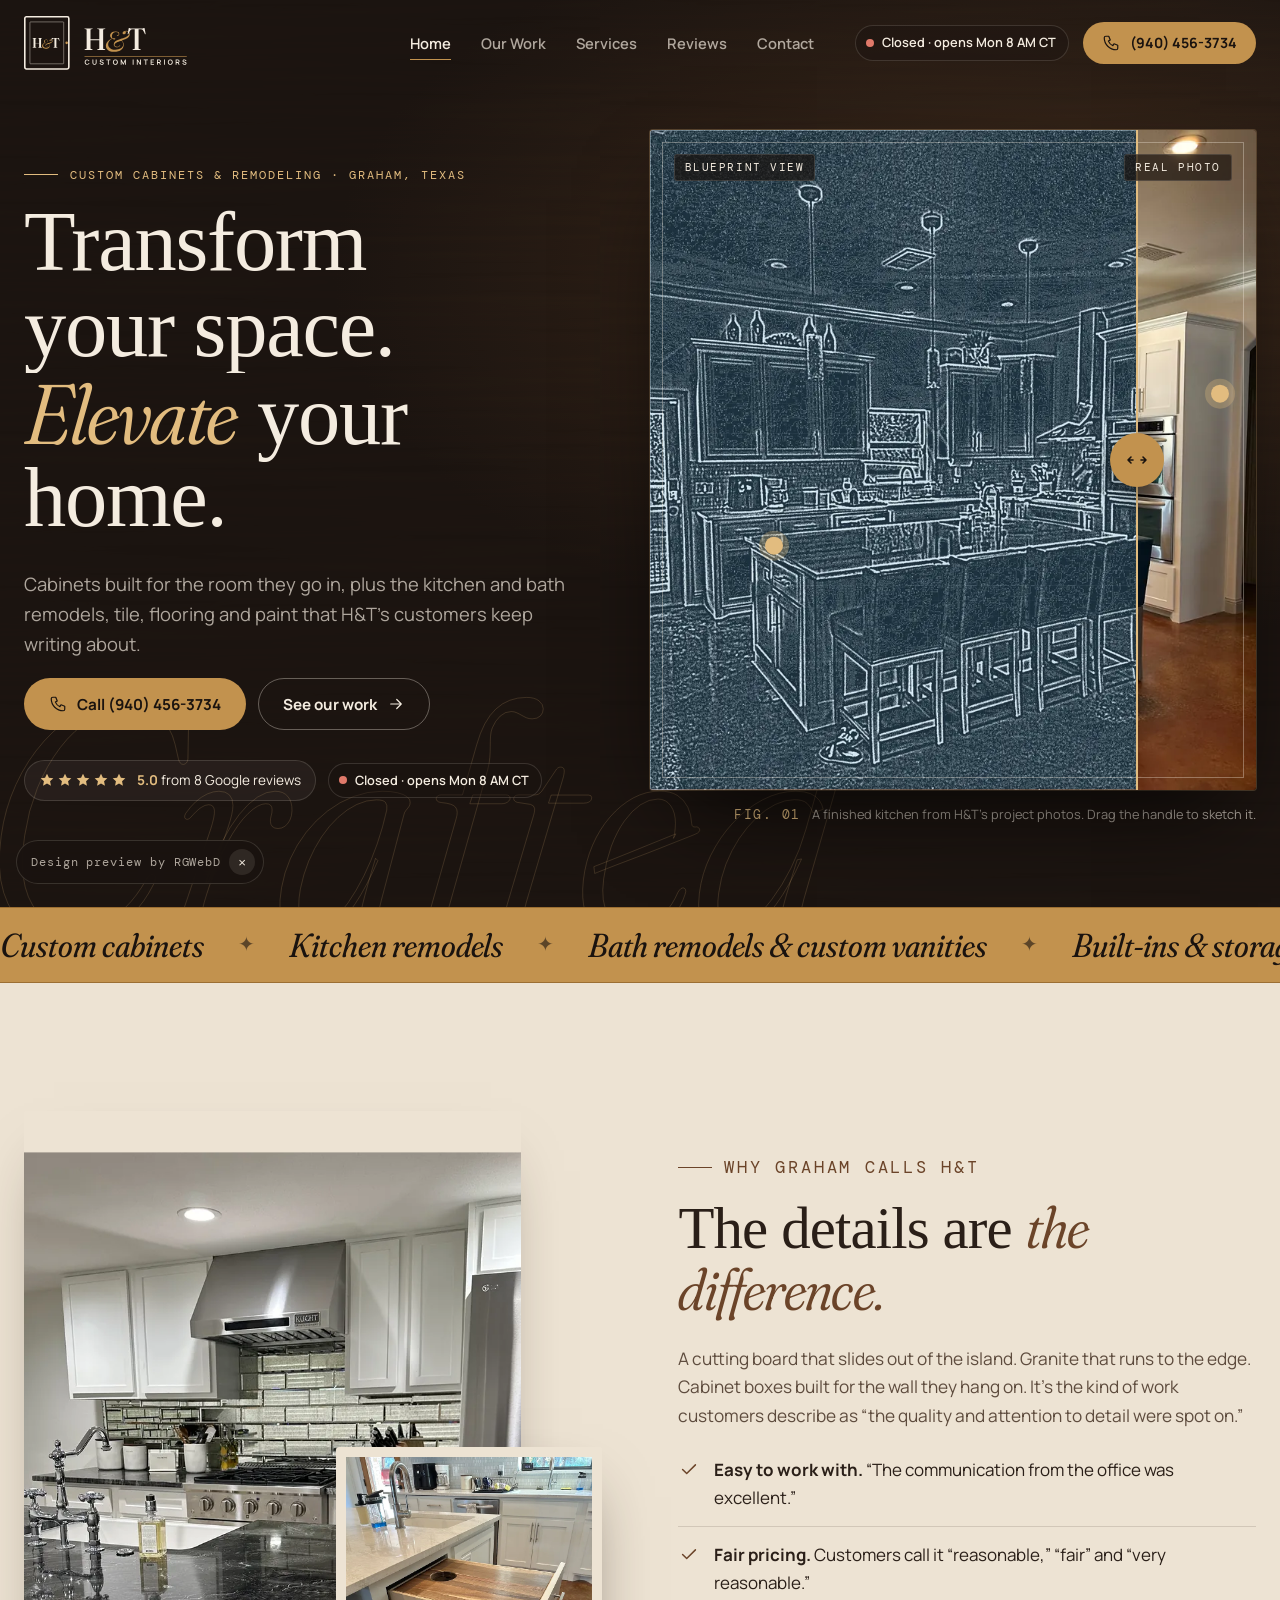
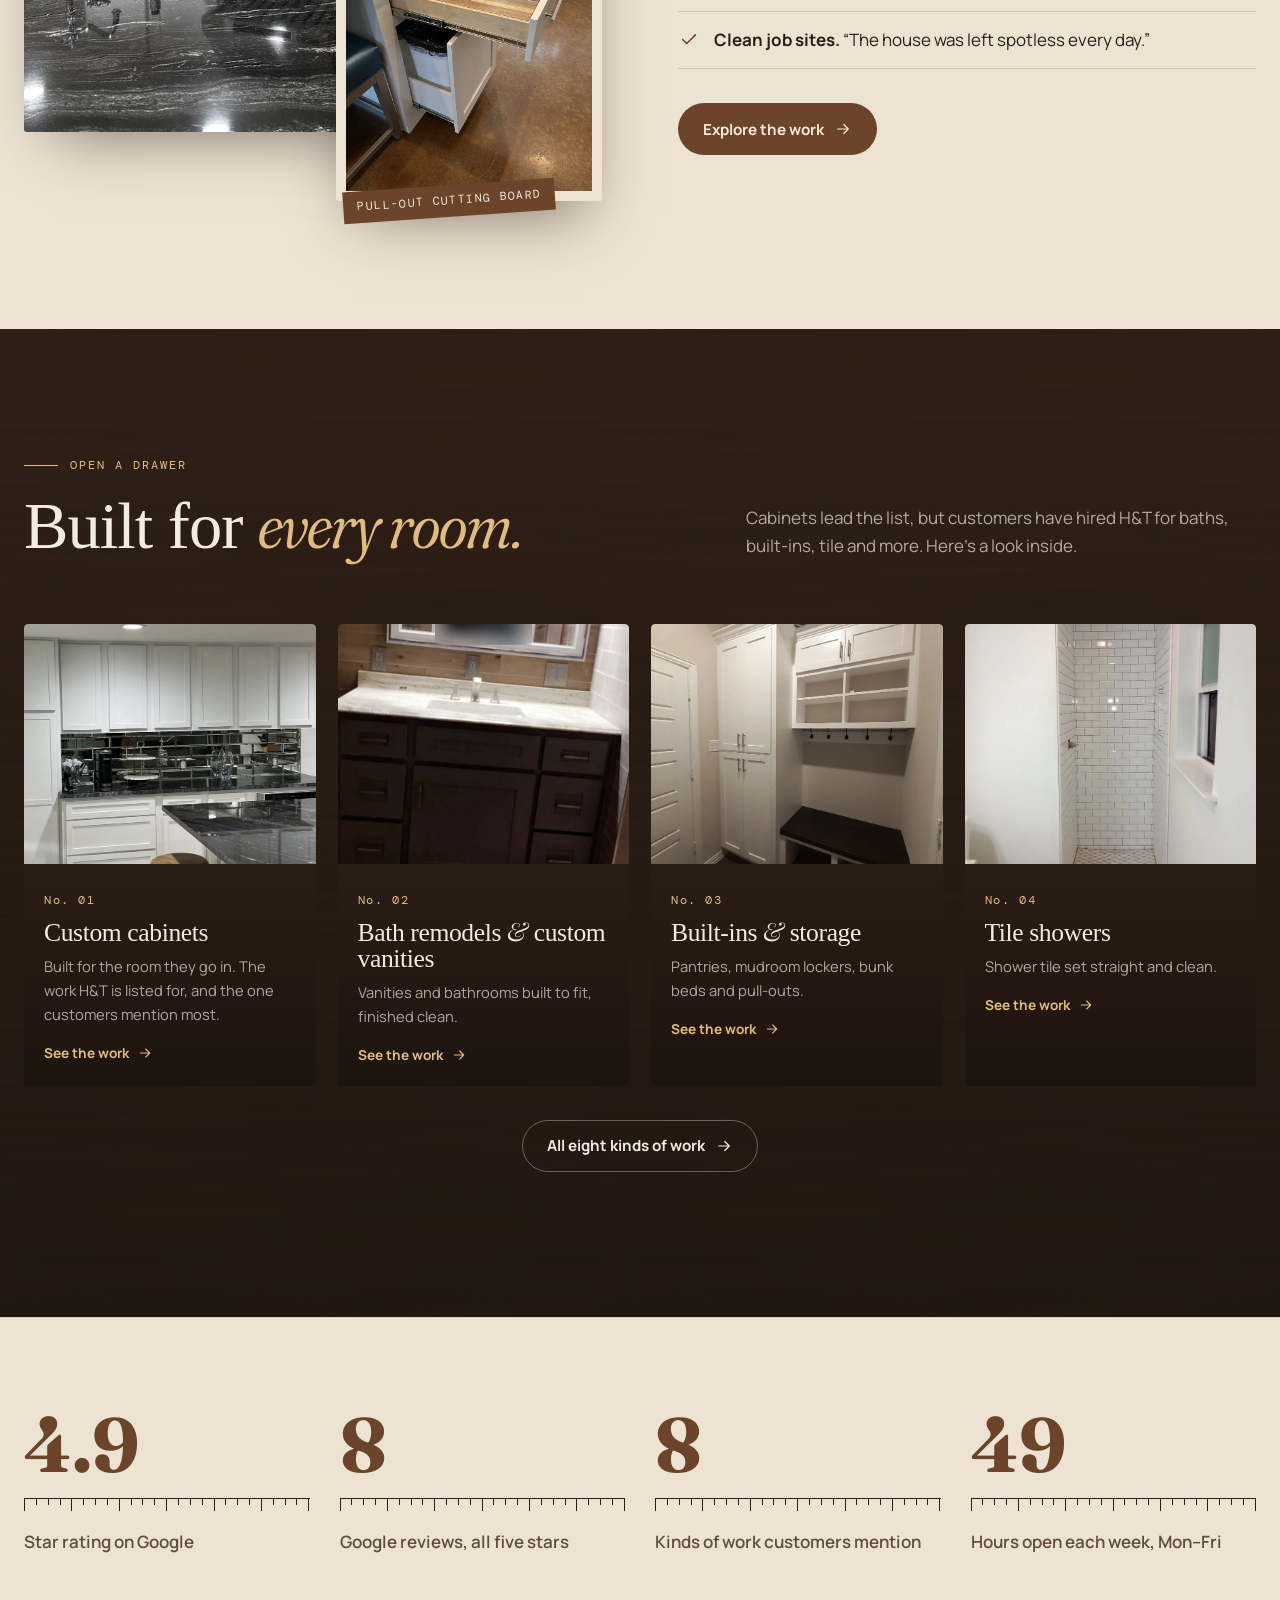
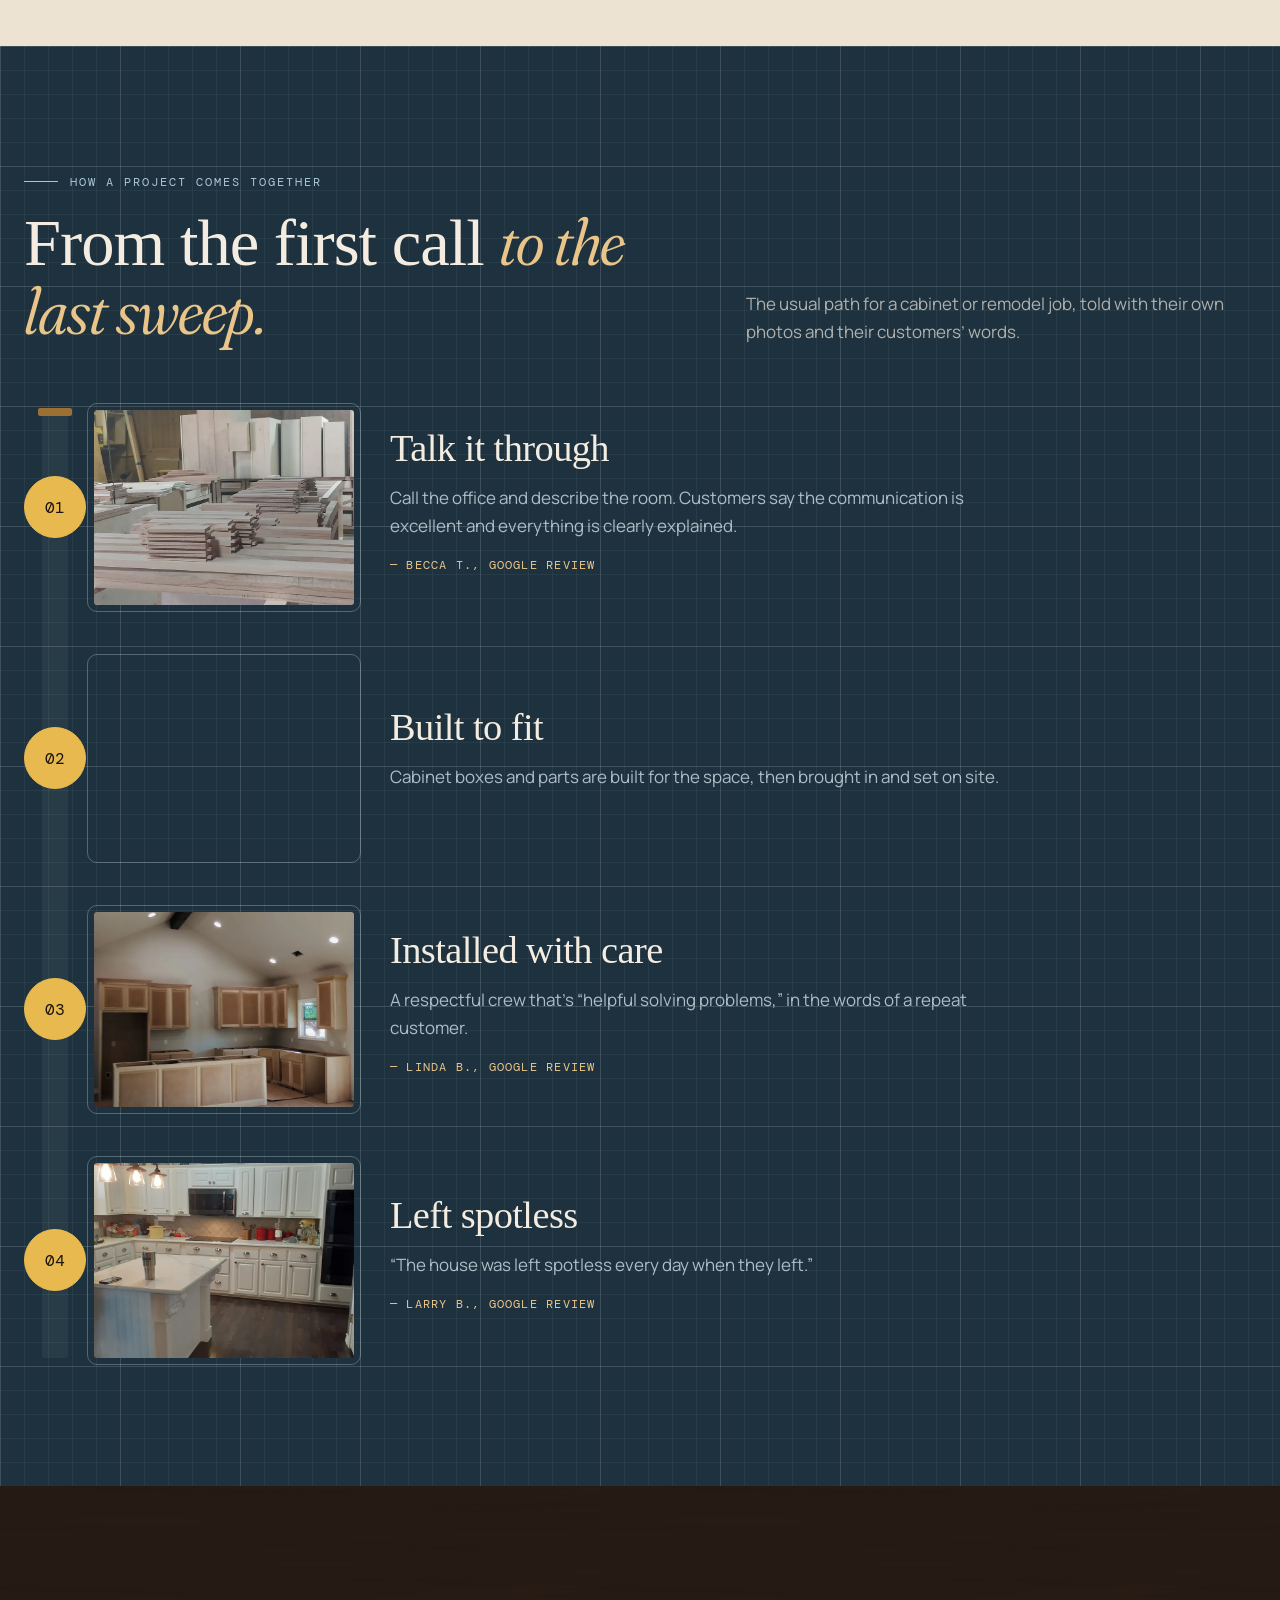
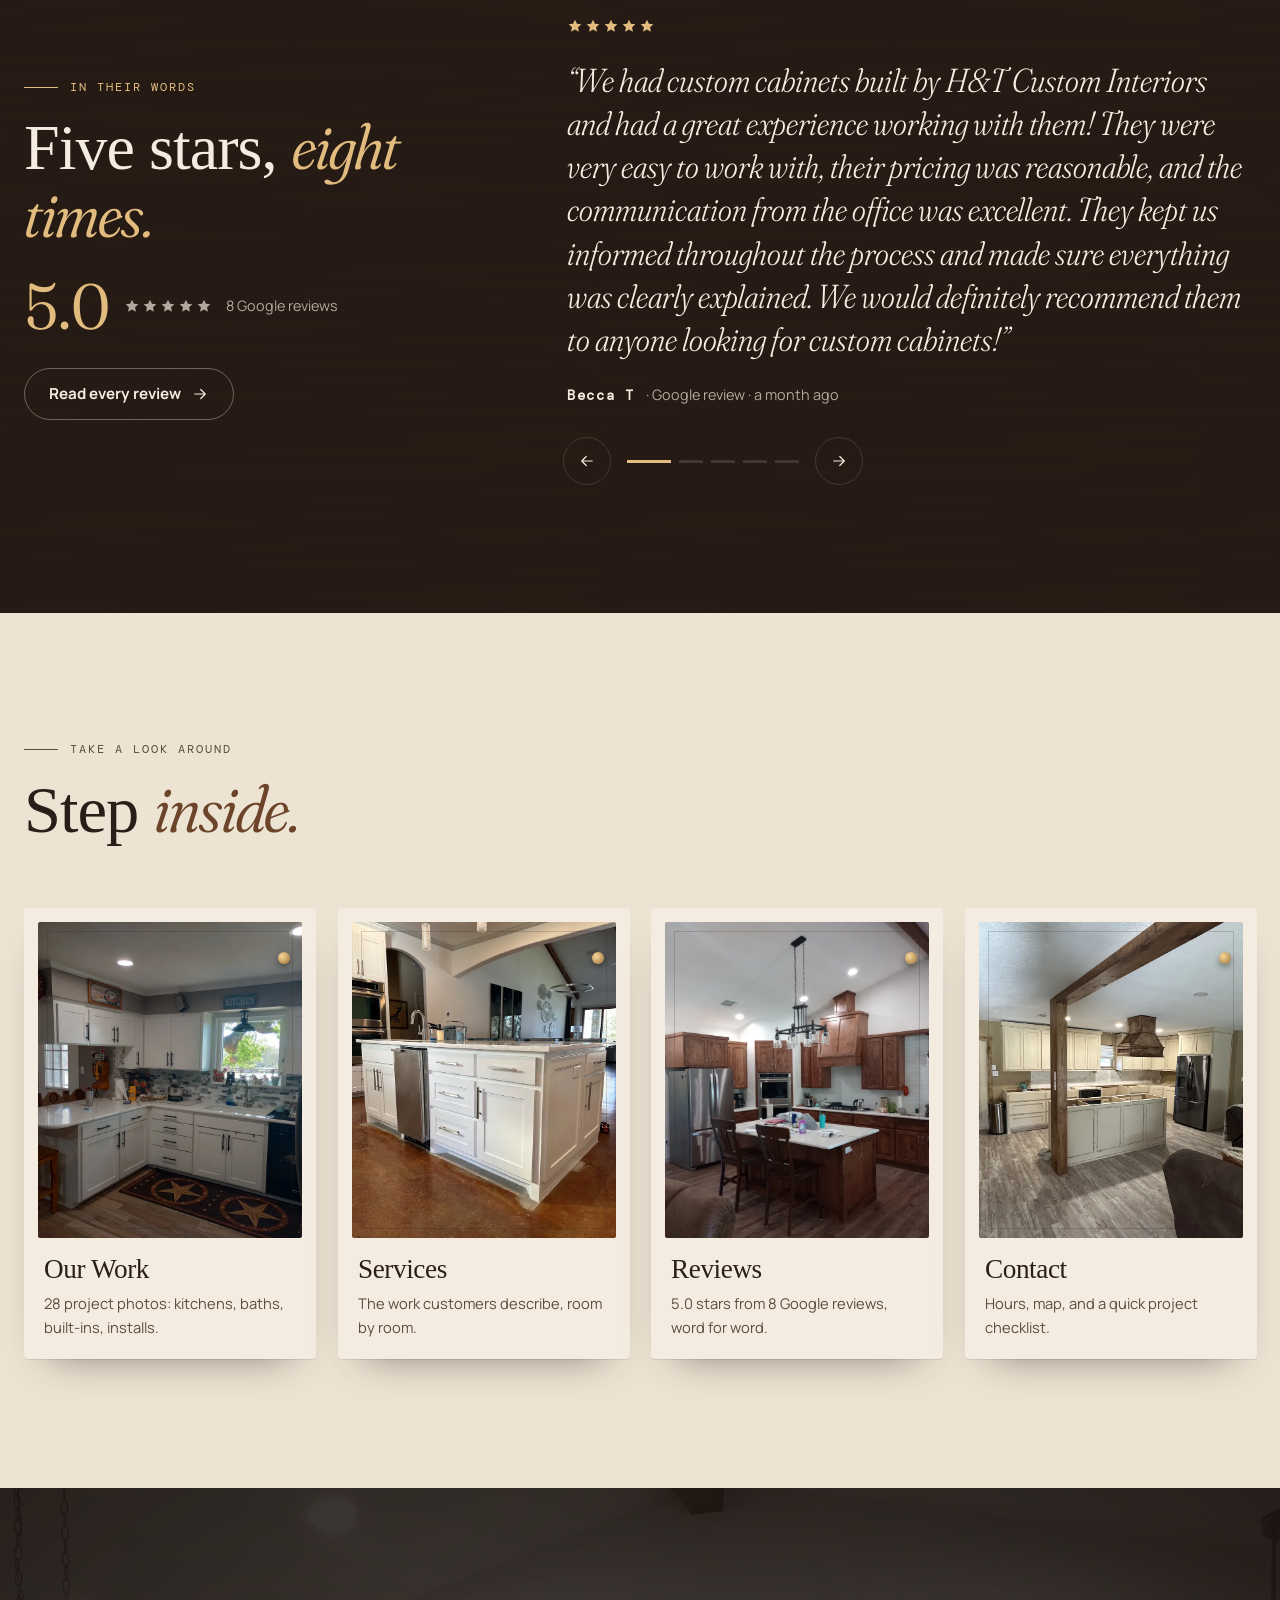
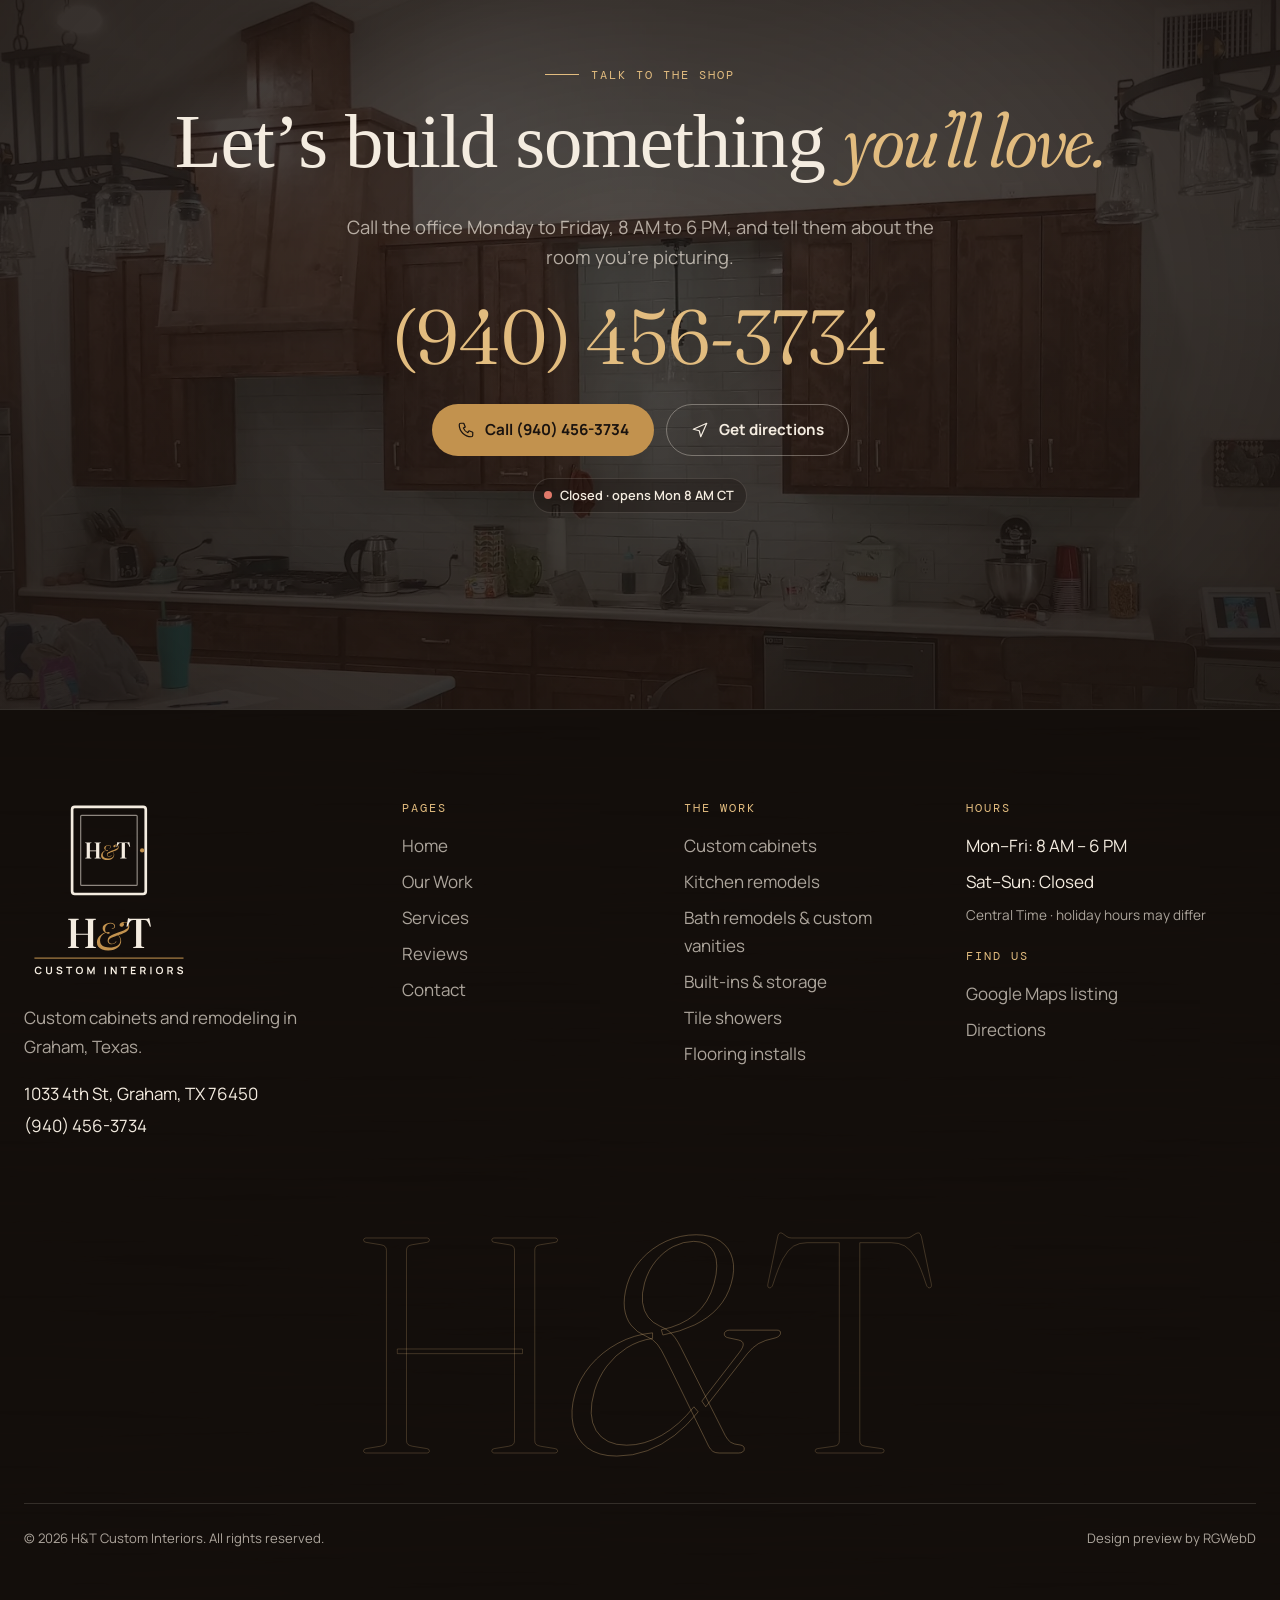
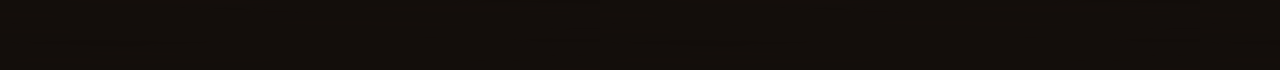
<file: index.html>
<!doctype html><html lang="en"><head><meta charset="utf-8"><meta name="viewport" content="width=device-width,initial-scale=1,viewport-fit=cover">
<title>H&amp;T Custom Interiors | Custom Cabinets &amp; Remodeling in Graham, TX</title><meta name="description" content="H&amp;T Custom Interiors builds custom cabinets and remodels kitchens and baths in Graham, Texas. Rated 5.0 from 8 Google reviews. Call (940) 456-3734."><link rel="canonical" href="https://rgwebd.github.io/htcustominteriors/"><meta name="robots" content="index,follow">
<meta name="theme-color" content="#1A130F"><link rel="icon" href="favicon.ico" sizes="any"><link rel="icon" href="assets/ht-favicon.svg" type="image/svg+xml"><link rel="apple-touch-icon" href="apple-touch-icon.png">
<meta property="og:type" content="website"><meta property="og:site_name" content="H&amp;T Custom Interiors"><meta property="og:title" content="H&amp;T Custom Interiors | Custom Cabinets &amp; Remodeling in Graham, TX"><meta property="og:description" content="H&amp;T Custom Interiors builds custom cabinets and remodels kitchens and baths in Graham, Texas. Rated 5.0 from 8 Google reviews. Call (940) 456-3734."><meta property="og:url" content="https://rgwebd.github.io/htcustominteriors/"><meta property="og:image" content="https://rgwebd.github.io/htcustominteriors/assets/og-image.jpg"><meta property="og:image:width" content="1200"><meta property="og:image:height" content="630"><meta property="og:locale" content="en_US">
<meta name="twitter:card" content="summary_large_image"><meta name="twitter:title" content="H&amp;T Custom Interiors | Custom Cabinets &amp; Remodeling in Graham, TX"><meta name="twitter:description" content="H&amp;T Custom Interiors builds custom cabinets and remodels kitchens and baths in Graham, Texas. Rated 5.0 from 8 Google reviews. Call (940) 456-3734."><meta name="twitter:image" content="https://rgwebd.github.io/htcustominteriors/assets/og-image.jpg">
<link rel="preload" href="assets/fonts/fraunces.woff2" as="font" type="font/woff2" crossorigin><link rel="preload" href="assets/fonts/manrope.woff2" as="font" type="font/woff2" crossorigin>
<link rel="stylesheet" href="assets/styles.css"><script>document.documentElement.classList.add('js')</script><script type="application/ld+json">{"@context": "https://schema.org", "@type": ["HomeAndConstructionBusiness", "GeneralContractor"], "@id": "https://rgwebd.github.io/htcustominteriors/#business", "name": "H&T Custom Interiors", "description": "Cabinet maker and remodeling company in Graham, Texas. Customer reviews describe custom cabinets, kitchen remodels, bath remodels with custom vanities, tile showers, flooring installs, interior painting and a shop build.", "url": "https://rgwebd.github.io/htcustominteriors/", "telephone": "+1-940-456-3734", "image": ["https://rgwebd.github.io/htcustominteriors/assets/img/g05-1600.webp", "https://rgwebd.github.io/htcustominteriors/assets/img/g11-1600.webp", "https://rgwebd.github.io/htcustominteriors/assets/og-image.jpg"], "logo": "https://rgwebd.github.io/htcustominteriors/assets/favicon-512.png", "address": {"@type": "PostalAddress", "streetAddress": "1033 4th St", "addressLocality": "Graham", "addressRegion": "TX", "postalCode": "76450", "addressCountry": "US"}, "geo": {"@type": "GeoCoordinates", "latitude": 33.1072183, "longitude": -98.5799569}, "hasMap": "https://www.google.com/maps/place/H%26T+Custom+Interiors/@33.1072183,-98.5799569,14z/data=!4m6!3m5!1s0x8653c97c9baab7c7:0x69967ee9afec888!8m2!3d33.1072183!4d-98.5799569!16s%2Fg%2F11lkhz7_0f", "sameAs": ["https://www.google.com/maps/place/H%26T+Custom+Interiors/@33.1072183,-98.5799569,14z/data=!4m6!3m5!1s0x8653c97c9baab7c7:0x69967ee9afec888!8m2!3d33.1072183!4d-98.5799569!16s%2Fg%2F11lkhz7_0f"], "openingHoursSpecification": [{"@type": "OpeningHoursSpecification", "dayOfWeek": ["Monday", "Tuesday", "Wednesday", "Thursday", "Friday"], "opens": "08:00", "closes": "18:00"}], "aggregateRating": {"@type": "AggregateRating", "ratingValue": "5.0", "reviewCount": 8, "bestRating": "5", "worstRating": "1"}, "knowsAbout": ["Custom cabinets", "Kitchen remodels", "Bath remodels & custom vanities", "Built-ins & storage", "Tile showers", "Flooring installs", "Interior painting", "Bigger projects"], "makesOffer": [{"@type": "Offer", "itemOffered": {"@type": "Service", "name": "Custom cabinets", "url": "https://rgwebd.github.io/htcustominteriors/services.html#custom-cabinets"}}, {"@type": "Offer", "itemOffered": {"@type": "Service", "name": "Kitchen remodels", "url": "https://rgwebd.github.io/htcustominteriors/services.html#kitchen-remodels"}}, {"@type": "Offer", "itemOffered": {"@type": "Service", "name": "Bath remodels & custom vanities", "url": "https://rgwebd.github.io/htcustominteriors/services.html#bath-remodels"}}, {"@type": "Offer", "itemOffered": {"@type": "Service", "name": "Built-ins & storage", "url": "https://rgwebd.github.io/htcustominteriors/services.html#built-ins"}}, {"@type": "Offer", "itemOffered": {"@type": "Service", "name": "Tile showers", "url": "https://rgwebd.github.io/htcustominteriors/services.html#tile"}}, {"@type": "Offer", "itemOffered": {"@type": "Service", "name": "Flooring installs", "url": "https://rgwebd.github.io/htcustominteriors/services.html#flooring"}}, {"@type": "Offer", "itemOffered": {"@type": "Service", "name": "Interior painting", "url": "https://rgwebd.github.io/htcustominteriors/services.html#painting"}}, {"@type": "Offer", "itemOffered": {"@type": "Service", "name": "Bigger projects", "url": "https://rgwebd.github.io/htcustominteriors/services.html#bigger-projects"}}], "review": [{"@type": "Review", "author": {"@type": "Person", "name": "Becca T"}, "reviewBody": "We had custom cabinets built by H&T Custom Interiors and had a great experience working with them! They were very easy to work with, their pricing was reasonable, and the communication from the office was excellent. They kept us informed throughout the process and made sure everything was clearly explained. We would definitely recommend them to anyone looking for custom cabinets!", "publisher": {"@type": "Organization", "name": "Google"}}, {"@type": "Review", "author": {"@type": "Person", "name": "Linda Bennington"}, "reviewBody": "Have had a lot of work done by Jonathan and his crew. Bath remodel including custom vanities, new shop, and kitchen work. They are excellent!! Very respectful and helpful solving problems. Fair pricing too.", "publisher": {"@type": "Organization", "name": "Google"}}, {"@type": "Review", "author": {"@type": "Person", "name": "David Solis"}, "reviewBody": "H&T Custom Interiors did an awesome job on our kitchen remodel. The quality and attention to detail were spot on. The cabinets look great, and the space turned out even better than I expected. Definitely recommend them if you’re looking for solid, professional work done right.", "publisher": {"@type": "Organization", "name": "Google"}}, {"@type": "Review", "author": {"@type": "Person", "name": "Larry Boer"}, "reviewBody": "Highly recommend for any work needed around your house. Work was excellent, done professionally, and completely to our satisfaction. Very friendly and the house was left spotless every day when they left. Can’t say enough about how pleased we were.", "publisher": {"@type": "Organization", "name": "Google"}}, {"@type": "Review", "author": {"@type": "Person", "name": "Eilleen Farmer"}, "reviewBody": "H&T did a fantastic job of painting the inside of the house in a good time frame. Will use again when we need them", "publisher": {"@type": "Organization", "name": "Google"}}, {"@type": "Review", "author": {"@type": "Person", "name": "Carrol Sutherland"}, "reviewBody": "Very reasonable price and excellent work. He has done my cabinets, tiled a shower and is very good.", "publisher": {"@type": "Organization", "name": "Google"}}]}</script><script src="https://cosmiccallers.lovable.app/demo-track.js" data-demo="htcustominteriors" defer></script></head>
<body><a class="skip" href="#main">Skip to content</a><div class="tape" aria-hidden="true"><i></i></div>
<header class="hdr"><div class="wrap"><a class="brand" href="index.html" aria-label="H&amp;T Custom Interiors home"><img src="assets/ht-horizontal-light.svg" width="311" height="102" alt="H&amp;T Custom Interiors"></a>
<nav class="nav" aria-label="Main"><a href="index.html" aria-current="page">Home</a><a href="work.html">Our Work</a><a href="services.html">Services</a><a href="reviews.html">Reviews</a><a href="contact.html">Contact</a></nav><div class="hdr-cta"><span class="status" data-status><i></i><span>Mon–Fri 8 AM–6 PM CT</span></span><a class="btn sm mag" href="tel:+19404563734"><svg viewBox="0 0 24 24" fill="none" stroke="currentColor" stroke-width="1.6" stroke-linecap="round" stroke-linejoin="round" aria-hidden="true"><path d="M5 3h4l2 5-2.5 1.5a11 11 0 0 0 6 6L16 13l5 2v4a2 2 0 0 1-2 2A16 16 0 0 1 3 5a2 2 0 0 1 2-2z"/></svg><span class="lbl">(940) 456-3734</span></a></div>
<button class="burger" type="button" aria-expanded="false" aria-controls="mnav" aria-label="Open menu"><span></span><span></span></button></div></header>
<nav class="mnav" id="mnav" aria-label="Mobile" aria-hidden="true"><div class="mnav-links"><a href="index.html" aria-current="page">Home</a><a href="work.html">Our Work</a><a href="services.html">Services</a><a href="reviews.html">Reviews</a><a href="contact.html">Contact</a></div><div class="ctas"><a class="btn mag " href="tel:+19404563734"><svg viewBox="0 0 24 24" fill="none" stroke="currentColor" stroke-width="1.6" stroke-linecap="round" stroke-linejoin="round" aria-hidden="true"><path d="M5 3h4l2 5-2.5 1.5a11 11 0 0 0 6 6L16 13l5 2v4a2 2 0 0 1-2 2A16 16 0 0 1 3 5a2 2 0 0 1 2-2z"/></svg><span class="lbl">Call (940) 456-3734</span></a><a class="btn mag ghost" href="https://www.google.com/maps/dir/?api=1&destination=H%26T+Custom+Interiors%2C+1033+4th+St%2C+Graham%2C+TX+76450" target="_blank" rel="noopener"><svg viewBox="0 0 24 24" fill="none" stroke="currentColor" stroke-width="1.6" stroke-linecap="round" stroke-linejoin="round" aria-hidden="true"><path d="M3 11l18-8-8 18-2-8z"/></svg><span class="lbl">Get directions</span></a></div><p><span class="status" data-status><i></i><span>Mon–Fri 8 AM–6 PM CT</span></span></p></nav><main id="main"><div class="doors" aria-hidden="true"><div class="dl"><span class="kn"></span></div><div class="dr"><span class="kn"></span></div><img class="dmono" src="assets/ht-emblem-light.svg" width="100" height="118" alt=""></div>
<section class="hero grain" aria-labelledby="h1"><div class="bgword" aria-hidden="true">Crafted</div><div class="hero-in wrap">
<div class="hero-copy"><p class="kicker fade">Custom cabinets &amp; remodeling · Graham, Texas</p>
<h1 id="h1"><span class="l"><span>Transform</span></span><span class="l"><span>your space.</span></span><span class="l"><span><em>Elevate</em> your home.</span></span></h1>
<p class="lead fade">Cabinets built for the room they go in, plus the kitchen and bath remodels, tile, flooring and paint that H&amp;T’s customers keep writing about.</p>
<div class="ctas fade d2"><a class="btn mag " href="tel:+19404563734"><svg viewBox="0 0 24 24" fill="none" stroke="currentColor" stroke-width="1.6" stroke-linecap="round" stroke-linejoin="round" aria-hidden="true"><path d="M5 3h4l2 5-2.5 1.5a11 11 0 0 0 6 6L16 13l5 2v4a2 2 0 0 1-2 2A16 16 0 0 1 3 5a2 2 0 0 1 2-2z"/></svg><span class="lbl">Call (940) 456-3734</span></a><a class="btn mag ghost" href="work.html"><span class="lbl">See our work</span><svg viewBox="0 0 24 24" fill="none" stroke="currentColor" stroke-width="1.6" stroke-linecap="round" stroke-linejoin="round" aria-hidden="true"><path d="M5 12h14M13 6l6 6-6 6"/></svg></a></div>
<div class="trust fade d2"><a class="chip" href="https://maps.app.goo.gl/E3Pw4QvxWSLH55m39" target="_blank" rel="noopener"><span class="stars" role="img" aria-label="5 out of 5 stars"><svg viewBox="0 0 24 24" fill="currentColor" aria-hidden="true"><path d="M12 2.5l2.9 6.1 6.6.8-4.9 4.6 1.3 6.6L12 17.3l-5.9 3.3 1.3-6.6-4.9-4.6 6.6-.8z"/></svg><svg viewBox="0 0 24 24" fill="currentColor" aria-hidden="true"><path d="M12 2.5l2.9 6.1 6.6.8-4.9 4.6 1.3 6.6L12 17.3l-5.9 3.3 1.3-6.6-4.9-4.6 6.6-.8z"/></svg><svg viewBox="0 0 24 24" fill="currentColor" aria-hidden="true"><path d="M12 2.5l2.9 6.1 6.6.8-4.9 4.6 1.3 6.6L12 17.3l-5.9 3.3 1.3-6.6-4.9-4.6 6.6-.8z"/></svg><svg viewBox="0 0 24 24" fill="currentColor" aria-hidden="true"><path d="M12 2.5l2.9 6.1 6.6.8-4.9 4.6 1.3 6.6L12 17.3l-5.9 3.3 1.3-6.6-4.9-4.6 6.6-.8z"/></svg><svg viewBox="0 0 24 24" fill="currentColor" aria-hidden="true"><path d="M12 2.5l2.9 6.1 6.6.8-4.9 4.6 1.3 6.6L12 17.3l-5.9 3.3 1.3-6.6-4.9-4.6 6.6-.8z"/></svg></span><span><b>5.0</b> from 8 Google reviews</span></a><span class="status" data-status><i></i><span>Mon–Fri 8 AM–6 PM CT</span></span></div></div>
<div class="hero-media"><div class="bp" data-bp style="--x:100%"><div class="bp-photo kb"><img src="assets/img/g05-1600.webp" srcset="assets/img/g05-800.webp 800w, assets/img/g05-1600.webp 1600w" sizes="(max-width:900px) 100vw, 52vw" width="1600" height="1740" alt="Open kitchen with an island, navy bar stools, white cabinets and pendant lights" fetchpriority="high" decoding="async"></div><div class="bp-line"><img src="assets/img/g05bp-1600.webp" srcset="assets/img/g05bp-800.webp 800w, assets/img/g05bp-1600.webp 1600w" sizes="(max-width:900px) 100vw, 52vw" width="1600" height="1740" alt="" decoding="async"></div>
<button class="bp-h" type="button" role="slider" aria-label="Compare the line drawing with the real photo" aria-valuemin="0" aria-valuemax="100" aria-valuenow="100"><span><svg viewBox="0 0 24 24" fill="none" stroke="currentColor" stroke-width="1.6" stroke-linecap="round" stroke-linejoin="round" aria-hidden="true"><path d="M8 12H3m0 0l3-3m-3 3l3 3M16 12h5m0 0l-3-3m3 3l-3 3"/></svg></span></button>
<span class="bp-tag t1" aria-hidden="true">Blueprint view</span><span class="bp-tag t2" aria-hidden="true">Real photo</span>
<a class="pin" href="services.html#custom-cabinets" style="left:31%;top:63%"><span class="dot"></span><span class="pl">Island cabinetry</span></a>
<a class="pin rev" href="services.html#kitchen-remodels" style="left:83%;top:40%"><span class="dot"></span><span class="pl">Tall oven cabinet</span></a></div>
<p class="hero-cap"><span>FIG. 01</span> A finished kitchen from H&amp;T’s project photos. Drag the handle to sketch it.</p></div></div></section>
<div class="marquee" aria-hidden="true"><ul><li>Custom cabinets</li><li>Kitchen remodels</li><li>Bath remodels & custom vanities</li><li>Built-ins & storage</li><li>Tile showers</li><li>Flooring installs</li><li>Interior painting</li><li>Bigger projects</li><li>Custom cabinets</li><li>Kitchen remodels</li><li>Bath remodels & custom vanities</li><li>Built-ins & storage</li><li>Tile showers</li><li>Flooring installs</li><li>Interior painting</li><li>Bigger projects</li></ul></div>
<section class="sec paper detail"><div class="wrap det">
<div class="det-ph" data-r="left"><div class="det-a"><img src="assets/img/g11-1600.webp" srcset="assets/img/g11-800.webp 800w, assets/img/g11-1600.webp 1500w" sizes="(max-width:900px) 90vw, 40vw" width="1500" height="2000" alt="Black and white granite island counter in a white kitchen with a steel range hood" loading="lazy" decoding="async" data-px="0.05"></div><div class="det-b"><img src="assets/img/g14-1600.webp" srcset="assets/img/g14-800.webp 800w, assets/img/g14-1600.webp 1500w" sizes="(max-width:900px) 50vw, 20vw" width="1500" height="2000" alt="Pull-out cutting-board drawer and trash pull-out in a kitchen island" loading="lazy" decoding="async"></div><span class="stamp">Pull-out cutting board</span></div>
<div class="det-tx" data-r><p class="kicker">Why Graham calls H&amp;T</p><h2 class="split-h">The details are <em>the difference.</em></h2>
<p>A cutting board that slides out of the island. Granite that runs to the edge. Cabinet boxes built for the wall they hang on. It’s the kind of work customers describe as “the quality and attention to detail were spot on.”</p>
<ul class="ticks"><li><svg viewBox="0 0 24 24" fill="none" stroke="currentColor" stroke-width="1.6" stroke-linecap="round" stroke-linejoin="round" aria-hidden="true"><path d="M5 12.5l4.5 4.5L19 7.5"/></svg><span><b>Easy to work with.</b> “The communication from the office was excellent.”</span></li><li><svg viewBox="0 0 24 24" fill="none" stroke="currentColor" stroke-width="1.6" stroke-linecap="round" stroke-linejoin="round" aria-hidden="true"><path d="M5 12.5l4.5 4.5L19 7.5"/></svg><span><b>Fair pricing.</b> Customers call it “reasonable,” “fair” and “very reasonable.”</span></li><li><svg viewBox="0 0 24 24" fill="none" stroke="currentColor" stroke-width="1.6" stroke-linecap="round" stroke-linejoin="round" aria-hidden="true"><path d="M5 12.5l4.5 4.5L19 7.5"/></svg><span><b>Clean job sites.</b> “The house was left spotless every day.”</span></li></ul>
<a class="btn mag solid" href="services.html"><span class="lbl">Explore the work</span><svg viewBox="0 0 24 24" fill="none" stroke="currentColor" stroke-width="1.6" stroke-linecap="round" stroke-linejoin="round" aria-hidden="true"><path d="M5 12h14M13 6l6 6-6 6"/></svg></a></div></div></section>
<section class="sec wood grain"><div class="wrap"><div class="head"><div><p class="kicker">Open a drawer</p><h2 class="split-h">Built for <em>every room.</em></h2></div><p>Cabinets lead the list, but customers have hired H&amp;T for baths, built-ins, tile and more. Here’s a look inside.</p></div>
<div class="drawers"><article class="drawer" data-r><a class="drawer-body" href="services.html#custom-cabinets"><div class="drawer-ph"><img src="assets/img/g13-1600.webp" srcset="assets/img/g13-800.webp 800w, assets/img/g13-1600.webp 1500w" sizes="(max-width:900px) 90vw, 30vw" width="1500" height="2000" alt="White cabinets, mirrored backsplash and a dark granite island with stools" loading="lazy" decoding="async"></div><div class="drawer-tx"><span class="no">No. 01</span><h3>Custom cabinets</h3><p>Built for the room they go in. The work H&T is listed for, and the one customers mention most.</p><span class="more">See the work <svg viewBox="0 0 24 24" fill="none" stroke="currentColor" stroke-width="1.6" stroke-linecap="round" stroke-linejoin="round" aria-hidden="true"><path d="M5 12h14M13 6l6 6-6 6"/></svg></span></div></a>
<div class="drawer-front" aria-hidden="true"><span class="pull"></span><span class="lab">Custom cabinets</span></div></article><article class="drawer" data-r><a class="drawer-body" href="services.html#bath-remodels"><div class="drawer-ph"><img src="assets/img/g16-800.webp" srcset="assets/img/g16-800.webp 720w" sizes="(max-width:900px) 90vw, 30vw" width="720" height="1280" alt="Dark wood bathroom vanity with a marble top and a lighted mirror" loading="lazy" decoding="async"></div><div class="drawer-tx"><span class="no">No. 02</span><h3>Bath remodels & custom vanities</h3><p>Vanities and bathrooms built to fit, finished clean.</p><span class="more">See the work <svg viewBox="0 0 24 24" fill="none" stroke="currentColor" stroke-width="1.6" stroke-linecap="round" stroke-linejoin="round" aria-hidden="true"><path d="M5 12h14M13 6l6 6-6 6"/></svg></span></div></a>
<div class="drawer-front" aria-hidden="true"><span class="pull"></span><span class="lab">Bath remodels & custom vanities</span></div></article><article class="drawer" data-r><a class="drawer-body" href="services.html#built-ins"><div class="drawer-ph"><img src="assets/img/g17-1600.webp" srcset="assets/img/g17-800.webp 800w, assets/img/g17-1600.webp 1500w" sizes="(max-width:900px) 90vw, 30vw" width="1500" height="2000" alt="White mudroom locker unit with a bench and upper cubbies" loading="lazy" decoding="async"></div><div class="drawer-tx"><span class="no">No. 03</span><h3>Built-ins & storage</h3><p>Pantries, mudroom lockers, bunk beds and pull-outs.</p><span class="more">See the work <svg viewBox="0 0 24 24" fill="none" stroke="currentColor" stroke-width="1.6" stroke-linecap="round" stroke-linejoin="round" aria-hidden="true"><path d="M5 12h14M13 6l6 6-6 6"/></svg></span></div></a>
<div class="drawer-front" aria-hidden="true"><span class="pull"></span><span class="lab">Built-ins & storage</span></div></article><article class="drawer" data-r><a class="drawer-body" href="services.html#tile"><div class="drawer-ph"><img src="assets/img/g02-1600.webp" srcset="assets/img/g02-800.webp 800w, assets/img/g02-1600.webp 1506w" sizes="(max-width:900px) 90vw, 30vw" width="1506" height="2000" alt="White subway-tile walk-in shower with a tiled floor and niche" loading="lazy" decoding="async"></div><div class="drawer-tx"><span class="no">No. 04</span><h3>Tile showers</h3><p>Shower tile set straight and clean.</p><span class="more">See the work <svg viewBox="0 0 24 24" fill="none" stroke="currentColor" stroke-width="1.6" stroke-linecap="round" stroke-linejoin="round" aria-hidden="true"><path d="M5 12h14M13 6l6 6-6 6"/></svg></span></div></a>
<div class="drawer-front" aria-hidden="true"><span class="pull"></span><span class="lab">Tile showers</span></div></article></div><p class="c" style="margin-top:34px"><a class="btn mag ghost" href="services.html"><span class="lbl">All eight kinds of work</span><svg viewBox="0 0 24 24" fill="none" stroke="currentColor" stroke-width="1.6" stroke-linecap="round" stroke-linejoin="round" aria-hidden="true"><path d="M5 12h14M13 6l6 6-6 6"/></svg></a></p></div></section>
<section class="sec paper ctrs"><div class="wrap ctr-grid"><div class="ctr" data-r><div class="num" data-count="5.0" data-dec="1"><b>5.0</b></div><div class="ruler" aria-hidden="true"><i style="--k:0"></i><i style="--k:1"></i><i style="--k:2"></i><i style="--k:3"></i><i style="--k:4"></i><i style="--k:5"></i><i style="--k:6"></i><i style="--k:7"></i><i style="--k:8"></i><i style="--k:9"></i><i style="--k:10"></i><i style="--k:11"></i><i style="--k:12"></i><i style="--k:13"></i><i style="--k:14"></i><i style="--k:15"></i><i style="--k:16"></i><i style="--k:17"></i><i style="--k:18"></i><i style="--k:19"></i><i style="--k:20"></i><i style="--k:21"></i><i style="--k:22"></i><i style="--k:23"></i><i style="--k:24"></i></div><p>Star rating on Google</p></div><div class="ctr" data-r><div class="num" data-count="8" data-dec="0"><b>8</b></div><div class="ruler" aria-hidden="true"><i style="--k:0"></i><i style="--k:1"></i><i style="--k:2"></i><i style="--k:3"></i><i style="--k:4"></i><i style="--k:5"></i><i style="--k:6"></i><i style="--k:7"></i><i style="--k:8"></i><i style="--k:9"></i><i style="--k:10"></i><i style="--k:11"></i><i style="--k:12"></i><i style="--k:13"></i><i style="--k:14"></i><i style="--k:15"></i><i style="--k:16"></i><i style="--k:17"></i><i style="--k:18"></i><i style="--k:19"></i><i style="--k:20"></i><i style="--k:21"></i><i style="--k:22"></i><i style="--k:23"></i><i style="--k:24"></i></div><p>Google reviews, all five stars</p></div><div class="ctr" data-r><div class="num" data-count="8" data-dec="0"><b>8</b></div><div class="ruler" aria-hidden="true"><i style="--k:0"></i><i style="--k:1"></i><i style="--k:2"></i><i style="--k:3"></i><i style="--k:4"></i><i style="--k:5"></i><i style="--k:6"></i><i style="--k:7"></i><i style="--k:8"></i><i style="--k:9"></i><i style="--k:10"></i><i style="--k:11"></i><i style="--k:12"></i><i style="--k:13"></i><i style="--k:14"></i><i style="--k:15"></i><i style="--k:16"></i><i style="--k:17"></i><i style="--k:18"></i><i style="--k:19"></i><i style="--k:20"></i><i style="--k:21"></i><i style="--k:22"></i><i style="--k:23"></i><i style="--k:24"></i></div><p>Kinds of work customers mention</p></div><div class="ctr" data-r><div class="num" data-count="50" data-dec="0"><b>50</b></div><div class="ruler" aria-hidden="true"><i style="--k:0"></i><i style="--k:1"></i><i style="--k:2"></i><i style="--k:3"></i><i style="--k:4"></i><i style="--k:5"></i><i style="--k:6"></i><i style="--k:7"></i><i style="--k:8"></i><i style="--k:9"></i><i style="--k:10"></i><i style="--k:11"></i><i style="--k:12"></i><i style="--k:13"></i><i style="--k:14"></i><i style="--k:15"></i><i style="--k:16"></i><i style="--k:17"></i><i style="--k:18"></i><i style="--k:19"></i><i style="--k:20"></i><i style="--k:21"></i><i style="--k:22"></i><i style="--k:23"></i><i style="--k:24"></i></div><p>Hours open each week, Mon–Fri</p></div></div></section>
<section class="sec bpgrid"><div class="wrap"><div class="head"><div><p class="kicker">How a project comes together</p><h2 class="split-h">From the first call <em>to the last sweep.</em></h2></div><p>The usual path for a cabinet or remodel job, told with their own photos and their customers’ words.</p></div>
<ol class="tl"><span class="tape-line" aria-hidden="true"><i></i></span><li class="step"><span class="mark" aria-hidden="true">01</span><div class="step-ph"><img src="assets/img/g18-1600.webp" srcset="assets/img/g18-800.webp 800w, assets/img/g18-1600.webp 1600w" sizes="(max-width:900px) 80vw, 300px" width="1600" height="1600" alt="Cabinet boxes and cut parts stacked during a build" loading="lazy" decoding="async"></div><div class="step-tx"><h3>Talk it through</h3><p>Call the office and describe the room. Customers say the communication is excellent and everything is clearly explained.</p><p class="by">— Becca T., Google review</p></div></li><li class="step"><span class="mark" aria-hidden="true">02</span><div class="step-ph"><img src="assets/img/g03-1600.webp" srcset="assets/img/g03-800.webp 800w, assets/img/g03-1600.webp 1506w" sizes="(max-width:900px) 80vw, 300px" width="1506" height="2000" alt="Unfinished cabinet boxes being set on a covered floor during an install" loading="lazy" decoding="async"></div><div class="step-tx"><h3>Built to fit</h3><p>Cabinet boxes and parts are built for the space, then brought in and set on site.</p></div></li><li class="step"><span class="mark" aria-hidden="true">03</span><div class="step-ph"><img src="assets/img/g33-1600.webp" srcset="assets/img/g33-800.webp 800w, assets/img/g33-1600.webp 1506w" sizes="(max-width:900px) 80vw, 300px" width="1506" height="2000" alt="Kitchen cabinets mid-install under a vaulted ceiling with a dark beam" loading="lazy" decoding="async"></div><div class="step-tx"><h3>Installed with care</h3><p>A respectful crew that’s “helpful solving problems,” in the words of a repeat customer.</p><p class="by">— Linda B., Google review</p></div></li><li class="step"><span class="mark" aria-hidden="true">04</span><div class="step-ph"><img src="assets/img/g19-1600.webp" srcset="assets/img/g19-800.webp 800w, assets/img/g19-1600.webp 1500w" sizes="(max-width:900px) 80vw, 300px" width="1500" height="2000" alt="White kitchen with an island, pendant lights and dark wood floor" loading="lazy" decoding="async"></div><div class="step-tx"><h3>Left spotless</h3><p>“The house was left spotless every day when they left.”</p><p class="by">— Larry B., Google review</p></div></li></ol></div></section>
<section class="sec dark grain revs"><div class="wrap"><div class="rev-in"><div class="rev-head"><p class="kicker">In their words</p><h2 class="split-h">Five stars, <em>eight times.</em></h2><p class="rev-score"><b>5.0</b><span class="stars" role="img" aria-label="5 out of 5 stars"><svg viewBox="0 0 24 24" fill="currentColor" aria-hidden="true"><path d="M12 2.5l2.9 6.1 6.6.8-4.9 4.6 1.3 6.6L12 17.3l-5.9 3.3 1.3-6.6-4.9-4.6 6.6-.8z"/></svg><svg viewBox="0 0 24 24" fill="currentColor" aria-hidden="true"><path d="M12 2.5l2.9 6.1 6.6.8-4.9 4.6 1.3 6.6L12 17.3l-5.9 3.3 1.3-6.6-4.9-4.6 6.6-.8z"/></svg><svg viewBox="0 0 24 24" fill="currentColor" aria-hidden="true"><path d="M12 2.5l2.9 6.1 6.6.8-4.9 4.6 1.3 6.6L12 17.3l-5.9 3.3 1.3-6.6-4.9-4.6 6.6-.8z"/></svg><svg viewBox="0 0 24 24" fill="currentColor" aria-hidden="true"><path d="M12 2.5l2.9 6.1 6.6.8-4.9 4.6 1.3 6.6L12 17.3l-5.9 3.3 1.3-6.6-4.9-4.6 6.6-.8z"/></svg><svg viewBox="0 0 24 24" fill="currentColor" aria-hidden="true"><path d="M12 2.5l2.9 6.1 6.6.8-4.9 4.6 1.3 6.6L12 17.3l-5.9 3.3 1.3-6.6-4.9-4.6 6.6-.8z"/></svg></span><span>8 Google reviews</span></p><a class="btn mag ghost" href="reviews.html"><span class="lbl">Read every review</span><svg viewBox="0 0 24 24" fill="none" stroke="currentColor" stroke-width="1.6" stroke-linecap="round" stroke-linejoin="round" aria-hidden="true"><path d="M5 12h14M13 6l6 6-6 6"/></svg></a></div><div class="car" aria-roledescription="carousel" aria-label="Customer reviews"><div class="car-view"><div class="car-track"><figure class="slide" role="group" aria-roledescription="slide" aria-label="1 of 5"><span class="stars" role="img" aria-label="5 out of 5 stars"><svg viewBox="0 0 24 24" fill="currentColor" aria-hidden="true"><path d="M12 2.5l2.9 6.1 6.6.8-4.9 4.6 1.3 6.6L12 17.3l-5.9 3.3 1.3-6.6-4.9-4.6 6.6-.8z"/></svg><svg viewBox="0 0 24 24" fill="currentColor" aria-hidden="true"><path d="M12 2.5l2.9 6.1 6.6.8-4.9 4.6 1.3 6.6L12 17.3l-5.9 3.3 1.3-6.6-4.9-4.6 6.6-.8z"/></svg><svg viewBox="0 0 24 24" fill="currentColor" aria-hidden="true"><path d="M12 2.5l2.9 6.1 6.6.8-4.9 4.6 1.3 6.6L12 17.3l-5.9 3.3 1.3-6.6-4.9-4.6 6.6-.8z"/></svg><svg viewBox="0 0 24 24" fill="currentColor" aria-hidden="true"><path d="M12 2.5l2.9 6.1 6.6.8-4.9 4.6 1.3 6.6L12 17.3l-5.9 3.3 1.3-6.6-4.9-4.6 6.6-.8z"/></svg><svg viewBox="0 0 24 24" fill="currentColor" aria-hidden="true"><path d="M12 2.5l2.9 6.1 6.6.8-4.9 4.6 1.3 6.6L12 17.3l-5.9 3.3 1.3-6.6-4.9-4.6 6.6-.8z"/></svg></span><blockquote>“We had custom cabinets built by H&amp;T Custom Interiors and had a great experience working with them! They were very easy to work with, their pricing was reasonable, and the communication from the office was excellent. They kept us informed throughout the process and made sure everything was clearly explained. We would definitely recommend them to anyone looking for custom cabinets!”</blockquote><figcaption><span>Becca T</span> · Google review · a month ago</figcaption></figure><figure class="slide" role="group" aria-roledescription="slide" aria-label="2 of 5"><span class="stars" role="img" aria-label="5 out of 5 stars"><svg viewBox="0 0 24 24" fill="currentColor" aria-hidden="true"><path d="M12 2.5l2.9 6.1 6.6.8-4.9 4.6 1.3 6.6L12 17.3l-5.9 3.3 1.3-6.6-4.9-4.6 6.6-.8z"/></svg><svg viewBox="0 0 24 24" fill="currentColor" aria-hidden="true"><path d="M12 2.5l2.9 6.1 6.6.8-4.9 4.6 1.3 6.6L12 17.3l-5.9 3.3 1.3-6.6-4.9-4.6 6.6-.8z"/></svg><svg viewBox="0 0 24 24" fill="currentColor" aria-hidden="true"><path d="M12 2.5l2.9 6.1 6.6.8-4.9 4.6 1.3 6.6L12 17.3l-5.9 3.3 1.3-6.6-4.9-4.6 6.6-.8z"/></svg><svg viewBox="0 0 24 24" fill="currentColor" aria-hidden="true"><path d="M12 2.5l2.9 6.1 6.6.8-4.9 4.6 1.3 6.6L12 17.3l-5.9 3.3 1.3-6.6-4.9-4.6 6.6-.8z"/></svg><svg viewBox="0 0 24 24" fill="currentColor" aria-hidden="true"><path d="M12 2.5l2.9 6.1 6.6.8-4.9 4.6 1.3 6.6L12 17.3l-5.9 3.3 1.3-6.6-4.9-4.6 6.6-.8z"/></svg></span><blockquote>“H&amp;T Custom Interiors did an awesome job on our kitchen remodel. The quality and attention to detail were spot on. The cabinets look great, and the space turned out even better than I expected. Definitely recommend them if you’re looking for solid, professional work done right.”</blockquote><figcaption><span>David Solis</span> · Google review · a year ago</figcaption></figure><figure class="slide" role="group" aria-roledescription="slide" aria-label="3 of 5"><span class="stars" role="img" aria-label="5 out of 5 stars"><svg viewBox="0 0 24 24" fill="currentColor" aria-hidden="true"><path d="M12 2.5l2.9 6.1 6.6.8-4.9 4.6 1.3 6.6L12 17.3l-5.9 3.3 1.3-6.6-4.9-4.6 6.6-.8z"/></svg><svg viewBox="0 0 24 24" fill="currentColor" aria-hidden="true"><path d="M12 2.5l2.9 6.1 6.6.8-4.9 4.6 1.3 6.6L12 17.3l-5.9 3.3 1.3-6.6-4.9-4.6 6.6-.8z"/></svg><svg viewBox="0 0 24 24" fill="currentColor" aria-hidden="true"><path d="M12 2.5l2.9 6.1 6.6.8-4.9 4.6 1.3 6.6L12 17.3l-5.9 3.3 1.3-6.6-4.9-4.6 6.6-.8z"/></svg><svg viewBox="0 0 24 24" fill="currentColor" aria-hidden="true"><path d="M12 2.5l2.9 6.1 6.6.8-4.9 4.6 1.3 6.6L12 17.3l-5.9 3.3 1.3-6.6-4.9-4.6 6.6-.8z"/></svg><svg viewBox="0 0 24 24" fill="currentColor" aria-hidden="true"><path d="M12 2.5l2.9 6.1 6.6.8-4.9 4.6 1.3 6.6L12 17.3l-5.9 3.3 1.3-6.6-4.9-4.6 6.6-.8z"/></svg></span><blockquote>“Highly recommend for any work needed around your house. Work was excellent, done professionally, and completely to our satisfaction. Very friendly and the house was left spotless every day when they left. Can’t say enough about how pleased we were.”</blockquote><figcaption><span>Larry Boer</span> · Google review · 11 months ago</figcaption></figure><figure class="slide" role="group" aria-roledescription="slide" aria-label="4 of 5"><span class="stars" role="img" aria-label="5 out of 5 stars"><svg viewBox="0 0 24 24" fill="currentColor" aria-hidden="true"><path d="M12 2.5l2.9 6.1 6.6.8-4.9 4.6 1.3 6.6L12 17.3l-5.9 3.3 1.3-6.6-4.9-4.6 6.6-.8z"/></svg><svg viewBox="0 0 24 24" fill="currentColor" aria-hidden="true"><path d="M12 2.5l2.9 6.1 6.6.8-4.9 4.6 1.3 6.6L12 17.3l-5.9 3.3 1.3-6.6-4.9-4.6 6.6-.8z"/></svg><svg viewBox="0 0 24 24" fill="currentColor" aria-hidden="true"><path d="M12 2.5l2.9 6.1 6.6.8-4.9 4.6 1.3 6.6L12 17.3l-5.9 3.3 1.3-6.6-4.9-4.6 6.6-.8z"/></svg><svg viewBox="0 0 24 24" fill="currentColor" aria-hidden="true"><path d="M12 2.5l2.9 6.1 6.6.8-4.9 4.6 1.3 6.6L12 17.3l-5.9 3.3 1.3-6.6-4.9-4.6 6.6-.8z"/></svg><svg viewBox="0 0 24 24" fill="currentColor" aria-hidden="true"><path d="M12 2.5l2.9 6.1 6.6.8-4.9 4.6 1.3 6.6L12 17.3l-5.9 3.3 1.3-6.6-4.9-4.6 6.6-.8z"/></svg></span><blockquote>“Have had a lot of work done by Jonathan and his crew. Bath remodel including custom vanities, new shop, and kitchen work. They are excellent!! Very respectful and helpful solving problems. Fair pricing too.”</blockquote><figcaption><span>Linda Bennington</span> · Google review · a month ago</figcaption></figure><figure class="slide" role="group" aria-roledescription="slide" aria-label="5 of 5"><span class="stars" role="img" aria-label="5 out of 5 stars"><svg viewBox="0 0 24 24" fill="currentColor" aria-hidden="true"><path d="M12 2.5l2.9 6.1 6.6.8-4.9 4.6 1.3 6.6L12 17.3l-5.9 3.3 1.3-6.6-4.9-4.6 6.6-.8z"/></svg><svg viewBox="0 0 24 24" fill="currentColor" aria-hidden="true"><path d="M12 2.5l2.9 6.1 6.6.8-4.9 4.6 1.3 6.6L12 17.3l-5.9 3.3 1.3-6.6-4.9-4.6 6.6-.8z"/></svg><svg viewBox="0 0 24 24" fill="currentColor" aria-hidden="true"><path d="M12 2.5l2.9 6.1 6.6.8-4.9 4.6 1.3 6.6L12 17.3l-5.9 3.3 1.3-6.6-4.9-4.6 6.6-.8z"/></svg><svg viewBox="0 0 24 24" fill="currentColor" aria-hidden="true"><path d="M12 2.5l2.9 6.1 6.6.8-4.9 4.6 1.3 6.6L12 17.3l-5.9 3.3 1.3-6.6-4.9-4.6 6.6-.8z"/></svg><svg viewBox="0 0 24 24" fill="currentColor" aria-hidden="true"><path d="M12 2.5l2.9 6.1 6.6.8-4.9 4.6 1.3 6.6L12 17.3l-5.9 3.3 1.3-6.6-4.9-4.6 6.6-.8z"/></svg></span><blockquote>“Very reasonable price and excellent work. He has done my cabinets, tiled a shower and is very good.”</blockquote><figcaption><span>Carrol Sutherland</span> · Google review · a year ago</figcaption></figure></div></div><div class="car-ui"><button class="car-p" type="button" aria-label="Previous review"><svg viewBox="0 0 24 24" fill="none" stroke="currentColor" stroke-width="1.6" stroke-linecap="round" stroke-linejoin="round" aria-hidden="true"><path d="M19 12H5M11 6l-6 6 6 6"/></svg></button><div class="dots"></div><button class="car-n" type="button" aria-label="Next review"><svg viewBox="0 0 24 24" fill="none" stroke="currentColor" stroke-width="1.6" stroke-linecap="round" stroke-linejoin="round" aria-hidden="true"><path d="M5 12h14M13 6l6 6-6 6"/></svg></button></div></div></div></div></section>
<section class="sec paper"><div class="wrap"><div class="head"><div><p class="kicker">Take a look around</p><h2 class="split-h">Step <em>inside.</em></h2></div></div><div class="doors-grid stagger"><a class="door-card" href="work.html"><div class="dc-ph"><img src="assets/img/g06-1600.webp" srcset="assets/img/g06-800.webp 800w, assets/img/g06-1600.webp 1506w" sizes="(max-width:900px) 46vw, 23vw" width="1506" height="2000" alt="" loading="lazy" decoding="async"></div><div class="dc-tx"><h3>Our Work</h3><p>28 project photos: kitchens, baths, built-ins, installs.</p></div><span class="knob" aria-hidden="true"></span></a><a class="door-card" href="services.html"><div class="dc-ph"><img src="assets/img/g24-1600.webp" srcset="assets/img/g24-800.webp 800w, assets/img/g24-1600.webp 1500w" sizes="(max-width:900px) 46vw, 23vw" width="1500" height="2000" alt="" loading="lazy" decoding="async"></div><div class="dc-tx"><h3>Services</h3><p>The work customers describe, room by room.</p></div><span class="knob" aria-hidden="true"></span></a><a class="door-card" href="reviews.html"><div class="dc-ph"><img src="assets/img/g26-1600.webp" srcset="assets/img/g26-800.webp 800w, assets/img/g26-1600.webp 1506w" sizes="(max-width:900px) 46vw, 23vw" width="1506" height="2000" alt="" loading="lazy" decoding="async"></div><div class="dc-tx"><h3>Reviews</h3><p>5.0 stars from 8 Google reviews, word for word.</p></div><span class="knob" aria-hidden="true"></span></a><a class="door-card" href="contact.html"><div class="dc-ph"><img src="assets/img/g15-1600.webp" srcset="assets/img/g15-800.webp 800w, assets/img/g15-1600.webp 1500w" sizes="(max-width:900px) 46vw, 23vw" width="1500" height="2000" alt="" loading="lazy" decoding="async"></div><div class="dc-tx"><h3>Contact</h3><p>Hours, map, and a quick project checklist.</p></div><span class="knob" aria-hidden="true"></span></a></div></div></section>
<section class="cta"><div class="bg" data-px="0.1"><img src="assets/img/g07-1600.webp" srcset="assets/img/g07-800.webp 800w, assets/img/g07-1600.webp 1506w" sizes="100vw" width="1506" height="2000" alt="" loading="lazy" decoding="async" style="object-position:50% 40%"></div><div class="wrap"><p class="kicker c">Talk to the shop</p><h2 class="split-h">Let’s build something <em>you’ll love.</em></h2><p class="lead">Call the office Monday to Friday, 8 AM to 6 PM, and tell them about the room you’re picturing.</p><a class="big" href="tel:+19404563734">(940) 456-3734</a><div class="ctas c"><a class="btn mag " href="tel:+19404563734"><svg viewBox="0 0 24 24" fill="none" stroke="currentColor" stroke-width="1.6" stroke-linecap="round" stroke-linejoin="round" aria-hidden="true"><path d="M5 3h4l2 5-2.5 1.5a11 11 0 0 0 6 6L16 13l5 2v4a2 2 0 0 1-2 2A16 16 0 0 1 3 5a2 2 0 0 1 2-2z"/></svg><span class="lbl">Call (940) 456-3734</span></a><a class="btn mag ghost" href="https://www.google.com/maps/dir/?api=1&destination=H%26T+Custom+Interiors%2C+1033+4th+St%2C+Graham%2C+TX+76450" target="_blank" rel="noopener"><svg viewBox="0 0 24 24" fill="none" stroke="currentColor" stroke-width="1.6" stroke-linecap="round" stroke-linejoin="round" aria-hidden="true"><path d="M3 11l18-8-8 18-2-8z"/></svg><span class="lbl">Get directions</span></a></div><p class="cta-st"><span class="status" data-status><i></i><span>Mon–Fri 8 AM–6 PM CT</span></span></p></div></section></main><footer class="ftr grain"><div class="wrap"><div class="fgrid">
<div class="fbrand"><img src="assets/ht-stacked-light.svg" width="200" height="200" alt="H&amp;T Custom Interiors" loading="lazy"><p>Custom cabinets and remodeling in Graham, Texas.</p>
<address><a href="https://www.google.com/maps/dir/?api=1&destination=H%26T+Custom+Interiors%2C+1033+4th+St%2C+Graham%2C+TX+76450" target="_blank" rel="noopener">1033 4th St, Graham, TX 76450</a><br><a href="tel:+19404563734">(940) 456-3734</a></address></div>
<div><h2 class="fh">Pages</h2><ul><li><a href="index.html">Home</a></li><li><a href="work.html">Our Work</a></li><li><a href="services.html">Services</a></li><li><a href="reviews.html">Reviews</a></li><li><a href="contact.html">Contact</a></li></ul></div><div><h2 class="fh">The work</h2><ul><li><a href="services.html#custom-cabinets">Custom cabinets</a></li><li><a href="services.html#kitchen-remodels">Kitchen remodels</a></li><li><a href="services.html#bath-remodels">Bath remodels & custom vanities</a></li><li><a href="services.html#built-ins">Built-ins & storage</a></li><li><a href="services.html#tile">Tile showers</a></li><li><a href="services.html#flooring">Flooring installs</a></li></ul></div>
<div><h2 class="fh">Hours</h2><ul><li>Mon–Fri: 8 AM – 6 PM</li><li>Sat–Sun: Closed</li><li class="muted">Central Time · holiday hours may differ</li></ul><h2 class="fh" style="margin-top:22px">Find us</h2><ul><li><a href="https://maps.app.goo.gl/E3Pw4QvxWSLH55m39" target="_blank" rel="noopener">Google Maps listing</a></li><li><a href="https://www.google.com/maps/dir/?api=1&destination=H%26T+Custom+Interiors%2C+1033+4th+St%2C+Graham%2C+TX+76450" target="_blank" rel="noopener">Directions</a></li></ul></div>
</div><div class="bigword" aria-hidden="true">H<span class="amp">&amp;</span>T</div><div class="legal"><span>© 2026 H&amp;T Custom Interiors. All rights reserved.</span><span>Design preview by RGWebD</span></div></div></footer>
<div class="mbar"><a class="btn mag " href="tel:+19404563734"><svg viewBox="0 0 24 24" fill="none" stroke="currentColor" stroke-width="1.6" stroke-linecap="round" stroke-linejoin="round" aria-hidden="true"><path d="M5 3h4l2 5-2.5 1.5a11 11 0 0 0 6 6L16 13l5 2v4a2 2 0 0 1-2 2A16 16 0 0 1 3 5a2 2 0 0 1 2-2z"/></svg><span class="lbl">Call now</span></a><a class="btn mag ghost" href="https://www.google.com/maps/dir/?api=1&destination=H%26T+Custom+Interiors%2C+1033+4th+St%2C+Graham%2C+TX+76450" target="_blank" rel="noopener"><svg viewBox="0 0 24 24" fill="none" stroke="currentColor" stroke-width="1.6" stroke-linecap="round" stroke-linejoin="round" aria-hidden="true"><path d="M3 11l18-8-8 18-2-8z"/></svg><span class="lbl">Get directions</span></a></div>
<div class="demo" role="note">Design preview by RGWebD<button type="button" aria-label="Dismiss preview note">×</button></div><script src="assets/script.js" defer></script></body></html>
</file>
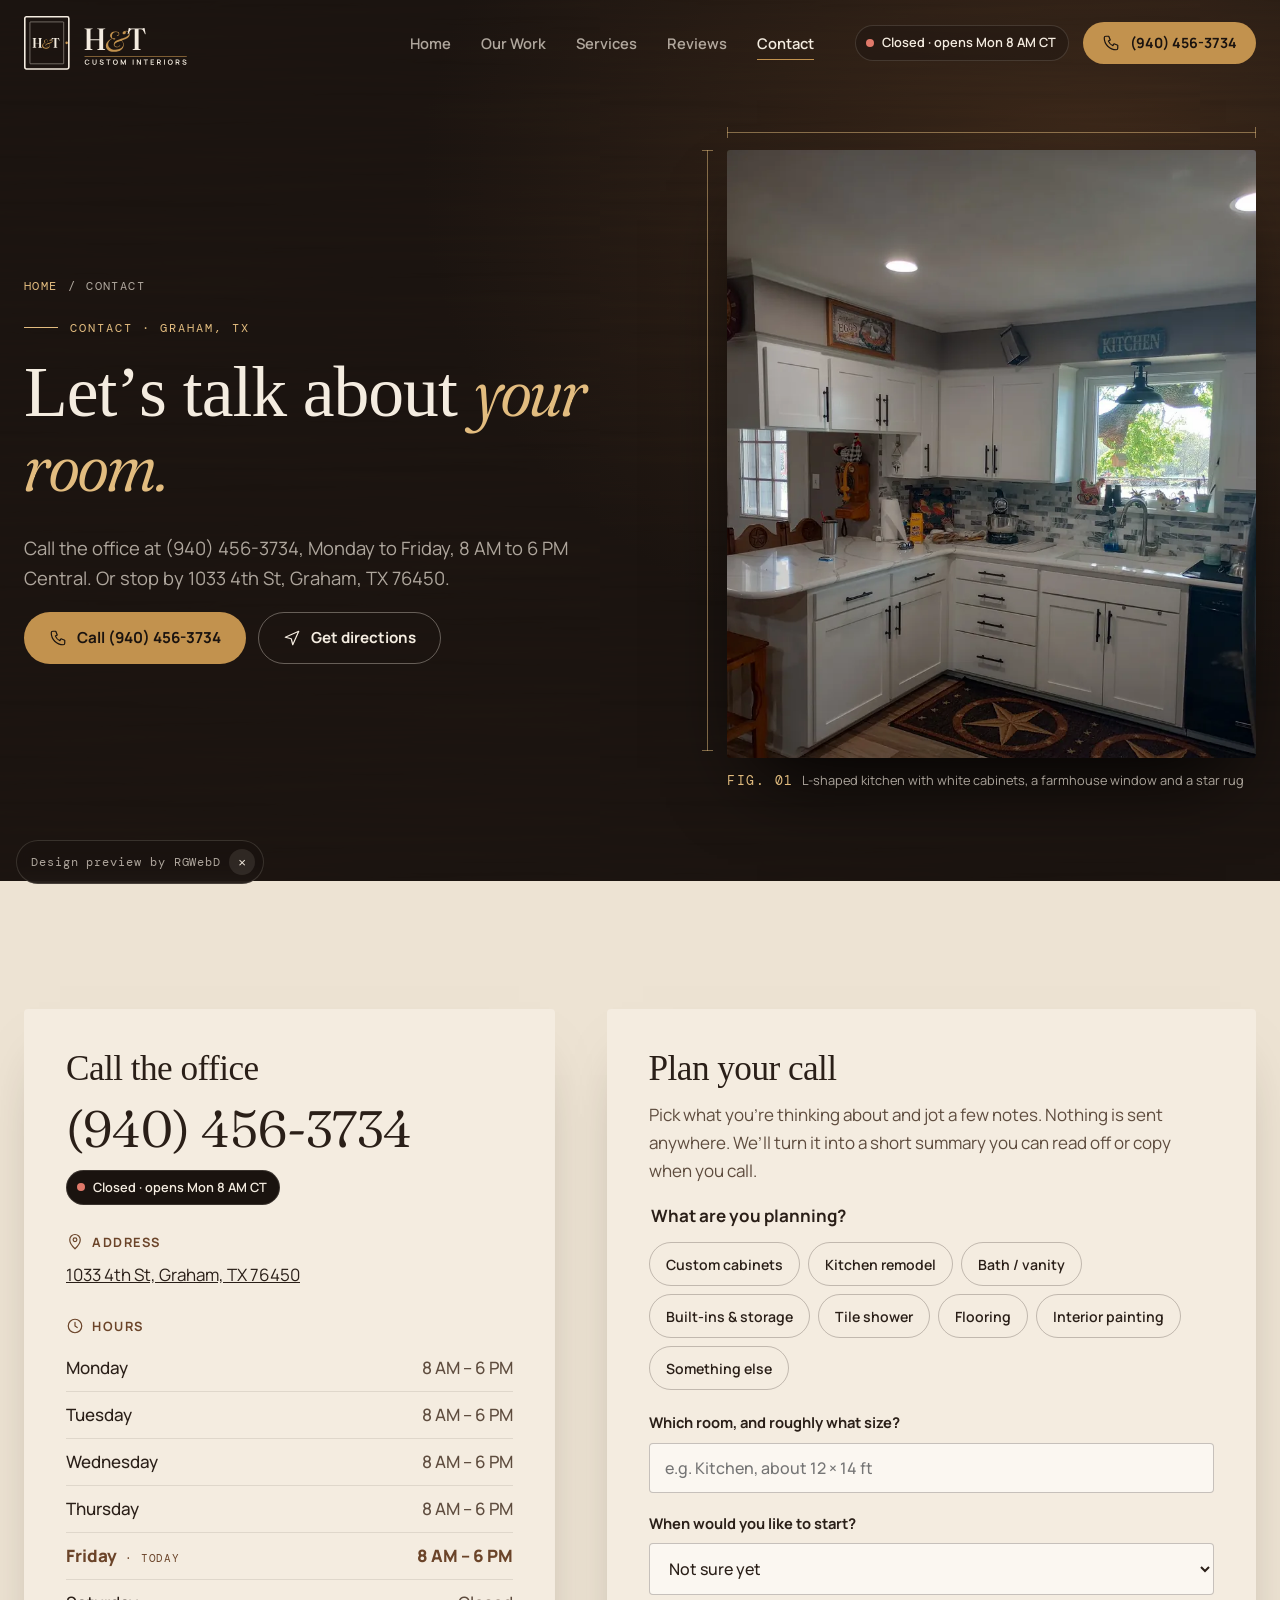
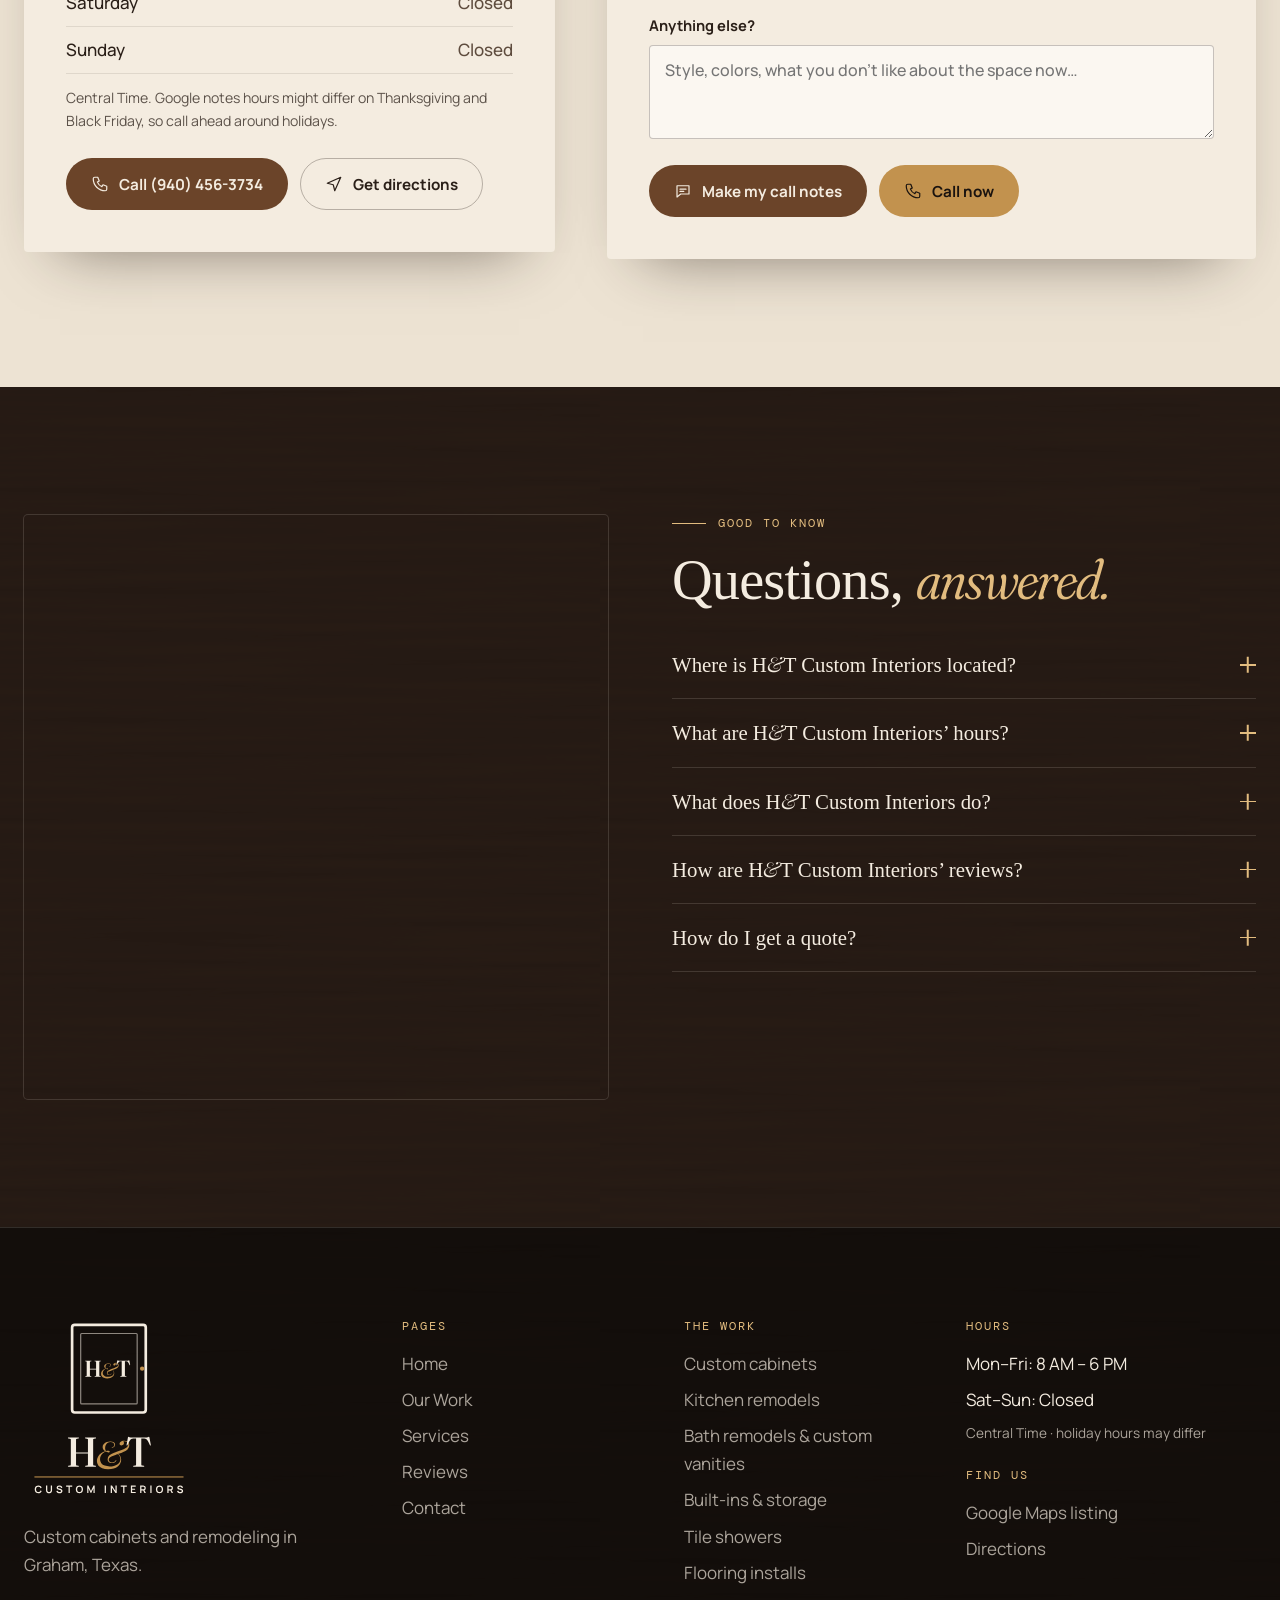
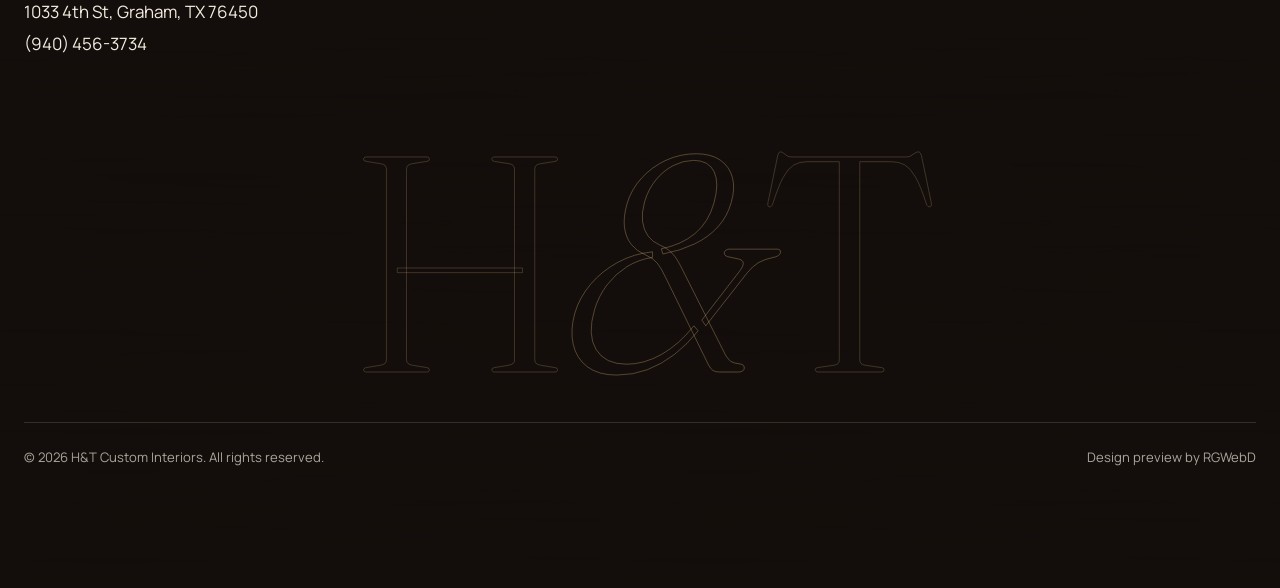
<file: contact.html>
<!doctype html><html lang="en"><head><meta charset="utf-8"><meta name="viewport" content="width=device-width,initial-scale=1,viewport-fit=cover">
<title>Contact H&amp;T Custom Interiors | Graham, TX | (940) 456-3734</title><meta name="description" content="Call H&amp;T Custom Interiors at (940) 456-3734, Monday to Friday 8 AM to 6 PM. 1033 4th St, Graham, TX 76450. Map, hours and FAQ."><link rel="canonical" href="https://rgwebd.github.io/htcustominteriors/contact.html"><meta name="robots" content="index,follow">
<meta name="theme-color" content="#1A130F"><link rel="icon" href="favicon.ico" sizes="any"><link rel="icon" href="assets/ht-favicon.svg" type="image/svg+xml"><link rel="apple-touch-icon" href="apple-touch-icon.png">
<meta property="og:type" content="website"><meta property="og:site_name" content="H&amp;T Custom Interiors"><meta property="og:title" content="Contact H&amp;T Custom Interiors | Graham, TX | (940) 456-3734"><meta property="og:description" content="Call H&amp;T Custom Interiors at (940) 456-3734, Monday to Friday 8 AM to 6 PM. 1033 4th St, Graham, TX 76450. Map, hours and FAQ."><meta property="og:url" content="https://rgwebd.github.io/htcustominteriors/contact.html"><meta property="og:image" content="https://rgwebd.github.io/htcustominteriors/assets/og-image.jpg"><meta property="og:image:width" content="1200"><meta property="og:image:height" content="630"><meta property="og:locale" content="en_US">
<meta name="twitter:card" content="summary_large_image"><meta name="twitter:title" content="Contact H&amp;T Custom Interiors | Graham, TX | (940) 456-3734"><meta name="twitter:description" content="Call H&amp;T Custom Interiors at (940) 456-3734, Monday to Friday 8 AM to 6 PM. 1033 4th St, Graham, TX 76450. Map, hours and FAQ."><meta name="twitter:image" content="https://rgwebd.github.io/htcustominteriors/assets/og-image.jpg">
<link rel="preload" href="assets/fonts/fraunces.woff2" as="font" type="font/woff2" crossorigin><link rel="preload" href="assets/fonts/manrope.woff2" as="font" type="font/woff2" crossorigin>
<link rel="stylesheet" href="assets/styles.css"><script>document.documentElement.classList.add('js')</script><script type="application/ld+json">{"@context": "https://schema.org", "@type": ["HomeAndConstructionBusiness", "GeneralContractor"], "@id": "https://rgwebd.github.io/htcustominteriors/#business", "name": "H&T Custom Interiors", "description": "Cabinet maker and remodeling company in Graham, Texas. Customer reviews describe custom cabinets, kitchen remodels, bath remodels with custom vanities, tile showers, flooring installs, interior painting and a shop build.", "url": "https://rgwebd.github.io/htcustominteriors/", "telephone": "+1-940-456-3734", "image": ["https://rgwebd.github.io/htcustominteriors/assets/img/g05-1600.webp", "https://rgwebd.github.io/htcustominteriors/assets/img/g11-1600.webp", "https://rgwebd.github.io/htcustominteriors/assets/og-image.jpg"], "logo": "https://rgwebd.github.io/htcustominteriors/assets/favicon-512.png", "address": {"@type": "PostalAddress", "streetAddress": "1033 4th St", "addressLocality": "Graham", "addressRegion": "TX", "postalCode": "76450", "addressCountry": "US"}, "geo": {"@type": "GeoCoordinates", "latitude": 33.1072183, "longitude": -98.5799569}, "hasMap": "https://www.google.com/maps/place/H%26T+Custom+Interiors/@33.1072183,-98.5799569,14z/data=!4m6!3m5!1s0x8653c97c9baab7c7:0x69967ee9afec888!8m2!3d33.1072183!4d-98.5799569!16s%2Fg%2F11lkhz7_0f", "sameAs": ["https://www.google.com/maps/place/H%26T+Custom+Interiors/@33.1072183,-98.5799569,14z/data=!4m6!3m5!1s0x8653c97c9baab7c7:0x69967ee9afec888!8m2!3d33.1072183!4d-98.5799569!16s%2Fg%2F11lkhz7_0f"], "openingHoursSpecification": [{"@type": "OpeningHoursSpecification", "dayOfWeek": ["Monday", "Tuesday", "Wednesday", "Thursday", "Friday"], "opens": "08:00", "closes": "18:00"}], "aggregateRating": {"@type": "AggregateRating", "ratingValue": "5.0", "reviewCount": 8, "bestRating": "5", "worstRating": "1"}, "knowsAbout": ["Custom cabinets", "Kitchen remodels", "Bath remodels & custom vanities", "Built-ins & storage", "Tile showers", "Flooring installs", "Interior painting", "Bigger projects"], "makesOffer": [{"@type": "Offer", "itemOffered": {"@type": "Service", "name": "Custom cabinets", "url": "https://rgwebd.github.io/htcustominteriors/services.html#custom-cabinets"}}, {"@type": "Offer", "itemOffered": {"@type": "Service", "name": "Kitchen remodels", "url": "https://rgwebd.github.io/htcustominteriors/services.html#kitchen-remodels"}}, {"@type": "Offer", "itemOffered": {"@type": "Service", "name": "Bath remodels & custom vanities", "url": "https://rgwebd.github.io/htcustominteriors/services.html#bath-remodels"}}, {"@type": "Offer", "itemOffered": {"@type": "Service", "name": "Built-ins & storage", "url": "https://rgwebd.github.io/htcustominteriors/services.html#built-ins"}}, {"@type": "Offer", "itemOffered": {"@type": "Service", "name": "Tile showers", "url": "https://rgwebd.github.io/htcustominteriors/services.html#tile"}}, {"@type": "Offer", "itemOffered": {"@type": "Service", "name": "Flooring installs", "url": "https://rgwebd.github.io/htcustominteriors/services.html#flooring"}}, {"@type": "Offer", "itemOffered": {"@type": "Service", "name": "Interior painting", "url": "https://rgwebd.github.io/htcustominteriors/services.html#painting"}}, {"@type": "Offer", "itemOffered": {"@type": "Service", "name": "Bigger projects", "url": "https://rgwebd.github.io/htcustominteriors/services.html#bigger-projects"}}]}</script><script type="application/ld+json">{"@context": "https://schema.org", "@type": "BreadcrumbList", "itemListElement": [{"@type": "ListItem", "position": 1, "name": "Home", "item": "https://rgwebd.github.io/htcustominteriors/"}, {"@type": "ListItem", "position": 2, "name": "Contact", "item": "https://rgwebd.github.io/htcustominteriors/contact.html"}]}</script><script type="application/ld+json">{"@context": "https://schema.org", "@type": "FAQPage", "mainEntity": [{"@type": "Question", "name": "Where is H&T Custom Interiors located?", "acceptedAnswer": {"@type": "Answer", "text": "H&T Custom Interiors is at 1033 4th St, Graham, TX 76450."}}, {"@type": "Question", "name": "What are H&T Custom Interiors’ hours?", "acceptedAnswer": {"@type": "Answer", "text": "Monday to Friday, 8 AM to 6 PM Central Time. Closed Saturday and Sunday. Holiday hours may differ, so call ahead around holidays."}}, {"@type": "Question", "name": "What does H&T Custom Interiors do?", "acceptedAnswer": {"@type": "Answer", "text": "H&T is listed on Google as a cabinet maker. Customer reviews describe custom cabinets, kitchen remodels, bath remodels with custom vanities, tile showers, flooring installs, interior painting and a shop build."}}, {"@type": "Question", "name": "How are H&T Custom Interiors’ reviews?", "acceptedAnswer": {"@type": "Answer", "text": "They are rated 5.0 out of 5 from 8 Google reviews. Customers mention reasonable pricing, clear communication, attention to detail and a clean house at the end of each day."}}, {"@type": "Question", "name": "How do I get a quote?", "acceptedAnswer": {"@type": "Answer", "text": "Call (940) 456-3734 during business hours (Monday to Friday, 8 AM to 6 PM CT) to talk through your project."}}]}</script><script src="https://cosmiccallers.lovable.app/demo-track.js" data-demo="htcustominteriors" defer></script></head>
<body><a class="skip" href="#main">Skip to content</a><div class="tape" aria-hidden="true"><i></i></div>
<header class="hdr"><div class="wrap"><a class="brand" href="index.html" aria-label="H&amp;T Custom Interiors home"><img src="assets/ht-horizontal-light.svg" width="311" height="102" alt="H&amp;T Custom Interiors"></a>
<nav class="nav" aria-label="Main"><a href="index.html">Home</a><a href="work.html">Our Work</a><a href="services.html">Services</a><a href="reviews.html">Reviews</a><a href="contact.html" aria-current="page">Contact</a></nav><div class="hdr-cta"><span class="status" data-status><i></i><span>Mon–Fri 8 AM–6 PM CT</span></span><a class="btn sm mag" href="tel:+19404563734"><svg viewBox="0 0 24 24" fill="none" stroke="currentColor" stroke-width="1.6" stroke-linecap="round" stroke-linejoin="round" aria-hidden="true"><path d="M5 3h4l2 5-2.5 1.5a11 11 0 0 0 6 6L16 13l5 2v4a2 2 0 0 1-2 2A16 16 0 0 1 3 5a2 2 0 0 1 2-2z"/></svg><span class="lbl">(940) 456-3734</span></a></div>
<button class="burger" type="button" aria-expanded="false" aria-controls="mnav" aria-label="Open menu"><span></span><span></span></button></div></header>
<nav class="mnav" id="mnav" aria-label="Mobile" aria-hidden="true"><div class="mnav-links"><a href="index.html">Home</a><a href="work.html">Our Work</a><a href="services.html">Services</a><a href="reviews.html">Reviews</a><a href="contact.html" aria-current="page">Contact</a></div><div class="ctas"><a class="btn mag " href="tel:+19404563734"><svg viewBox="0 0 24 24" fill="none" stroke="currentColor" stroke-width="1.6" stroke-linecap="round" stroke-linejoin="round" aria-hidden="true"><path d="M5 3h4l2 5-2.5 1.5a11 11 0 0 0 6 6L16 13l5 2v4a2 2 0 0 1-2 2A16 16 0 0 1 3 5a2 2 0 0 1 2-2z"/></svg><span class="lbl">Call (940) 456-3734</span></a><a class="btn mag ghost" href="https://www.google.com/maps/dir/?api=1&destination=H%26T+Custom+Interiors%2C+1033+4th+St%2C+Graham%2C+TX+76450" target="_blank" rel="noopener"><svg viewBox="0 0 24 24" fill="none" stroke="currentColor" stroke-width="1.6" stroke-linecap="round" stroke-linejoin="round" aria-hidden="true"><path d="M3 11l18-8-8 18-2-8z"/></svg><span class="lbl">Get directions</span></a></div><p><span class="status" data-status><i></i><span>Mon–Fri 8 AM–6 PM CT</span></span></p></nav><main id="main"><section class="phero grain"><div class="phero-in wrap"><div class="phero-copy"><nav class="crumbs" aria-label="Breadcrumb"><a href="index.html">Home</a><span aria-hidden="true">/</span><span aria-current="page">Contact</span></nav><p class="kicker">Contact · Graham, TX</p><h1 class="split-h">Let’s talk about <em>your room.</em></h1><p class="lead">Call the office at (940) 456-3734, Monday to Friday, 8 AM to 6 PM Central. Or stop by 1033 4th St, Graham, TX 76450.</p><div class="ctas"><a class="btn mag " href="tel:+19404563734"><svg viewBox="0 0 24 24" fill="none" stroke="currentColor" stroke-width="1.6" stroke-linecap="round" stroke-linejoin="round" aria-hidden="true"><path d="M5 3h4l2 5-2.5 1.5a11 11 0 0 0 6 6L16 13l5 2v4a2 2 0 0 1-2 2A16 16 0 0 1 3 5a2 2 0 0 1 2-2z"/></svg><span class="lbl">Call (940) 456-3734</span></a><a class="btn mag ghost" href="https://www.google.com/maps/dir/?api=1&destination=H%26T+Custom+Interiors%2C+1033+4th+St%2C+Graham%2C+TX+76450" target="_blank" rel="noopener"><svg viewBox="0 0 24 24" fill="none" stroke="currentColor" stroke-width="1.6" stroke-linecap="round" stroke-linejoin="round" aria-hidden="true"><path d="M3 11l18-8-8 18-2-8z"/></svg><span class="lbl">Get directions</span></a></div></div>
<figure class="phero-fig"><div class="frame"><div class="kb"><img src="assets/img/g06-1600.webp" srcset="assets/img/g06-800.webp 800w, assets/img/g06-1600.webp 1506w" sizes="(max-width:900px) 100vw, 46vw" width="1506" height="2000" alt="L-shaped kitchen with white cabinets, a farmhouse window and a star rug" fetchpriority="high" decoding="async" style="object-position:50% 50%"></div></div><figcaption><span>FIG. 01</span>L-shaped kitchen with white cabinets, a farmhouse window and a star rug</figcaption><span class="dim dim-h" aria-hidden="true"></span><span class="dim dim-v" aria-hidden="true"></span></figure></div></section>
<section class="sec paper"><div class="wrap cgrid">
<div class="cinfo" data-r><div class="ccard"><h2>Call the office</h2><a class="cbig" href="tel:+19404563734">(940) 456-3734</a><p><span class="status" data-status><i></i><span>Mon–Fri 8 AM–6 PM CT</span></span></p>
<h3><svg viewBox="0 0 24 24" fill="none" stroke="currentColor" stroke-width="1.6" stroke-linecap="round" stroke-linejoin="round" aria-hidden="true"><path d="M12 21s7-6.2 7-12a7 7 0 0 0-14 0c0 5.8 7 12 7 12z"/><circle cx="12" cy="9" r="2.5"/></svg> Address</h3><p><a href="https://www.google.com/maps/dir/?api=1&destination=H%26T+Custom+Interiors%2C+1033+4th+St%2C+Graham%2C+TX+76450" target="_blank" rel="noopener">1033 4th St, Graham, TX 76450</a></p><h3><svg viewBox="0 0 24 24" fill="none" stroke="currentColor" stroke-width="1.6" stroke-linecap="round" stroke-linejoin="round" aria-hidden="true"><circle cx="12" cy="12" r="9"/><path d="M12 7v5l3 2"/></svg> Hours</h3><table class="hours"><caption class="sr">Business hours (Central Time)</caption><tbody><tr data-d="1"><th scope="row">Monday</th><td>8 AM – 6 PM</td></tr><tr data-d="2"><th scope="row">Tuesday</th><td>8 AM – 6 PM</td></tr><tr data-d="3"><th scope="row">Wednesday</th><td>8 AM – 6 PM</td></tr><tr data-d="4"><th scope="row">Thursday</th><td>8 AM – 6 PM</td></tr><tr data-d="5"><th scope="row">Friday</th><td>8 AM – 6 PM</td></tr><tr data-d="6"><th scope="row">Saturday</th><td>Closed</td></tr><tr data-d="0"><th scope="row">Sunday</th><td>Closed</td></tr></tbody></table><p class="note">Central Time. Google notes hours might differ on Thanksgiving and Black Friday, so call ahead around holidays.</p><div class="ctas"><a class="btn mag solid" href="tel:+19404563734"><svg viewBox="0 0 24 24" fill="none" stroke="currentColor" stroke-width="1.6" stroke-linecap="round" stroke-linejoin="round" aria-hidden="true"><path d="M5 3h4l2 5-2.5 1.5a11 11 0 0 0 6 6L16 13l5 2v4a2 2 0 0 1-2 2A16 16 0 0 1 3 5a2 2 0 0 1 2-2z"/></svg><span class="lbl">Call (940) 456-3734</span></a><a class="btn mag ghost" href="https://www.google.com/maps/dir/?api=1&destination=H%26T+Custom+Interiors%2C+1033+4th+St%2C+Graham%2C+TX+76450" target="_blank" rel="noopener"><svg viewBox="0 0 24 24" fill="none" stroke="currentColor" stroke-width="1.6" stroke-linecap="round" stroke-linejoin="round" aria-hidden="true"><path d="M3 11l18-8-8 18-2-8z"/></svg><span class="lbl">Get directions</span></a></div></div></div>
<div class="plan" data-r><form class="planner" novalidate><h2>Plan your call</h2><p>Pick what you’re thinking about and jot a few notes. Nothing is sent anywhere. We’ll turn it into a short summary you can read off or copy when you call.</p>
<fieldset><legend>What are you planning?</legend><div class="pchips"><label class="pchip"><input type="checkbox" name="type" value="Custom cabinets"><span>Custom cabinets</span></label><label class="pchip"><input type="checkbox" name="type" value="Kitchen remodel"><span>Kitchen remodel</span></label><label class="pchip"><input type="checkbox" name="type" value="Bath / vanity"><span>Bath / vanity</span></label><label class="pchip"><input type="checkbox" name="type" value="Built-ins & storage"><span>Built-ins & storage</span></label><label class="pchip"><input type="checkbox" name="type" value="Tile shower"><span>Tile shower</span></label><label class="pchip"><input type="checkbox" name="type" value="Flooring"><span>Flooring</span></label><label class="pchip"><input type="checkbox" name="type" value="Interior painting"><span>Interior painting</span></label><label class="pchip"><input type="checkbox" name="type" value="Something else"><span>Something else</span></label></div></fieldset>
<label class="fl"><span>Which room, and roughly what size?</span><input name="room" type="text" autocomplete="off" placeholder="e.g. Kitchen, about 12 × 14 ft"></label>
<label class="fl"><span>When would you like to start?</span><select name="when"><option value="">Not sure yet</option><option>As soon as possible</option><option>In the next 1–3 months</option><option>Later this year</option><option>Just getting ideas</option></select></label>
<label class="fl"><span>Anything else?</span><textarea name="notes" rows="3" placeholder="Style, colors, what you don’t like about the space now…"></textarea></label>
<div class="out" aria-live="polite" hidden><p class="out-h">Your call notes</p><pre></pre></div>
<div class="ctas"><button class="btn mag solid" type="submit"><svg viewBox="0 0 24 24" fill="none" stroke="currentColor" stroke-width="1.6" stroke-linecap="round" stroke-linejoin="round" aria-hidden="true"><path d="M4 5h16v11H9l-5 4z"/><path d="M8 9.5h8M8 12.5h5"/></svg><span class="lbl">Make my call notes</span></button><button class="btn mag ghost copy" type="button" hidden><svg viewBox="0 0 24 24" fill="none" stroke="currentColor" stroke-width="1.6" stroke-linecap="round" stroke-linejoin="round" aria-hidden="true"><rect x="8" y="8" width="12" height="12" rx="2"/><path d="M16 8V5a1 1 0 0 0-1-1H5a1 1 0 0 0-1 1v10a1 1 0 0 0 1 1h3"/></svg><span class="lbl">Copy notes</span></button><a class="btn mag" href="tel:+19404563734"><svg viewBox="0 0 24 24" fill="none" stroke="currentColor" stroke-width="1.6" stroke-linecap="round" stroke-linejoin="round" aria-hidden="true"><path d="M5 3h4l2 5-2.5 1.5a11 11 0 0 0 6 6L16 13l5 2v4a2 2 0 0 1-2 2A16 16 0 0 1 3 5a2 2 0 0 1 2-2z"/></svg><span class="lbl">Call now</span></a></div></form></div></div></section>
<section class="sec dark grain"><div class="wrap mapgrid"><div class="map" data-r><iframe title="Map showing H&amp;T Custom Interiors at 1033 4th St, Graham, TX 76450" src="https://www.google.com/maps?q=H%26T+Custom+Interiors,+1033+4th+St,+Graham,+TX+76450&output=embed" loading="lazy" referrerpolicy="no-referrer-when-downgrade"></iframe></div>
<div class="faqs" data-r><p class="kicker">Good to know</p><h2 class="split-h">Questions, <em>answered.</em></h2><details class="faq"><summary>Where is H&amp;T Custom Interiors located?<span class="pm" aria-hidden="true"></span></summary><p>H&amp;T Custom Interiors is at 1033 4th St, Graham, TX 76450.</p></details><details class="faq"><summary>What are H&amp;T Custom Interiors’ hours?<span class="pm" aria-hidden="true"></span></summary><p>Monday to Friday, 8 AM to 6 PM Central Time. Closed Saturday and Sunday. Holiday hours may differ, so call ahead around holidays.</p></details><details class="faq"><summary>What does H&amp;T Custom Interiors do?<span class="pm" aria-hidden="true"></span></summary><p>H&amp;T is listed on Google as a cabinet maker. Customer reviews describe custom cabinets, kitchen remodels, bath remodels with custom vanities, tile showers, flooring installs, interior painting and a shop build.</p></details><details class="faq"><summary>How are H&amp;T Custom Interiors’ reviews?<span class="pm" aria-hidden="true"></span></summary><p>They are rated 5.0 out of 5 from 8 Google reviews. Customers mention reasonable pricing, clear communication, attention to detail and a clean house at the end of each day.</p></details><details class="faq"><summary>How do I get a quote?<span class="pm" aria-hidden="true"></span></summary><p>Call (940) 456-3734 during business hours (Monday to Friday, 8 AM to 6 PM CT) to talk through your project.</p></details></div></div></section></main><footer class="ftr grain"><div class="wrap"><div class="fgrid">
<div class="fbrand"><img src="assets/ht-stacked-light.svg" width="200" height="200" alt="H&amp;T Custom Interiors" loading="lazy"><p>Custom cabinets and remodeling in Graham, Texas.</p>
<address><a href="https://www.google.com/maps/dir/?api=1&destination=H%26T+Custom+Interiors%2C+1033+4th+St%2C+Graham%2C+TX+76450" target="_blank" rel="noopener">1033 4th St, Graham, TX 76450</a><br><a href="tel:+19404563734">(940) 456-3734</a></address></div>
<div><h2 class="fh">Pages</h2><ul><li><a href="index.html">Home</a></li><li><a href="work.html">Our Work</a></li><li><a href="services.html">Services</a></li><li><a href="reviews.html">Reviews</a></li><li><a href="contact.html">Contact</a></li></ul></div><div><h2 class="fh">The work</h2><ul><li><a href="services.html#custom-cabinets">Custom cabinets</a></li><li><a href="services.html#kitchen-remodels">Kitchen remodels</a></li><li><a href="services.html#bath-remodels">Bath remodels & custom vanities</a></li><li><a href="services.html#built-ins">Built-ins & storage</a></li><li><a href="services.html#tile">Tile showers</a></li><li><a href="services.html#flooring">Flooring installs</a></li></ul></div>
<div><h2 class="fh">Hours</h2><ul><li>Mon–Fri: 8 AM – 6 PM</li><li>Sat–Sun: Closed</li><li class="muted">Central Time · holiday hours may differ</li></ul><h2 class="fh" style="margin-top:22px">Find us</h2><ul><li><a href="https://maps.app.goo.gl/E3Pw4QvxWSLH55m39" target="_blank" rel="noopener">Google Maps listing</a></li><li><a href="https://www.google.com/maps/dir/?api=1&destination=H%26T+Custom+Interiors%2C+1033+4th+St%2C+Graham%2C+TX+76450" target="_blank" rel="noopener">Directions</a></li></ul></div>
</div><div class="bigword" aria-hidden="true">H<span class="amp">&amp;</span>T</div><div class="legal"><span>© 2026 H&amp;T Custom Interiors. All rights reserved.</span><span>Design preview by RGWebD</span></div></div></footer>
<div class="mbar"><a class="btn mag " href="tel:+19404563734"><svg viewBox="0 0 24 24" fill="none" stroke="currentColor" stroke-width="1.6" stroke-linecap="round" stroke-linejoin="round" aria-hidden="true"><path d="M5 3h4l2 5-2.5 1.5a11 11 0 0 0 6 6L16 13l5 2v4a2 2 0 0 1-2 2A16 16 0 0 1 3 5a2 2 0 0 1 2-2z"/></svg><span class="lbl">Call now</span></a><a class="btn mag ghost" href="https://www.google.com/maps/dir/?api=1&destination=H%26T+Custom+Interiors%2C+1033+4th+St%2C+Graham%2C+TX+76450" target="_blank" rel="noopener"><svg viewBox="0 0 24 24" fill="none" stroke="currentColor" stroke-width="1.6" stroke-linecap="round" stroke-linejoin="round" aria-hidden="true"><path d="M3 11l18-8-8 18-2-8z"/></svg><span class="lbl">Get directions</span></a></div>
<div class="demo" role="note">Design preview by RGWebD<button type="button" aria-label="Dismiss preview note">×</button></div><script src="assets/script.js" defer></script></body></html>
</file>
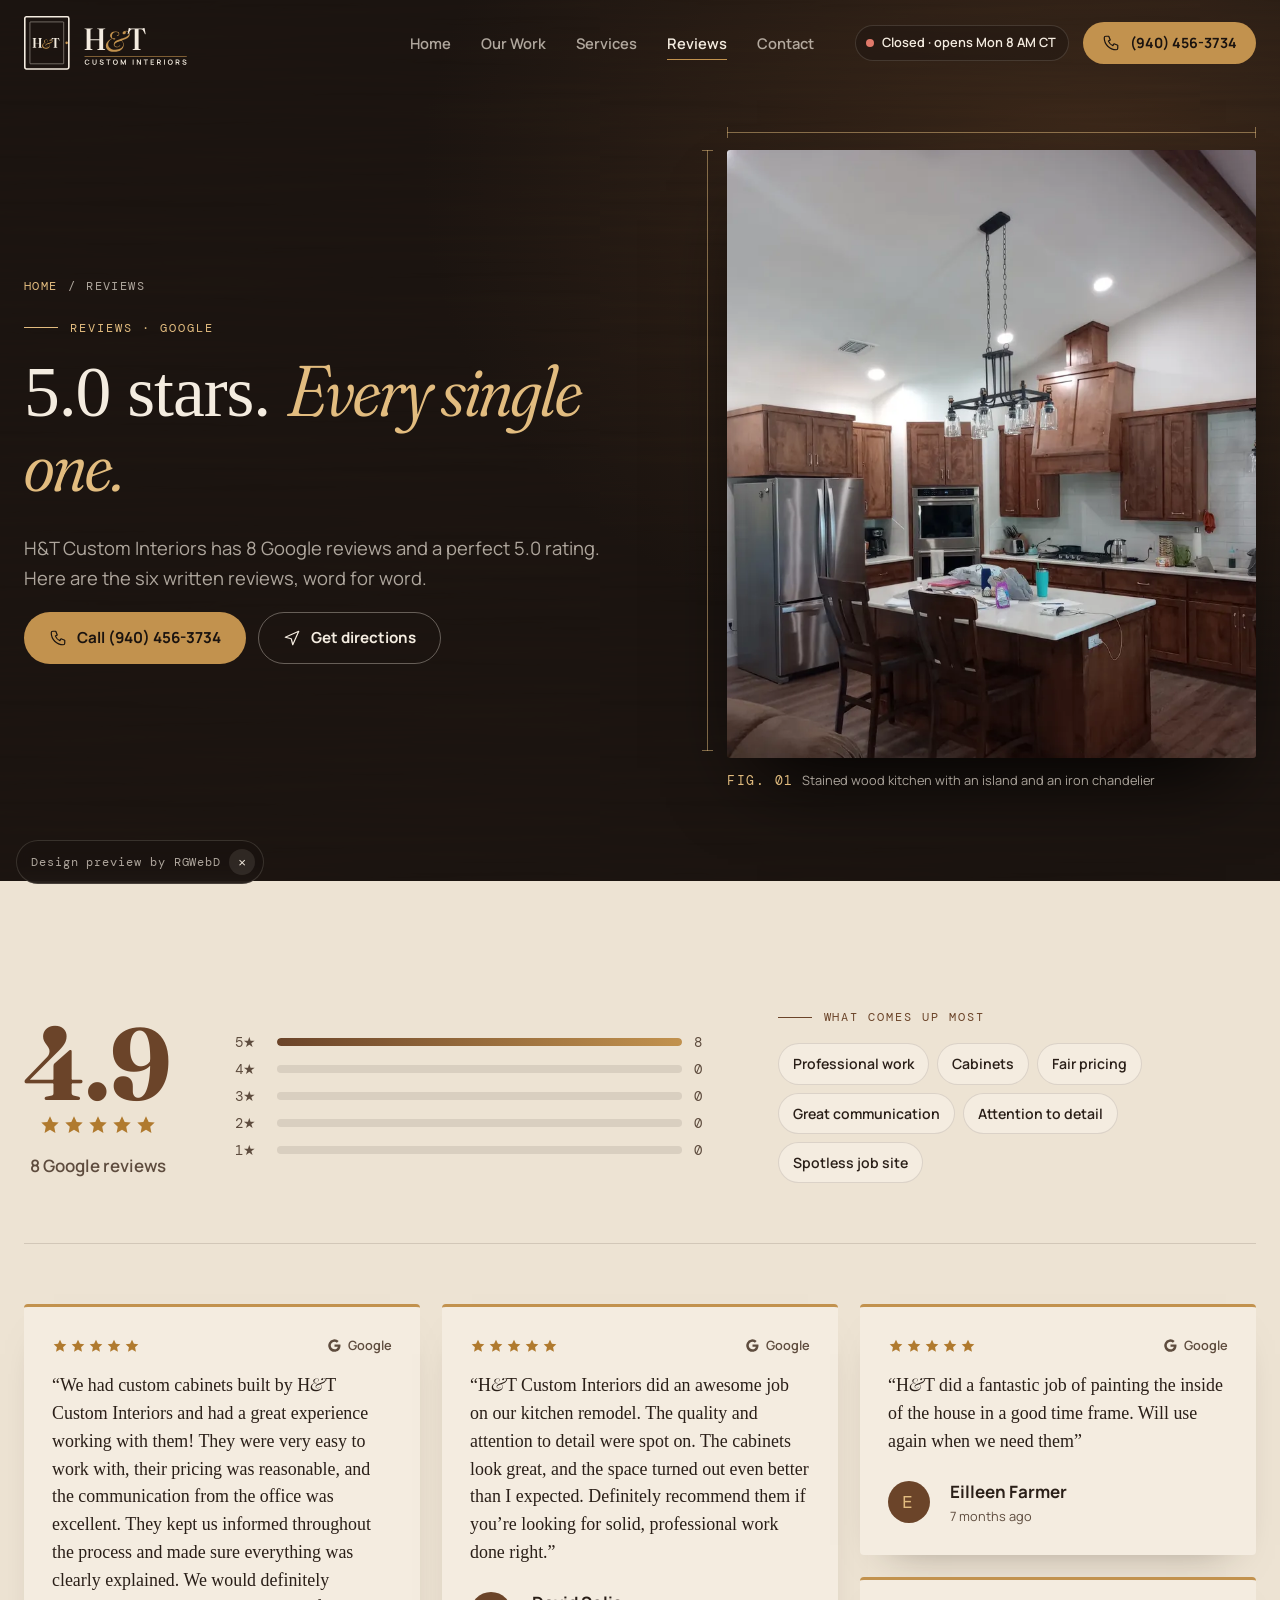
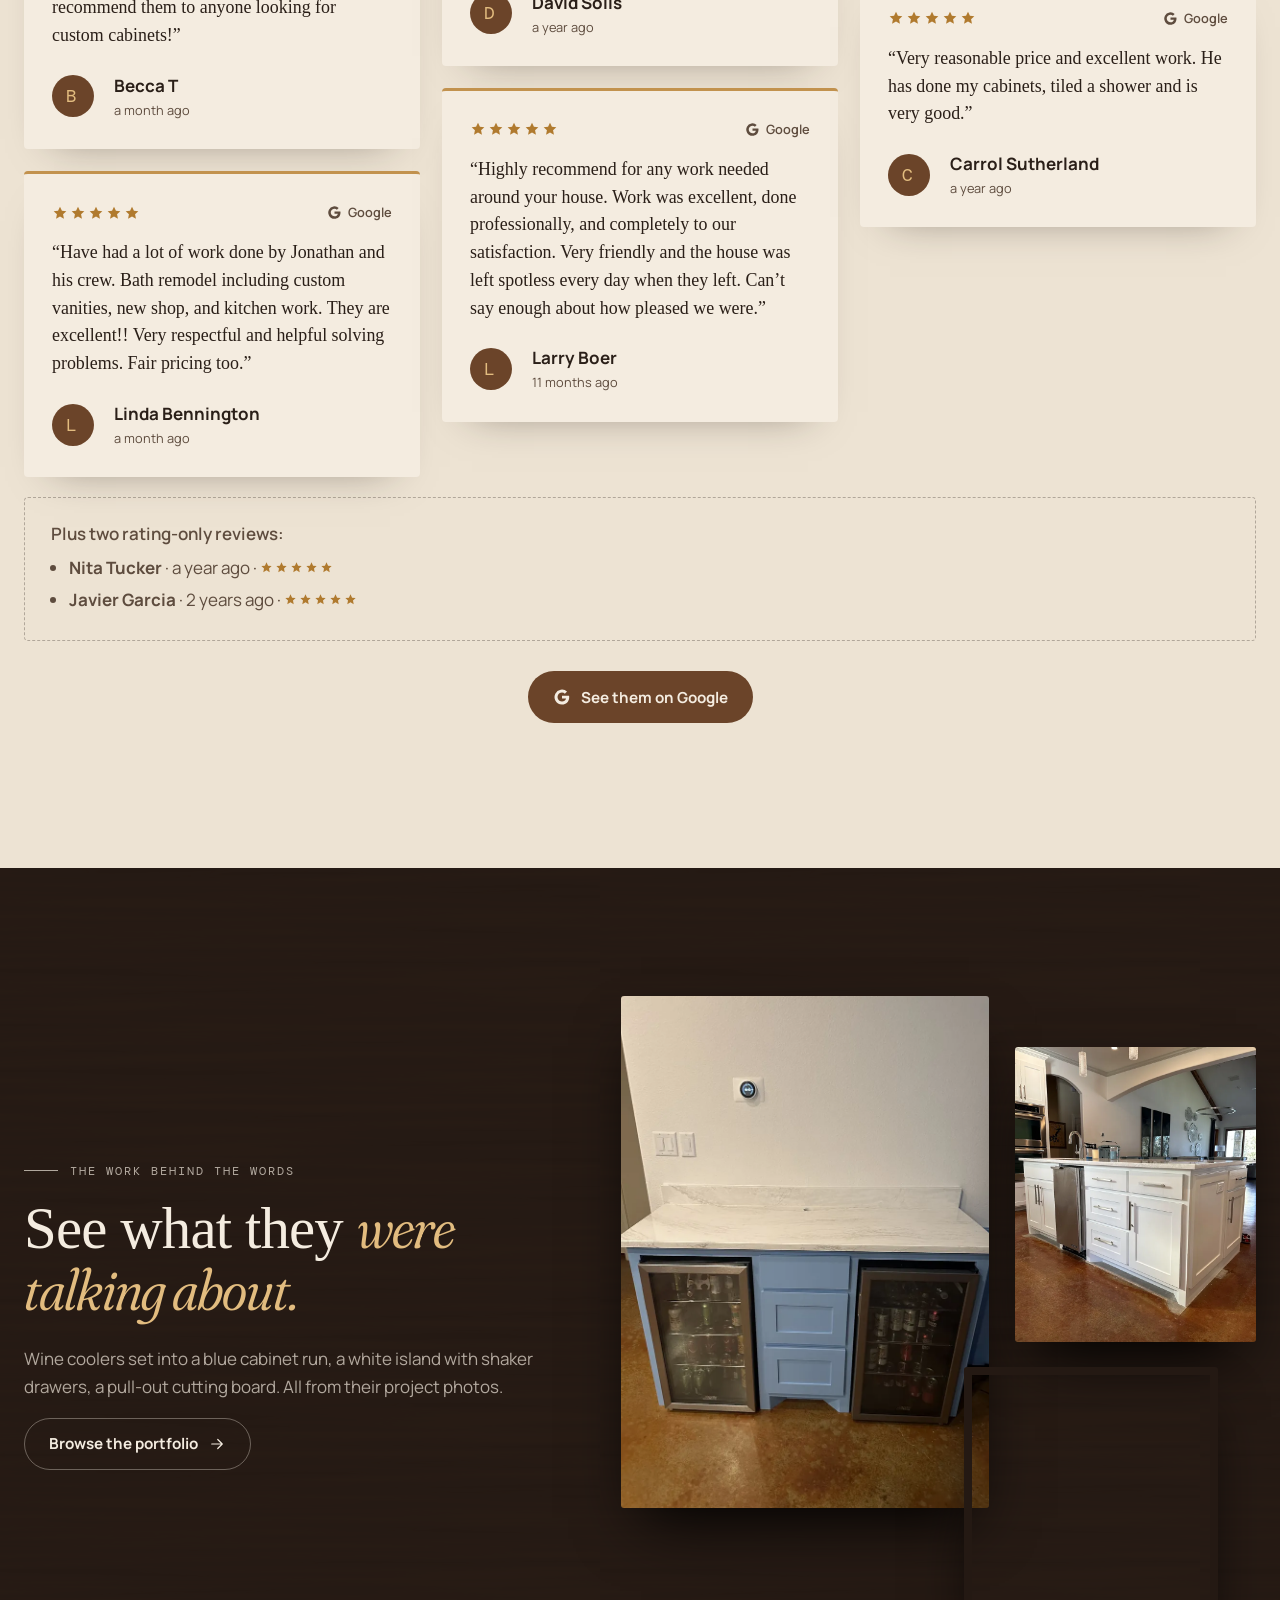
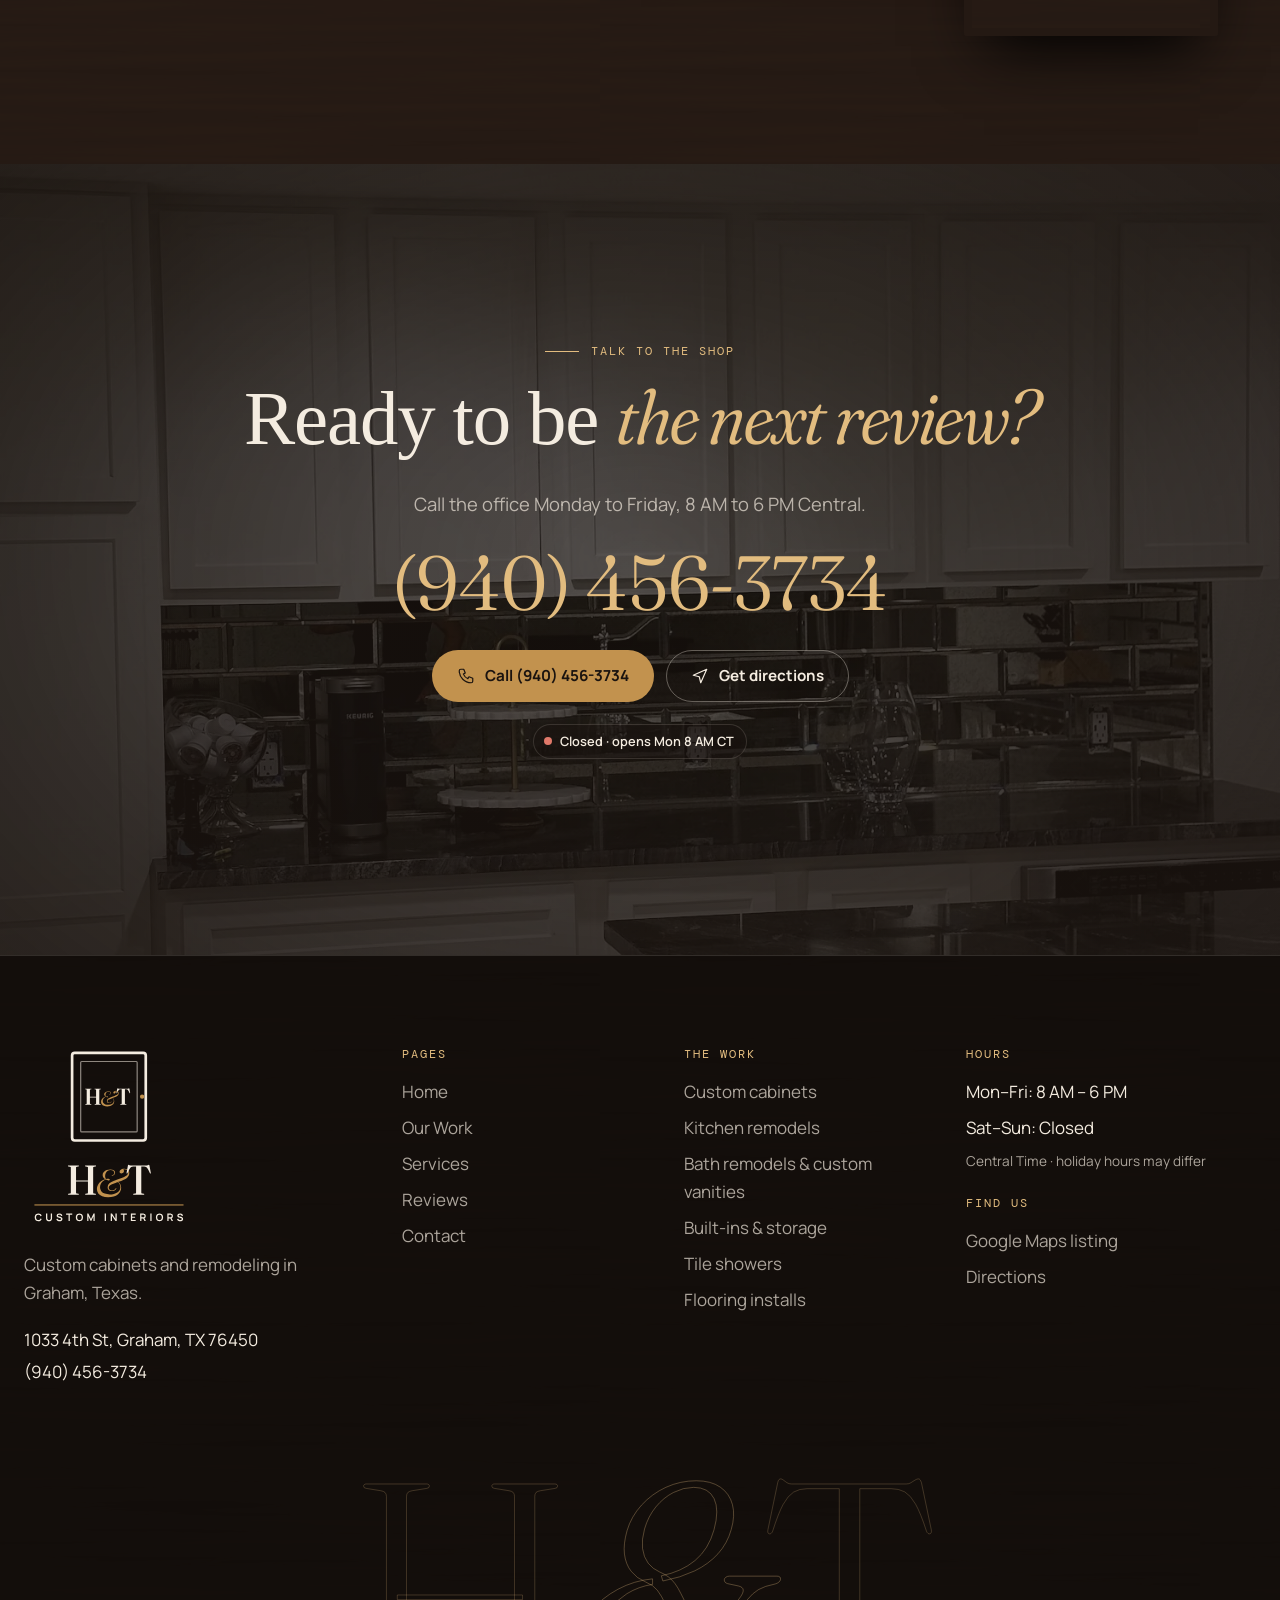
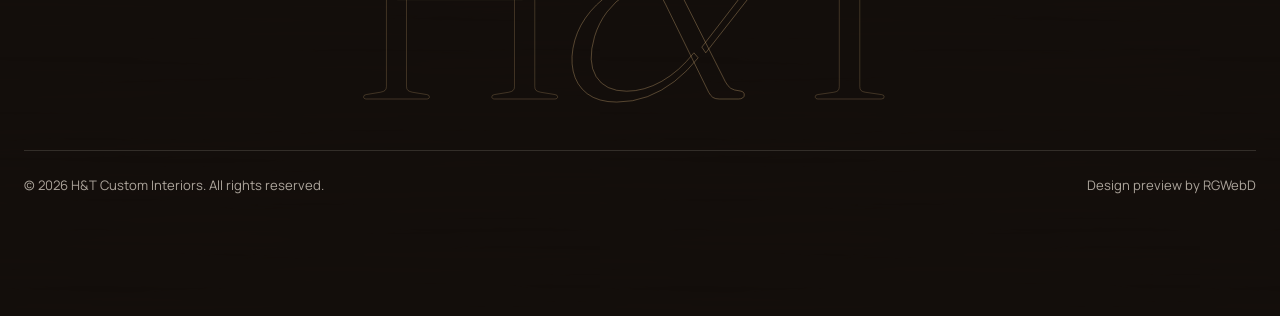
<file: reviews.html>
<!doctype html><html lang="en"><head><meta charset="utf-8"><meta name="viewport" content="width=device-width,initial-scale=1,viewport-fit=cover">
<title>Reviews: 5.0 Stars on Google | H&amp;T Custom Interiors</title><meta name="description" content="Read H&amp;T Custom Interiors’ Google reviews: 5.0 stars from 8 reviews for custom cabinets, kitchen and bath remodels, tile, flooring and painting in Graham, TX."><link rel="canonical" href="https://rgwebd.github.io/htcustominteriors/reviews.html"><meta name="robots" content="index,follow">
<meta name="theme-color" content="#1A130F"><link rel="icon" href="favicon.ico" sizes="any"><link rel="icon" href="assets/ht-favicon.svg" type="image/svg+xml"><link rel="apple-touch-icon" href="apple-touch-icon.png">
<meta property="og:type" content="website"><meta property="og:site_name" content="H&amp;T Custom Interiors"><meta property="og:title" content="Reviews: 5.0 Stars on Google | H&amp;T Custom Interiors"><meta property="og:description" content="Read H&amp;T Custom Interiors’ Google reviews: 5.0 stars from 8 reviews for custom cabinets, kitchen and bath remodels, tile, flooring and painting in Graham, TX."><meta property="og:url" content="https://rgwebd.github.io/htcustominteriors/reviews.html"><meta property="og:image" content="https://rgwebd.github.io/htcustominteriors/assets/og-image.jpg"><meta property="og:image:width" content="1200"><meta property="og:image:height" content="630"><meta property="og:locale" content="en_US">
<meta name="twitter:card" content="summary_large_image"><meta name="twitter:title" content="Reviews: 5.0 Stars on Google | H&amp;T Custom Interiors"><meta name="twitter:description" content="Read H&amp;T Custom Interiors’ Google reviews: 5.0 stars from 8 reviews for custom cabinets, kitchen and bath remodels, tile, flooring and painting in Graham, TX."><meta name="twitter:image" content="https://rgwebd.github.io/htcustominteriors/assets/og-image.jpg">
<link rel="preload" href="assets/fonts/fraunces.woff2" as="font" type="font/woff2" crossorigin><link rel="preload" href="assets/fonts/manrope.woff2" as="font" type="font/woff2" crossorigin>
<link rel="stylesheet" href="assets/styles.css"><script>document.documentElement.classList.add('js')</script><script type="application/ld+json">{"@context": "https://schema.org", "@type": ["HomeAndConstructionBusiness", "GeneralContractor"], "@id": "https://rgwebd.github.io/htcustominteriors/#business", "name": "H&T Custom Interiors", "description": "Cabinet maker and remodeling company in Graham, Texas. Customer reviews describe custom cabinets, kitchen remodels, bath remodels with custom vanities, tile showers, flooring installs, interior painting and a shop build.", "url": "https://rgwebd.github.io/htcustominteriors/", "telephone": "+1-940-456-3734", "image": ["https://rgwebd.github.io/htcustominteriors/assets/img/g05-1600.webp", "https://rgwebd.github.io/htcustominteriors/assets/img/g11-1600.webp", "https://rgwebd.github.io/htcustominteriors/assets/og-image.jpg"], "logo": "https://rgwebd.github.io/htcustominteriors/assets/favicon-512.png", "address": {"@type": "PostalAddress", "streetAddress": "1033 4th St", "addressLocality": "Graham", "addressRegion": "TX", "postalCode": "76450", "addressCountry": "US"}, "geo": {"@type": "GeoCoordinates", "latitude": 33.1072183, "longitude": -98.5799569}, "hasMap": "https://www.google.com/maps/place/H%26T+Custom+Interiors/@33.1072183,-98.5799569,14z/data=!4m6!3m5!1s0x8653c97c9baab7c7:0x69967ee9afec888!8m2!3d33.1072183!4d-98.5799569!16s%2Fg%2F11lkhz7_0f", "sameAs": ["https://www.google.com/maps/place/H%26T+Custom+Interiors/@33.1072183,-98.5799569,14z/data=!4m6!3m5!1s0x8653c97c9baab7c7:0x69967ee9afec888!8m2!3d33.1072183!4d-98.5799569!16s%2Fg%2F11lkhz7_0f"], "openingHoursSpecification": [{"@type": "OpeningHoursSpecification", "dayOfWeek": ["Monday", "Tuesday", "Wednesday", "Thursday", "Friday"], "opens": "08:00", "closes": "18:00"}], "aggregateRating": {"@type": "AggregateRating", "ratingValue": "5.0", "reviewCount": 8, "bestRating": "5", "worstRating": "1"}, "knowsAbout": ["Custom cabinets", "Kitchen remodels", "Bath remodels & custom vanities", "Built-ins & storage", "Tile showers", "Flooring installs", "Interior painting", "Bigger projects"], "makesOffer": [{"@type": "Offer", "itemOffered": {"@type": "Service", "name": "Custom cabinets", "url": "https://rgwebd.github.io/htcustominteriors/services.html#custom-cabinets"}}, {"@type": "Offer", "itemOffered": {"@type": "Service", "name": "Kitchen remodels", "url": "https://rgwebd.github.io/htcustominteriors/services.html#kitchen-remodels"}}, {"@type": "Offer", "itemOffered": {"@type": "Service", "name": "Bath remodels & custom vanities", "url": "https://rgwebd.github.io/htcustominteriors/services.html#bath-remodels"}}, {"@type": "Offer", "itemOffered": {"@type": "Service", "name": "Built-ins & storage", "url": "https://rgwebd.github.io/htcustominteriors/services.html#built-ins"}}, {"@type": "Offer", "itemOffered": {"@type": "Service", "name": "Tile showers", "url": "https://rgwebd.github.io/htcustominteriors/services.html#tile"}}, {"@type": "Offer", "itemOffered": {"@type": "Service", "name": "Flooring installs", "url": "https://rgwebd.github.io/htcustominteriors/services.html#flooring"}}, {"@type": "Offer", "itemOffered": {"@type": "Service", "name": "Interior painting", "url": "https://rgwebd.github.io/htcustominteriors/services.html#painting"}}, {"@type": "Offer", "itemOffered": {"@type": "Service", "name": "Bigger projects", "url": "https://rgwebd.github.io/htcustominteriors/services.html#bigger-projects"}}], "review": [{"@type": "Review", "author": {"@type": "Person", "name": "Becca T"}, "reviewBody": "We had custom cabinets built by H&T Custom Interiors and had a great experience working with them! They were very easy to work with, their pricing was reasonable, and the communication from the office was excellent. They kept us informed throughout the process and made sure everything was clearly explained. We would definitely recommend them to anyone looking for custom cabinets!", "publisher": {"@type": "Organization", "name": "Google"}}, {"@type": "Review", "author": {"@type": "Person", "name": "Linda Bennington"}, "reviewBody": "Have had a lot of work done by Jonathan and his crew. Bath remodel including custom vanities, new shop, and kitchen work. They are excellent!! Very respectful and helpful solving problems. Fair pricing too.", "publisher": {"@type": "Organization", "name": "Google"}}, {"@type": "Review", "author": {"@type": "Person", "name": "David Solis"}, "reviewBody": "H&T Custom Interiors did an awesome job on our kitchen remodel. The quality and attention to detail were spot on. The cabinets look great, and the space turned out even better than I expected. Definitely recommend them if you’re looking for solid, professional work done right.", "publisher": {"@type": "Organization", "name": "Google"}}, {"@type": "Review", "author": {"@type": "Person", "name": "Larry Boer"}, "reviewBody": "Highly recommend for any work needed around your house. Work was excellent, done professionally, and completely to our satisfaction. Very friendly and the house was left spotless every day when they left. Can’t say enough about how pleased we were.", "publisher": {"@type": "Organization", "name": "Google"}}, {"@type": "Review", "author": {"@type": "Person", "name": "Eilleen Farmer"}, "reviewBody": "H&T did a fantastic job of painting the inside of the house in a good time frame. Will use again when we need them", "publisher": {"@type": "Organization", "name": "Google"}}, {"@type": "Review", "author": {"@type": "Person", "name": "Carrol Sutherland"}, "reviewBody": "Very reasonable price and excellent work. He has done my cabinets, tiled a shower and is very good.", "publisher": {"@type": "Organization", "name": "Google"}}]}</script><script type="application/ld+json">{"@context": "https://schema.org", "@type": "BreadcrumbList", "itemListElement": [{"@type": "ListItem", "position": 1, "name": "Home", "item": "https://rgwebd.github.io/htcustominteriors/"}, {"@type": "ListItem", "position": 2, "name": "Reviews", "item": "https://rgwebd.github.io/htcustominteriors/reviews.html"}]}</script><script src="https://cosmiccallers.lovable.app/demo-track.js" data-demo="htcustominteriors" defer></script></head>
<body><a class="skip" href="#main">Skip to content</a><div class="tape" aria-hidden="true"><i></i></div>
<header class="hdr"><div class="wrap"><a class="brand" href="index.html" aria-label="H&amp;T Custom Interiors home"><img src="assets/ht-horizontal-light.svg" width="311" height="102" alt="H&amp;T Custom Interiors"></a>
<nav class="nav" aria-label="Main"><a href="index.html">Home</a><a href="work.html">Our Work</a><a href="services.html">Services</a><a href="reviews.html" aria-current="page">Reviews</a><a href="contact.html">Contact</a></nav><div class="hdr-cta"><span class="status" data-status><i></i><span>Mon–Fri 8 AM–6 PM CT</span></span><a class="btn sm mag" href="tel:+19404563734"><svg viewBox="0 0 24 24" fill="none" stroke="currentColor" stroke-width="1.6" stroke-linecap="round" stroke-linejoin="round" aria-hidden="true"><path d="M5 3h4l2 5-2.5 1.5a11 11 0 0 0 6 6L16 13l5 2v4a2 2 0 0 1-2 2A16 16 0 0 1 3 5a2 2 0 0 1 2-2z"/></svg><span class="lbl">(940) 456-3734</span></a></div>
<button class="burger" type="button" aria-expanded="false" aria-controls="mnav" aria-label="Open menu"><span></span><span></span></button></div></header>
<nav class="mnav" id="mnav" aria-label="Mobile" aria-hidden="true"><div class="mnav-links"><a href="index.html">Home</a><a href="work.html">Our Work</a><a href="services.html">Services</a><a href="reviews.html" aria-current="page">Reviews</a><a href="contact.html">Contact</a></div><div class="ctas"><a class="btn mag " href="tel:+19404563734"><svg viewBox="0 0 24 24" fill="none" stroke="currentColor" stroke-width="1.6" stroke-linecap="round" stroke-linejoin="round" aria-hidden="true"><path d="M5 3h4l2 5-2.5 1.5a11 11 0 0 0 6 6L16 13l5 2v4a2 2 0 0 1-2 2A16 16 0 0 1 3 5a2 2 0 0 1 2-2z"/></svg><span class="lbl">Call (940) 456-3734</span></a><a class="btn mag ghost" href="https://www.google.com/maps/dir/?api=1&destination=H%26T+Custom+Interiors%2C+1033+4th+St%2C+Graham%2C+TX+76450" target="_blank" rel="noopener"><svg viewBox="0 0 24 24" fill="none" stroke="currentColor" stroke-width="1.6" stroke-linecap="round" stroke-linejoin="round" aria-hidden="true"><path d="M3 11l18-8-8 18-2-8z"/></svg><span class="lbl">Get directions</span></a></div><p><span class="status" data-status><i></i><span>Mon–Fri 8 AM–6 PM CT</span></span></p></nav><main id="main"><section class="phero grain"><div class="phero-in wrap"><div class="phero-copy"><nav class="crumbs" aria-label="Breadcrumb"><a href="index.html">Home</a><span aria-hidden="true">/</span><span aria-current="page">Reviews</span></nav><p class="kicker">Reviews · Google</p><h1 class="split-h">5.0 stars. <em>Every single one.</em></h1><p class="lead">H&amp;T Custom Interiors has 8 Google reviews and a perfect 5.0 rating. Here are the six written reviews, word for word.</p><div class="ctas"><a class="btn mag " href="tel:+19404563734"><svg viewBox="0 0 24 24" fill="none" stroke="currentColor" stroke-width="1.6" stroke-linecap="round" stroke-linejoin="round" aria-hidden="true"><path d="M5 3h4l2 5-2.5 1.5a11 11 0 0 0 6 6L16 13l5 2v4a2 2 0 0 1-2 2A16 16 0 0 1 3 5a2 2 0 0 1 2-2z"/></svg><span class="lbl">Call (940) 456-3734</span></a><a class="btn mag ghost" href="https://www.google.com/maps/dir/?api=1&destination=H%26T+Custom+Interiors%2C+1033+4th+St%2C+Graham%2C+TX+76450" target="_blank" rel="noopener"><svg viewBox="0 0 24 24" fill="none" stroke="currentColor" stroke-width="1.6" stroke-linecap="round" stroke-linejoin="round" aria-hidden="true"><path d="M3 11l18-8-8 18-2-8z"/></svg><span class="lbl">Get directions</span></a></div></div>
<figure class="phero-fig"><div class="frame"><div class="kb"><img src="assets/img/g26-1600.webp" srcset="assets/img/g26-800.webp 800w, assets/img/g26-1600.webp 1506w" sizes="(max-width:900px) 100vw, 46vw" width="1506" height="2000" alt="Stained wood kitchen with an island and an iron chandelier" fetchpriority="high" decoding="async" style="object-position:50% 50%"></div></div><figcaption><span>FIG. 01</span>Stained wood kitchen with an island and an iron chandelier</figcaption><span class="dim dim-h" aria-hidden="true"></span><span class="dim dim-v" aria-hidden="true"></span></figure></div></section>
<section class="sec paper"><div class="wrap"><div class="score"><div class="sc-big" data-r><div class="num" data-count="5.0" data-dec="1"><b>5.0</b></div><span class="stars" role="img" aria-label="5 out of 5 stars"><svg viewBox="0 0 24 24" fill="currentColor" aria-hidden="true"><path d="M12 2.5l2.9 6.1 6.6.8-4.9 4.6 1.3 6.6L12 17.3l-5.9 3.3 1.3-6.6-4.9-4.6 6.6-.8z"/></svg><svg viewBox="0 0 24 24" fill="currentColor" aria-hidden="true"><path d="M12 2.5l2.9 6.1 6.6.8-4.9 4.6 1.3 6.6L12 17.3l-5.9 3.3 1.3-6.6-4.9-4.6 6.6-.8z"/></svg><svg viewBox="0 0 24 24" fill="currentColor" aria-hidden="true"><path d="M12 2.5l2.9 6.1 6.6.8-4.9 4.6 1.3 6.6L12 17.3l-5.9 3.3 1.3-6.6-4.9-4.6 6.6-.8z"/></svg><svg viewBox="0 0 24 24" fill="currentColor" aria-hidden="true"><path d="M12 2.5l2.9 6.1 6.6.8-4.9 4.6 1.3 6.6L12 17.3l-5.9 3.3 1.3-6.6-4.9-4.6 6.6-.8z"/></svg><svg viewBox="0 0 24 24" fill="currentColor" aria-hidden="true"><path d="M12 2.5l2.9 6.1 6.6.8-4.9 4.6 1.3 6.6L12 17.3l-5.9 3.3 1.3-6.6-4.9-4.6 6.6-.8z"/></svg></span><p>8 Google reviews</p></div>
<div class="bars" data-r><div class="bar"><span>5★</span><i><b style="--w:100%"></b></i><span>8</span></div><div class="bar"><span>4★</span><i><b style="--w:0%"></b></i><span>0</span></div><div class="bar"><span>3★</span><i><b style="--w:0%"></b></i><span>0</span></div><div class="bar"><span>2★</span><i><b style="--w:0%"></b></i><span>0</span></div><div class="bar"><span>1★</span><i><b style="--w:0%"></b></i><span>0</span></div></div>
<div class="sc-words" data-r><p class="kicker">What comes up most</p><ul class="tags"><li>Professional work</li><li>Cabinets</li><li>Fair pricing</li><li>Great communication</li><li>Attention to detail</li><li>Spotless job site</li></ul></div></div>
<div class="rgrid"><figure class="rcard" data-r><div class="rc-top"><span class="stars" role="img" aria-label="5 out of 5 stars"><svg viewBox="0 0 24 24" fill="currentColor" aria-hidden="true"><path d="M12 2.5l2.9 6.1 6.6.8-4.9 4.6 1.3 6.6L12 17.3l-5.9 3.3 1.3-6.6-4.9-4.6 6.6-.8z"/></svg><svg viewBox="0 0 24 24" fill="currentColor" aria-hidden="true"><path d="M12 2.5l2.9 6.1 6.6.8-4.9 4.6 1.3 6.6L12 17.3l-5.9 3.3 1.3-6.6-4.9-4.6 6.6-.8z"/></svg><svg viewBox="0 0 24 24" fill="currentColor" aria-hidden="true"><path d="M12 2.5l2.9 6.1 6.6.8-4.9 4.6 1.3 6.6L12 17.3l-5.9 3.3 1.3-6.6-4.9-4.6 6.6-.8z"/></svg><svg viewBox="0 0 24 24" fill="currentColor" aria-hidden="true"><path d="M12 2.5l2.9 6.1 6.6.8-4.9 4.6 1.3 6.6L12 17.3l-5.9 3.3 1.3-6.6-4.9-4.6 6.6-.8z"/></svg><svg viewBox="0 0 24 24" fill="currentColor" aria-hidden="true"><path d="M12 2.5l2.9 6.1 6.6.8-4.9 4.6 1.3 6.6L12 17.3l-5.9 3.3 1.3-6.6-4.9-4.6 6.6-.8z"/></svg></span><span class="g"><svg viewBox="0 0 24 24" aria-hidden="true"><path fill="currentColor" d="M21.6 12.2c0-.7-.1-1.4-.2-2H12v3.8h5.4a4.6 4.6 0 0 1-2 3v2.5h3.2c1.9-1.7 3-4.3 3-7.3zM12 22c2.7 0 5-.9 6.6-2.4l-3.2-2.5c-.9.6-2 1-3.4 1-2.6 0-4.8-1.8-5.6-4.1H3.1v2.6A10 10 0 0 0 12 22zM6.4 14a6 6 0 0 1 0-3.9V7.5H3.1a10 10 0 0 0 0 9zM12 6c1.5 0 2.8.5 3.8 1.5l2.9-2.9A10 10 0 0 0 3.1 7.5L6.4 10C7.2 7.7 9.4 6 12 6z"/></svg>Google</span></div><blockquote>“We had custom cabinets built by H&amp;T Custom Interiors and had a great experience working with them! They were very easy to work with, their pricing was reasonable, and the communication from the office was excellent. They kept us informed throughout the process and made sure everything was clearly explained. We would definitely recommend them to anyone looking for custom cabinets!”</blockquote><figcaption><span class="av" aria-hidden="true">B</span><span><b>Becca T</b><small>a month ago</small></span></figcaption></figure><figure class="rcard" data-r><div class="rc-top"><span class="stars" role="img" aria-label="5 out of 5 stars"><svg viewBox="0 0 24 24" fill="currentColor" aria-hidden="true"><path d="M12 2.5l2.9 6.1 6.6.8-4.9 4.6 1.3 6.6L12 17.3l-5.9 3.3 1.3-6.6-4.9-4.6 6.6-.8z"/></svg><svg viewBox="0 0 24 24" fill="currentColor" aria-hidden="true"><path d="M12 2.5l2.9 6.1 6.6.8-4.9 4.6 1.3 6.6L12 17.3l-5.9 3.3 1.3-6.6-4.9-4.6 6.6-.8z"/></svg><svg viewBox="0 0 24 24" fill="currentColor" aria-hidden="true"><path d="M12 2.5l2.9 6.1 6.6.8-4.9 4.6 1.3 6.6L12 17.3l-5.9 3.3 1.3-6.6-4.9-4.6 6.6-.8z"/></svg><svg viewBox="0 0 24 24" fill="currentColor" aria-hidden="true"><path d="M12 2.5l2.9 6.1 6.6.8-4.9 4.6 1.3 6.6L12 17.3l-5.9 3.3 1.3-6.6-4.9-4.6 6.6-.8z"/></svg><svg viewBox="0 0 24 24" fill="currentColor" aria-hidden="true"><path d="M12 2.5l2.9 6.1 6.6.8-4.9 4.6 1.3 6.6L12 17.3l-5.9 3.3 1.3-6.6-4.9-4.6 6.6-.8z"/></svg></span><span class="g"><svg viewBox="0 0 24 24" aria-hidden="true"><path fill="currentColor" d="M21.6 12.2c0-.7-.1-1.4-.2-2H12v3.8h5.4a4.6 4.6 0 0 1-2 3v2.5h3.2c1.9-1.7 3-4.3 3-7.3zM12 22c2.7 0 5-.9 6.6-2.4l-3.2-2.5c-.9.6-2 1-3.4 1-2.6 0-4.8-1.8-5.6-4.1H3.1v2.6A10 10 0 0 0 12 22zM6.4 14a6 6 0 0 1 0-3.9V7.5H3.1a10 10 0 0 0 0 9zM12 6c1.5 0 2.8.5 3.8 1.5l2.9-2.9A10 10 0 0 0 3.1 7.5L6.4 10C7.2 7.7 9.4 6 12 6z"/></svg>Google</span></div><blockquote>“Have had a lot of work done by Jonathan and his crew. Bath remodel including custom vanities, new shop, and kitchen work. They are excellent!! Very respectful and helpful solving problems. Fair pricing too.”</blockquote><figcaption><span class="av" aria-hidden="true">L</span><span><b>Linda Bennington</b><small>a month ago</small></span></figcaption></figure><figure class="rcard" data-r><div class="rc-top"><span class="stars" role="img" aria-label="5 out of 5 stars"><svg viewBox="0 0 24 24" fill="currentColor" aria-hidden="true"><path d="M12 2.5l2.9 6.1 6.6.8-4.9 4.6 1.3 6.6L12 17.3l-5.9 3.3 1.3-6.6-4.9-4.6 6.6-.8z"/></svg><svg viewBox="0 0 24 24" fill="currentColor" aria-hidden="true"><path d="M12 2.5l2.9 6.1 6.6.8-4.9 4.6 1.3 6.6L12 17.3l-5.9 3.3 1.3-6.6-4.9-4.6 6.6-.8z"/></svg><svg viewBox="0 0 24 24" fill="currentColor" aria-hidden="true"><path d="M12 2.5l2.9 6.1 6.6.8-4.9 4.6 1.3 6.6L12 17.3l-5.9 3.3 1.3-6.6-4.9-4.6 6.6-.8z"/></svg><svg viewBox="0 0 24 24" fill="currentColor" aria-hidden="true"><path d="M12 2.5l2.9 6.1 6.6.8-4.9 4.6 1.3 6.6L12 17.3l-5.9 3.3 1.3-6.6-4.9-4.6 6.6-.8z"/></svg><svg viewBox="0 0 24 24" fill="currentColor" aria-hidden="true"><path d="M12 2.5l2.9 6.1 6.6.8-4.9 4.6 1.3 6.6L12 17.3l-5.9 3.3 1.3-6.6-4.9-4.6 6.6-.8z"/></svg></span><span class="g"><svg viewBox="0 0 24 24" aria-hidden="true"><path fill="currentColor" d="M21.6 12.2c0-.7-.1-1.4-.2-2H12v3.8h5.4a4.6 4.6 0 0 1-2 3v2.5h3.2c1.9-1.7 3-4.3 3-7.3zM12 22c2.7 0 5-.9 6.6-2.4l-3.2-2.5c-.9.6-2 1-3.4 1-2.6 0-4.8-1.8-5.6-4.1H3.1v2.6A10 10 0 0 0 12 22zM6.4 14a6 6 0 0 1 0-3.9V7.5H3.1a10 10 0 0 0 0 9zM12 6c1.5 0 2.8.5 3.8 1.5l2.9-2.9A10 10 0 0 0 3.1 7.5L6.4 10C7.2 7.7 9.4 6 12 6z"/></svg>Google</span></div><blockquote>“H&amp;T Custom Interiors did an awesome job on our kitchen remodel. The quality and attention to detail were spot on. The cabinets look great, and the space turned out even better than I expected. Definitely recommend them if you’re looking for solid, professional work done right.”</blockquote><figcaption><span class="av" aria-hidden="true">D</span><span><b>David Solis</b><small>a year ago</small></span></figcaption></figure><figure class="rcard" data-r><div class="rc-top"><span class="stars" role="img" aria-label="5 out of 5 stars"><svg viewBox="0 0 24 24" fill="currentColor" aria-hidden="true"><path d="M12 2.5l2.9 6.1 6.6.8-4.9 4.6 1.3 6.6L12 17.3l-5.9 3.3 1.3-6.6-4.9-4.6 6.6-.8z"/></svg><svg viewBox="0 0 24 24" fill="currentColor" aria-hidden="true"><path d="M12 2.5l2.9 6.1 6.6.8-4.9 4.6 1.3 6.6L12 17.3l-5.9 3.3 1.3-6.6-4.9-4.6 6.6-.8z"/></svg><svg viewBox="0 0 24 24" fill="currentColor" aria-hidden="true"><path d="M12 2.5l2.9 6.1 6.6.8-4.9 4.6 1.3 6.6L12 17.3l-5.9 3.3 1.3-6.6-4.9-4.6 6.6-.8z"/></svg><svg viewBox="0 0 24 24" fill="currentColor" aria-hidden="true"><path d="M12 2.5l2.9 6.1 6.6.8-4.9 4.6 1.3 6.6L12 17.3l-5.9 3.3 1.3-6.6-4.9-4.6 6.6-.8z"/></svg><svg viewBox="0 0 24 24" fill="currentColor" aria-hidden="true"><path d="M12 2.5l2.9 6.1 6.6.8-4.9 4.6 1.3 6.6L12 17.3l-5.9 3.3 1.3-6.6-4.9-4.6 6.6-.8z"/></svg></span><span class="g"><svg viewBox="0 0 24 24" aria-hidden="true"><path fill="currentColor" d="M21.6 12.2c0-.7-.1-1.4-.2-2H12v3.8h5.4a4.6 4.6 0 0 1-2 3v2.5h3.2c1.9-1.7 3-4.3 3-7.3zM12 22c2.7 0 5-.9 6.6-2.4l-3.2-2.5c-.9.6-2 1-3.4 1-2.6 0-4.8-1.8-5.6-4.1H3.1v2.6A10 10 0 0 0 12 22zM6.4 14a6 6 0 0 1 0-3.9V7.5H3.1a10 10 0 0 0 0 9zM12 6c1.5 0 2.8.5 3.8 1.5l2.9-2.9A10 10 0 0 0 3.1 7.5L6.4 10C7.2 7.7 9.4 6 12 6z"/></svg>Google</span></div><blockquote>“Highly recommend for any work needed around your house. Work was excellent, done professionally, and completely to our satisfaction. Very friendly and the house was left spotless every day when they left. Can’t say enough about how pleased we were.”</blockquote><figcaption><span class="av" aria-hidden="true">L</span><span><b>Larry Boer</b><small>11 months ago</small></span></figcaption></figure><figure class="rcard" data-r><div class="rc-top"><span class="stars" role="img" aria-label="5 out of 5 stars"><svg viewBox="0 0 24 24" fill="currentColor" aria-hidden="true"><path d="M12 2.5l2.9 6.1 6.6.8-4.9 4.6 1.3 6.6L12 17.3l-5.9 3.3 1.3-6.6-4.9-4.6 6.6-.8z"/></svg><svg viewBox="0 0 24 24" fill="currentColor" aria-hidden="true"><path d="M12 2.5l2.9 6.1 6.6.8-4.9 4.6 1.3 6.6L12 17.3l-5.9 3.3 1.3-6.6-4.9-4.6 6.6-.8z"/></svg><svg viewBox="0 0 24 24" fill="currentColor" aria-hidden="true"><path d="M12 2.5l2.9 6.1 6.6.8-4.9 4.6 1.3 6.6L12 17.3l-5.9 3.3 1.3-6.6-4.9-4.6 6.6-.8z"/></svg><svg viewBox="0 0 24 24" fill="currentColor" aria-hidden="true"><path d="M12 2.5l2.9 6.1 6.6.8-4.9 4.6 1.3 6.6L12 17.3l-5.9 3.3 1.3-6.6-4.9-4.6 6.6-.8z"/></svg><svg viewBox="0 0 24 24" fill="currentColor" aria-hidden="true"><path d="M12 2.5l2.9 6.1 6.6.8-4.9 4.6 1.3 6.6L12 17.3l-5.9 3.3 1.3-6.6-4.9-4.6 6.6-.8z"/></svg></span><span class="g"><svg viewBox="0 0 24 24" aria-hidden="true"><path fill="currentColor" d="M21.6 12.2c0-.7-.1-1.4-.2-2H12v3.8h5.4a4.6 4.6 0 0 1-2 3v2.5h3.2c1.9-1.7 3-4.3 3-7.3zM12 22c2.7 0 5-.9 6.6-2.4l-3.2-2.5c-.9.6-2 1-3.4 1-2.6 0-4.8-1.8-5.6-4.1H3.1v2.6A10 10 0 0 0 12 22zM6.4 14a6 6 0 0 1 0-3.9V7.5H3.1a10 10 0 0 0 0 9zM12 6c1.5 0 2.8.5 3.8 1.5l2.9-2.9A10 10 0 0 0 3.1 7.5L6.4 10C7.2 7.7 9.4 6 12 6z"/></svg>Google</span></div><blockquote>“H&amp;T did a fantastic job of painting the inside of the house in a good time frame. Will use again when we need them”</blockquote><figcaption><span class="av" aria-hidden="true">E</span><span><b>Eilleen Farmer</b><small>7 months ago</small></span></figcaption></figure><figure class="rcard" data-r><div class="rc-top"><span class="stars" role="img" aria-label="5 out of 5 stars"><svg viewBox="0 0 24 24" fill="currentColor" aria-hidden="true"><path d="M12 2.5l2.9 6.1 6.6.8-4.9 4.6 1.3 6.6L12 17.3l-5.9 3.3 1.3-6.6-4.9-4.6 6.6-.8z"/></svg><svg viewBox="0 0 24 24" fill="currentColor" aria-hidden="true"><path d="M12 2.5l2.9 6.1 6.6.8-4.9 4.6 1.3 6.6L12 17.3l-5.9 3.3 1.3-6.6-4.9-4.6 6.6-.8z"/></svg><svg viewBox="0 0 24 24" fill="currentColor" aria-hidden="true"><path d="M12 2.5l2.9 6.1 6.6.8-4.9 4.6 1.3 6.6L12 17.3l-5.9 3.3 1.3-6.6-4.9-4.6 6.6-.8z"/></svg><svg viewBox="0 0 24 24" fill="currentColor" aria-hidden="true"><path d="M12 2.5l2.9 6.1 6.6.8-4.9 4.6 1.3 6.6L12 17.3l-5.9 3.3 1.3-6.6-4.9-4.6 6.6-.8z"/></svg><svg viewBox="0 0 24 24" fill="currentColor" aria-hidden="true"><path d="M12 2.5l2.9 6.1 6.6.8-4.9 4.6 1.3 6.6L12 17.3l-5.9 3.3 1.3-6.6-4.9-4.6 6.6-.8z"/></svg></span><span class="g"><svg viewBox="0 0 24 24" aria-hidden="true"><path fill="currentColor" d="M21.6 12.2c0-.7-.1-1.4-.2-2H12v3.8h5.4a4.6 4.6 0 0 1-2 3v2.5h3.2c1.9-1.7 3-4.3 3-7.3zM12 22c2.7 0 5-.9 6.6-2.4l-3.2-2.5c-.9.6-2 1-3.4 1-2.6 0-4.8-1.8-5.6-4.1H3.1v2.6A10 10 0 0 0 12 22zM6.4 14a6 6 0 0 1 0-3.9V7.5H3.1a10 10 0 0 0 0 9zM12 6c1.5 0 2.8.5 3.8 1.5l2.9-2.9A10 10 0 0 0 3.1 7.5L6.4 10C7.2 7.7 9.4 6 12 6z"/></svg>Google</span></div><blockquote>“Very reasonable price and excellent work. He has done my cabinets, tiled a shower and is very good.”</blockquote><figcaption><span class="av" aria-hidden="true">C</span><span><b>Carrol Sutherland</b><small>a year ago</small></span></figcaption></figure></div><div class="ronly" data-r><p>Plus two rating-only reviews:</p><ul><li><b>Nita Tucker</b> · a year ago · <span class="stars" role="img" aria-label="5 out of 5 stars"><svg viewBox="0 0 24 24" fill="currentColor" aria-hidden="true"><path d="M12 2.5l2.9 6.1 6.6.8-4.9 4.6 1.3 6.6L12 17.3l-5.9 3.3 1.3-6.6-4.9-4.6 6.6-.8z"/></svg><svg viewBox="0 0 24 24" fill="currentColor" aria-hidden="true"><path d="M12 2.5l2.9 6.1 6.6.8-4.9 4.6 1.3 6.6L12 17.3l-5.9 3.3 1.3-6.6-4.9-4.6 6.6-.8z"/></svg><svg viewBox="0 0 24 24" fill="currentColor" aria-hidden="true"><path d="M12 2.5l2.9 6.1 6.6.8-4.9 4.6 1.3 6.6L12 17.3l-5.9 3.3 1.3-6.6-4.9-4.6 6.6-.8z"/></svg><svg viewBox="0 0 24 24" fill="currentColor" aria-hidden="true"><path d="M12 2.5l2.9 6.1 6.6.8-4.9 4.6 1.3 6.6L12 17.3l-5.9 3.3 1.3-6.6-4.9-4.6 6.6-.8z"/></svg><svg viewBox="0 0 24 24" fill="currentColor" aria-hidden="true"><path d="M12 2.5l2.9 6.1 6.6.8-4.9 4.6 1.3 6.6L12 17.3l-5.9 3.3 1.3-6.6-4.9-4.6 6.6-.8z"/></svg></span></li><li><b>Javier Garcia</b> · 2 years ago · <span class="stars" role="img" aria-label="5 out of 5 stars"><svg viewBox="0 0 24 24" fill="currentColor" aria-hidden="true"><path d="M12 2.5l2.9 6.1 6.6.8-4.9 4.6 1.3 6.6L12 17.3l-5.9 3.3 1.3-6.6-4.9-4.6 6.6-.8z"/></svg><svg viewBox="0 0 24 24" fill="currentColor" aria-hidden="true"><path d="M12 2.5l2.9 6.1 6.6.8-4.9 4.6 1.3 6.6L12 17.3l-5.9 3.3 1.3-6.6-4.9-4.6 6.6-.8z"/></svg><svg viewBox="0 0 24 24" fill="currentColor" aria-hidden="true"><path d="M12 2.5l2.9 6.1 6.6.8-4.9 4.6 1.3 6.6L12 17.3l-5.9 3.3 1.3-6.6-4.9-4.6 6.6-.8z"/></svg><svg viewBox="0 0 24 24" fill="currentColor" aria-hidden="true"><path d="M12 2.5l2.9 6.1 6.6.8-4.9 4.6 1.3 6.6L12 17.3l-5.9 3.3 1.3-6.6-4.9-4.6 6.6-.8z"/></svg><svg viewBox="0 0 24 24" fill="currentColor" aria-hidden="true"><path d="M12 2.5l2.9 6.1 6.6.8-4.9 4.6 1.3 6.6L12 17.3l-5.9 3.3 1.3-6.6-4.9-4.6 6.6-.8z"/></svg></span></li></ul></div>
<p class="c" style="margin-top:30px"><a class="btn mag solid" href="https://maps.app.goo.gl/E3Pw4QvxWSLH55m39" target="_blank" rel="noopener"><svg viewBox="0 0 24 24" aria-hidden="true"><path fill="currentColor" d="M21.6 12.2c0-.7-.1-1.4-.2-2H12v3.8h5.4a4.6 4.6 0 0 1-2 3v2.5h3.2c1.9-1.7 3-4.3 3-7.3zM12 22c2.7 0 5-.9 6.6-2.4l-3.2-2.5c-.9.6-2 1-3.4 1-2.6 0-4.8-1.8-5.6-4.1H3.1v2.6A10 10 0 0 0 12 22zM6.4 14a6 6 0 0 1 0-3.9V7.5H3.1a10 10 0 0 0 0 9zM12 6c1.5 0 2.8.5 3.8 1.5l2.9-2.9A10 10 0 0 0 3.1 7.5L6.4 10C7.2 7.7 9.4 6 12 6z"/></svg><span class="lbl">See them on Google</span></a></p></div></section>
<section class="sec dark grain"><div class="wrap collage"><div class="col-tx" data-r><p class="kicker">The work behind the words</p><h2 class="split-h">See what they <em>were talking about.</em></h2><p>Wine coolers set into a blue cabinet run, a white island with shaker drawers, a pull-out cutting board. All from their project photos.</p><a class="btn mag ghost" href="work.html"><span class="lbl">Browse the portfolio</span><svg viewBox="0 0 24 24" fill="none" stroke="currentColor" stroke-width="1.6" stroke-linecap="round" stroke-linejoin="round" aria-hidden="true"><path d="M5 12h14M13 6l6 6-6 6"/></svg></a></div>
<div class="col-ph"><div class="cp a" data-r><img src="assets/img/g29-1600.webp" srcset="assets/img/g29-800.webp 800w, assets/img/g29-1600.webp 1500w" sizes="(max-width:900px) 60vw, 26vw" width="1500" height="2000" alt="Blue cabinet run with a white top and two built-in wine coolers" loading="lazy" decoding="async"></div><div class="cp b" data-r><img src="assets/img/g24-1600.webp" srcset="assets/img/g24-800.webp 800w, assets/img/g24-1600.webp 1500w" sizes="(max-width:900px) 45vw, 18vw" width="1500" height="2000" alt="White kitchen island with shaker drawers and an apron front" loading="lazy" decoding="async"></div><div class="cp c" data-r><img src="assets/img/g14-1600.webp" srcset="assets/img/g14-800.webp 800w, assets/img/g14-1600.webp 1500w" sizes="(max-width:900px) 45vw, 18vw" width="1500" height="2000" alt="Pull-out cutting-board drawer and trash pull-out in a kitchen island" loading="lazy" decoding="async"></div></div></div></section>
<section class="cta"><div class="bg" data-px="0.1"><img src="assets/img/g13-1600.webp" srcset="assets/img/g13-800.webp 800w, assets/img/g13-1600.webp 1500w" sizes="100vw" width="1500" height="2000" alt="" loading="lazy" decoding="async" style="object-position:50% 50%"></div><div class="wrap"><p class="kicker c">Talk to the shop</p><h2 class="split-h">Ready to be <em>the next review?</em></h2><p class="lead">Call the office Monday to Friday, 8 AM to 6 PM Central.</p><a class="big" href="tel:+19404563734">(940) 456-3734</a><div class="ctas c"><a class="btn mag " href="tel:+19404563734"><svg viewBox="0 0 24 24" fill="none" stroke="currentColor" stroke-width="1.6" stroke-linecap="round" stroke-linejoin="round" aria-hidden="true"><path d="M5 3h4l2 5-2.5 1.5a11 11 0 0 0 6 6L16 13l5 2v4a2 2 0 0 1-2 2A16 16 0 0 1 3 5a2 2 0 0 1 2-2z"/></svg><span class="lbl">Call (940) 456-3734</span></a><a class="btn mag ghost" href="https://www.google.com/maps/dir/?api=1&destination=H%26T+Custom+Interiors%2C+1033+4th+St%2C+Graham%2C+TX+76450" target="_blank" rel="noopener"><svg viewBox="0 0 24 24" fill="none" stroke="currentColor" stroke-width="1.6" stroke-linecap="round" stroke-linejoin="round" aria-hidden="true"><path d="M3 11l18-8-8 18-2-8z"/></svg><span class="lbl">Get directions</span></a></div><p class="cta-st"><span class="status" data-status><i></i><span>Mon–Fri 8 AM–6 PM CT</span></span></p></div></section></main><footer class="ftr grain"><div class="wrap"><div class="fgrid">
<div class="fbrand"><img src="assets/ht-stacked-light.svg" width="200" height="200" alt="H&amp;T Custom Interiors" loading="lazy"><p>Custom cabinets and remodeling in Graham, Texas.</p>
<address><a href="https://www.google.com/maps/dir/?api=1&destination=H%26T+Custom+Interiors%2C+1033+4th+St%2C+Graham%2C+TX+76450" target="_blank" rel="noopener">1033 4th St, Graham, TX 76450</a><br><a href="tel:+19404563734">(940) 456-3734</a></address></div>
<div><h2 class="fh">Pages</h2><ul><li><a href="index.html">Home</a></li><li><a href="work.html">Our Work</a></li><li><a href="services.html">Services</a></li><li><a href="reviews.html">Reviews</a></li><li><a href="contact.html">Contact</a></li></ul></div><div><h2 class="fh">The work</h2><ul><li><a href="services.html#custom-cabinets">Custom cabinets</a></li><li><a href="services.html#kitchen-remodels">Kitchen remodels</a></li><li><a href="services.html#bath-remodels">Bath remodels & custom vanities</a></li><li><a href="services.html#built-ins">Built-ins & storage</a></li><li><a href="services.html#tile">Tile showers</a></li><li><a href="services.html#flooring">Flooring installs</a></li></ul></div>
<div><h2 class="fh">Hours</h2><ul><li>Mon–Fri: 8 AM – 6 PM</li><li>Sat–Sun: Closed</li><li class="muted">Central Time · holiday hours may differ</li></ul><h2 class="fh" style="margin-top:22px">Find us</h2><ul><li><a href="https://maps.app.goo.gl/E3Pw4QvxWSLH55m39" target="_blank" rel="noopener">Google Maps listing</a></li><li><a href="https://www.google.com/maps/dir/?api=1&destination=H%26T+Custom+Interiors%2C+1033+4th+St%2C+Graham%2C+TX+76450" target="_blank" rel="noopener">Directions</a></li></ul></div>
</div><div class="bigword" aria-hidden="true">H<span class="amp">&amp;</span>T</div><div class="legal"><span>© 2026 H&amp;T Custom Interiors. All rights reserved.</span><span>Design preview by RGWebD</span></div></div></footer>
<div class="mbar"><a class="btn mag " href="tel:+19404563734"><svg viewBox="0 0 24 24" fill="none" stroke="currentColor" stroke-width="1.6" stroke-linecap="round" stroke-linejoin="round" aria-hidden="true"><path d="M5 3h4l2 5-2.5 1.5a11 11 0 0 0 6 6L16 13l5 2v4a2 2 0 0 1-2 2A16 16 0 0 1 3 5a2 2 0 0 1 2-2z"/></svg><span class="lbl">Call now</span></a><a class="btn mag ghost" href="https://www.google.com/maps/dir/?api=1&destination=H%26T+Custom+Interiors%2C+1033+4th+St%2C+Graham%2C+TX+76450" target="_blank" rel="noopener"><svg viewBox="0 0 24 24" fill="none" stroke="currentColor" stroke-width="1.6" stroke-linecap="round" stroke-linejoin="round" aria-hidden="true"><path d="M3 11l18-8-8 18-2-8z"/></svg><span class="lbl">Get directions</span></a></div>
<div class="demo" role="note">Design preview by RGWebD<button type="button" aria-label="Dismiss preview note">×</button></div><script src="assets/script.js" defer></script></body></html>
</file>
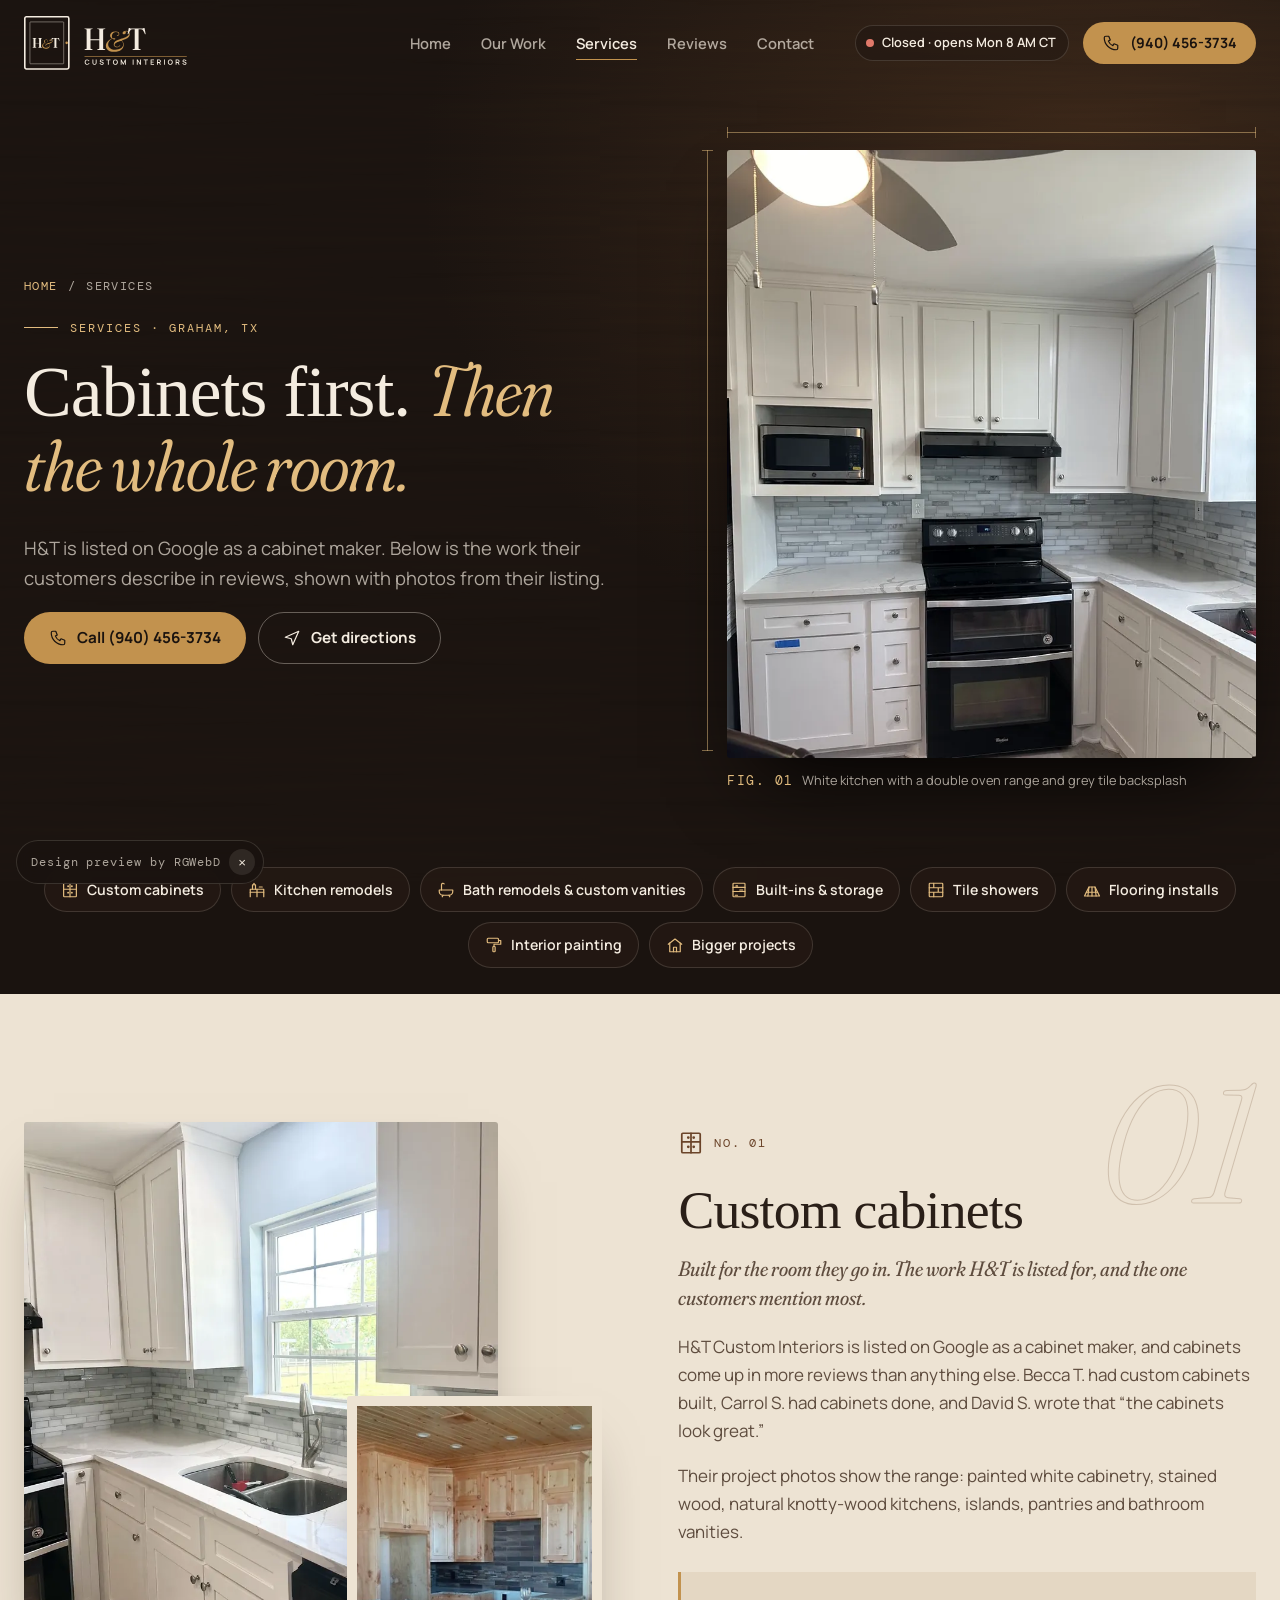
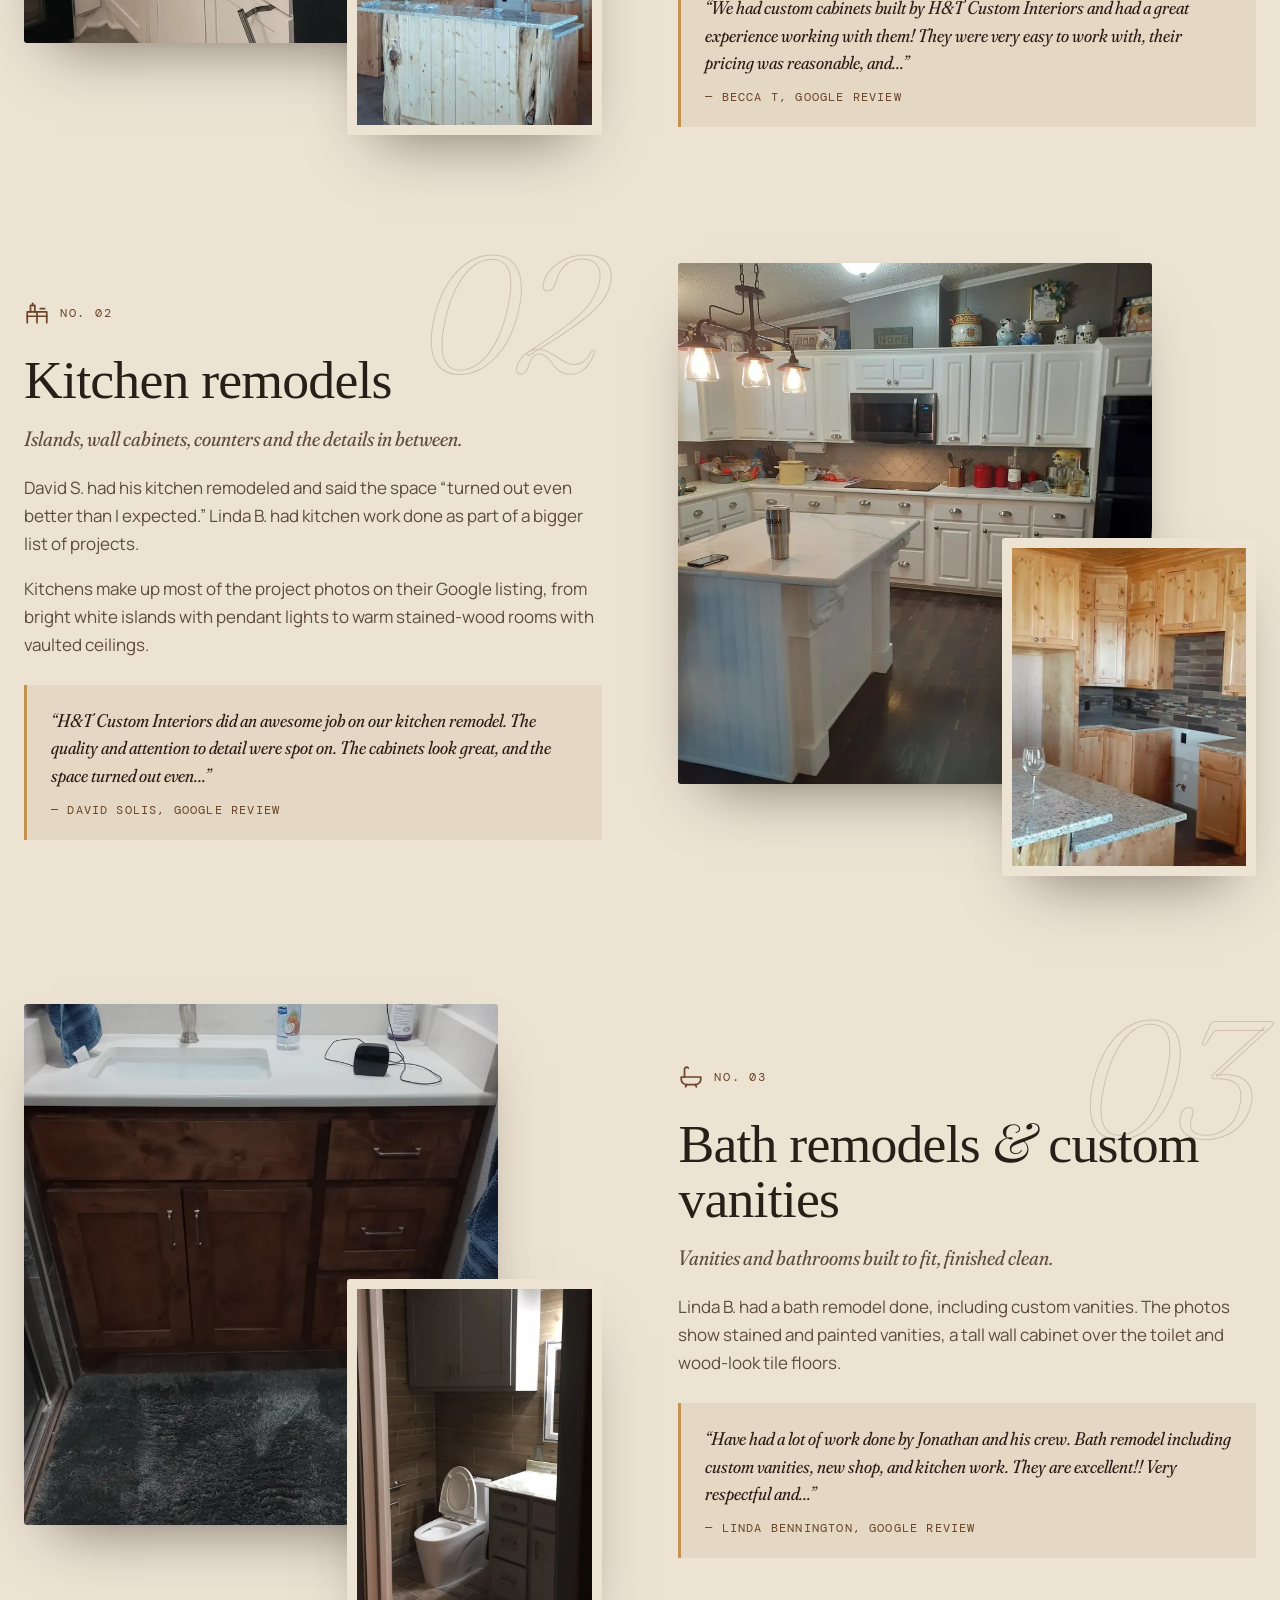
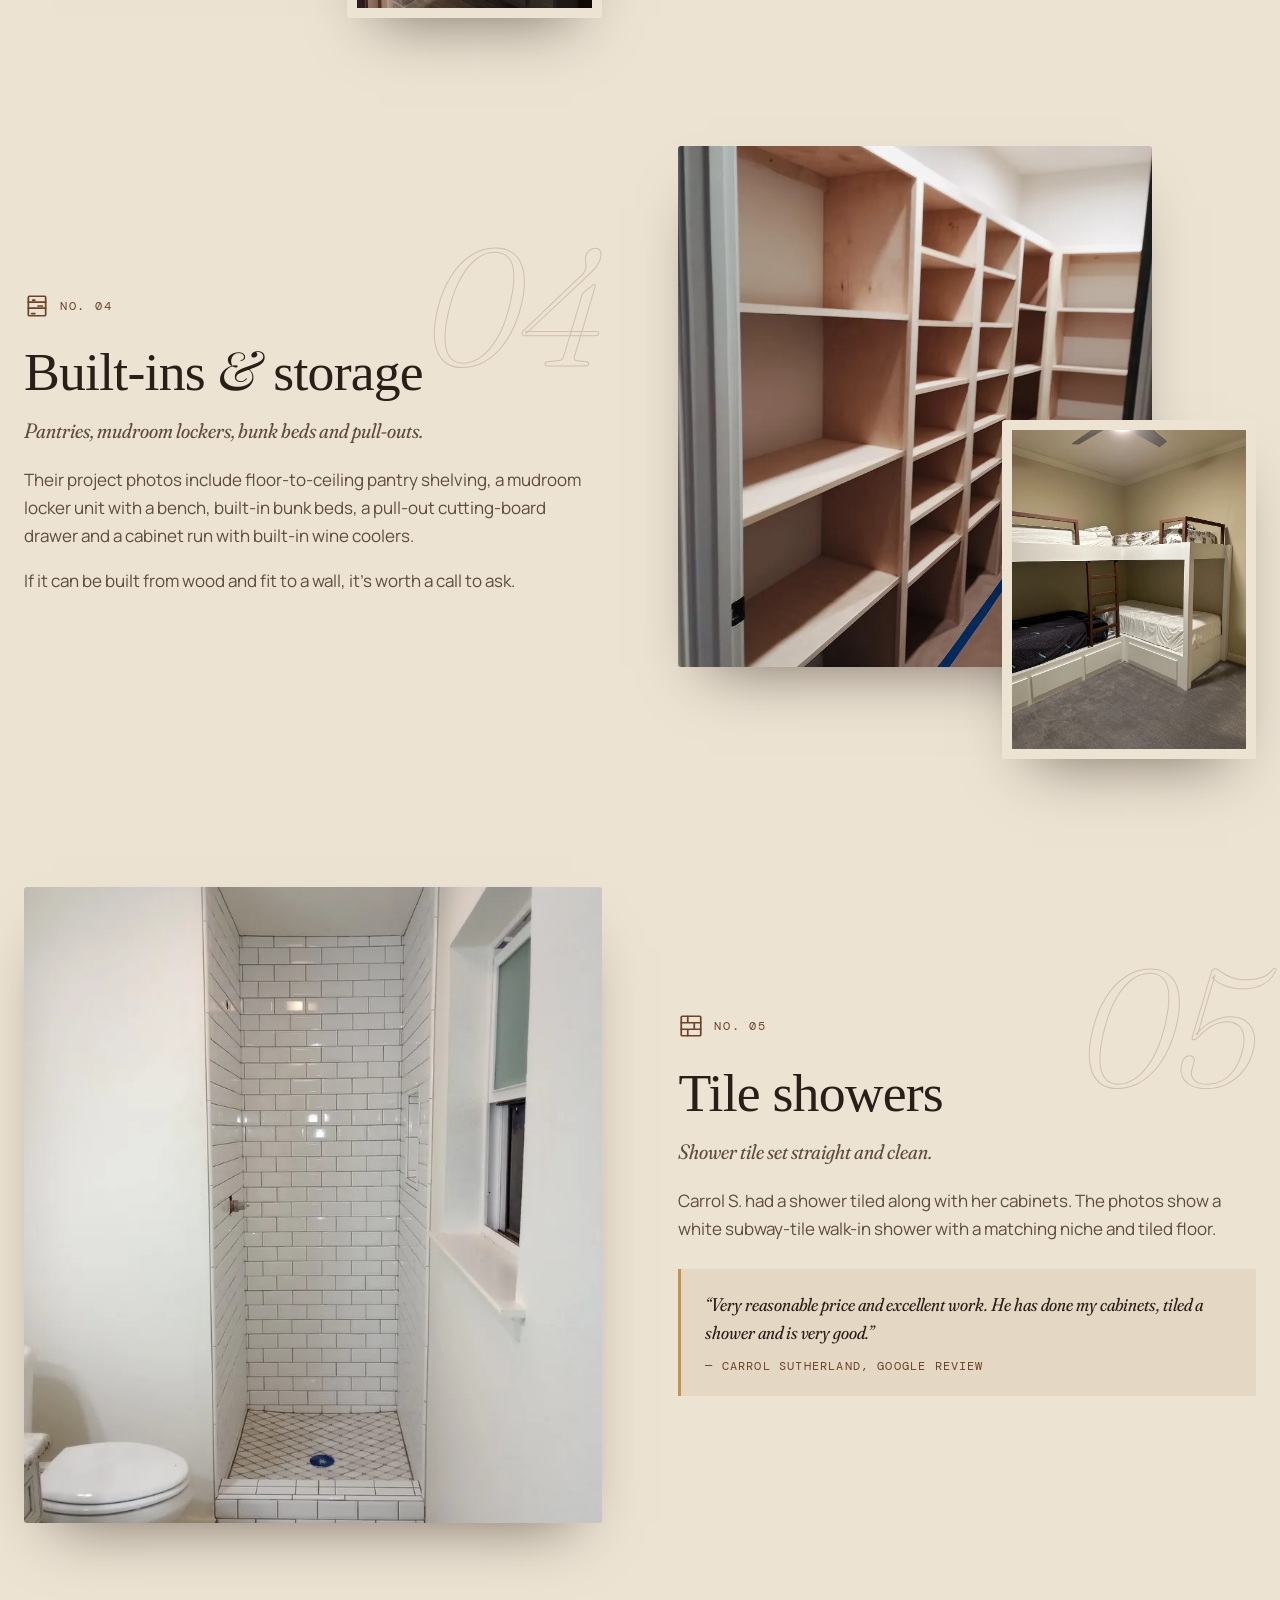
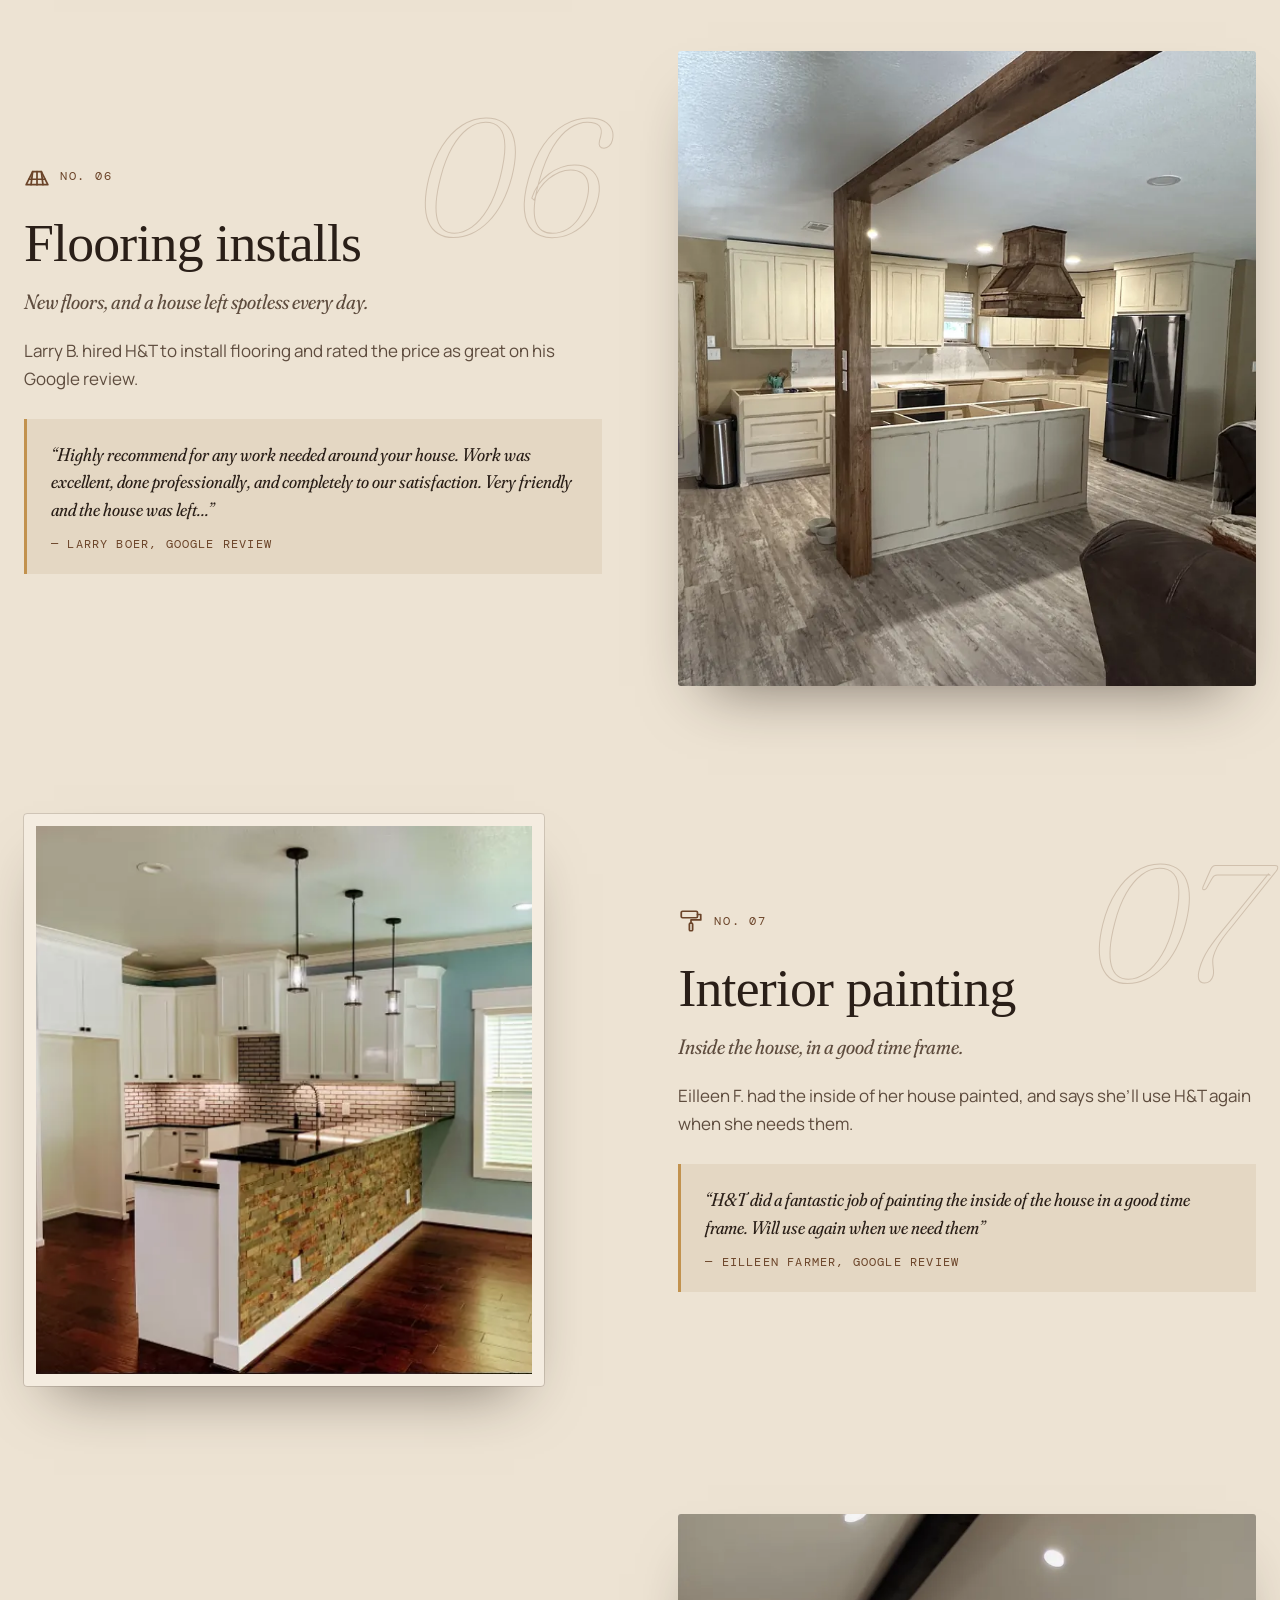
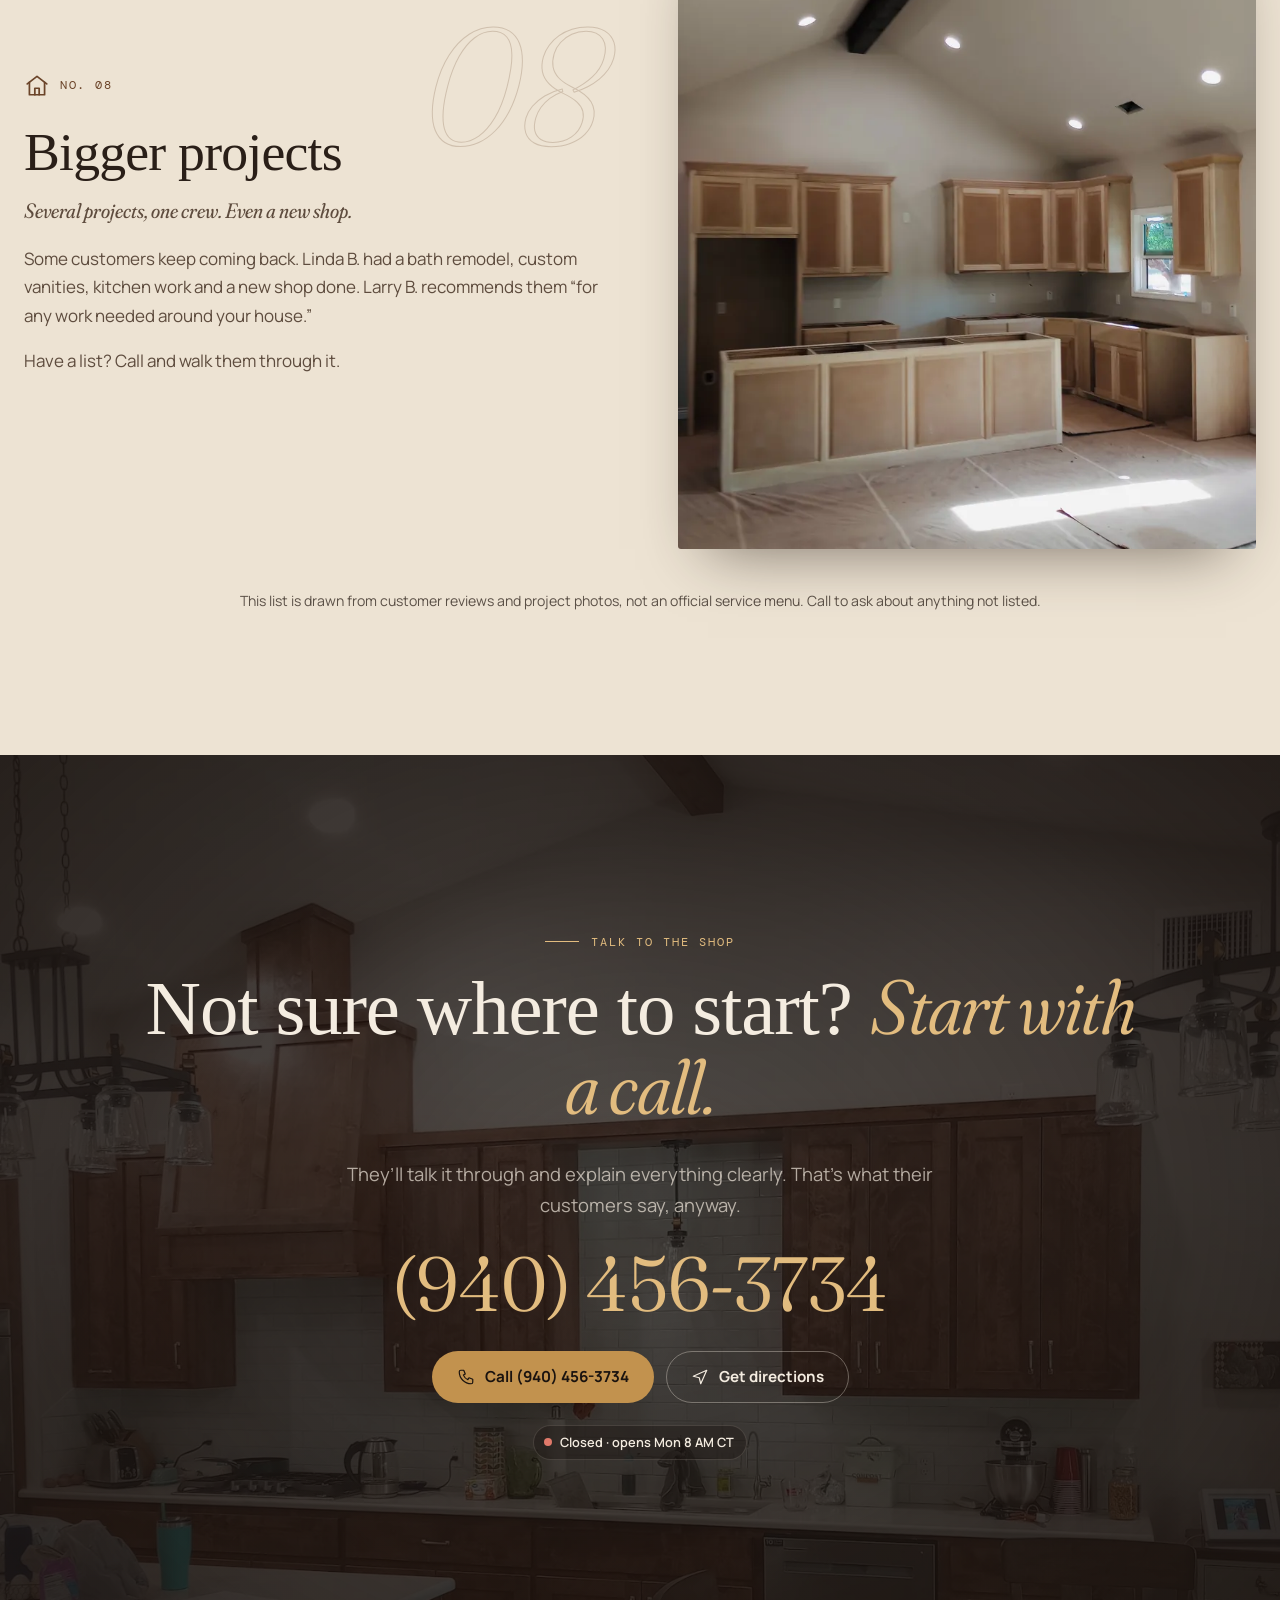
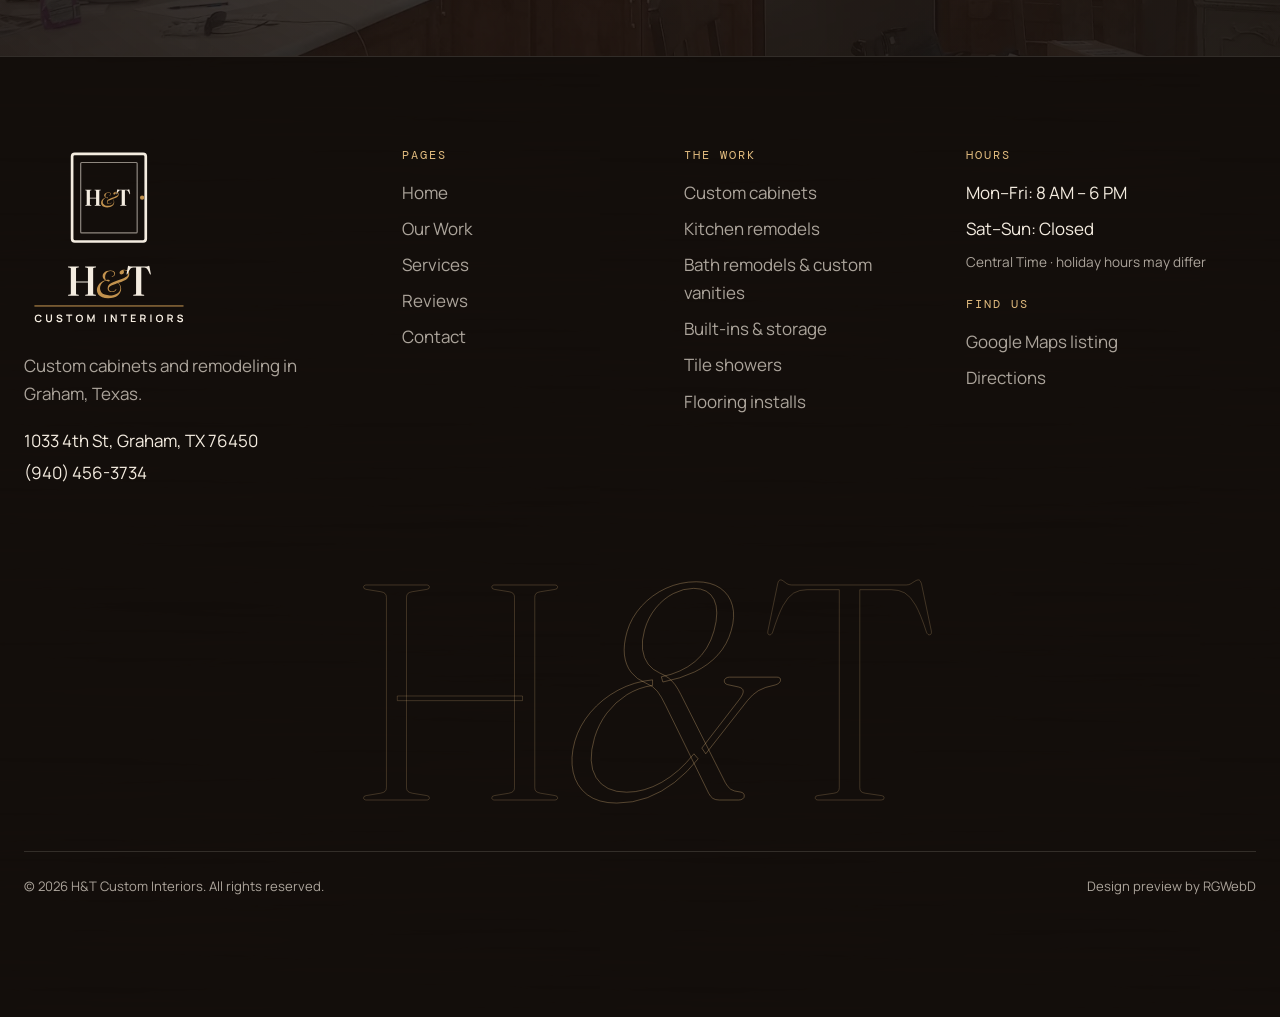
<file: services.html>
<!doctype html><html lang="en"><head><meta charset="utf-8"><meta name="viewport" content="width=device-width,initial-scale=1,viewport-fit=cover">
<title>Custom Cabinets, Kitchen &amp; Bath Remodels | H&amp;T Custom Interiors</title><meta name="description" content="Custom cabinets, kitchen remodels, bath remodels and vanities, built-ins, tile showers, flooring and interior painting by H&amp;T Custom Interiors in Graham, TX."><link rel="canonical" href="https://rgwebd.github.io/htcustominteriors/services.html"><meta name="robots" content="index,follow">
<meta name="theme-color" content="#1A130F"><link rel="icon" href="favicon.ico" sizes="any"><link rel="icon" href="assets/ht-favicon.svg" type="image/svg+xml"><link rel="apple-touch-icon" href="apple-touch-icon.png">
<meta property="og:type" content="website"><meta property="og:site_name" content="H&amp;T Custom Interiors"><meta property="og:title" content="Custom Cabinets, Kitchen &amp; Bath Remodels | H&amp;T Custom Interiors"><meta property="og:description" content="Custom cabinets, kitchen remodels, bath remodels and vanities, built-ins, tile showers, flooring and interior painting by H&amp;T Custom Interiors in Graham, TX."><meta property="og:url" content="https://rgwebd.github.io/htcustominteriors/services.html"><meta property="og:image" content="https://rgwebd.github.io/htcustominteriors/assets/og-image.jpg"><meta property="og:image:width" content="1200"><meta property="og:image:height" content="630"><meta property="og:locale" content="en_US">
<meta name="twitter:card" content="summary_large_image"><meta name="twitter:title" content="Custom Cabinets, Kitchen &amp; Bath Remodels | H&amp;T Custom Interiors"><meta name="twitter:description" content="Custom cabinets, kitchen remodels, bath remodels and vanities, built-ins, tile showers, flooring and interior painting by H&amp;T Custom Interiors in Graham, TX."><meta name="twitter:image" content="https://rgwebd.github.io/htcustominteriors/assets/og-image.jpg">
<link rel="preload" href="assets/fonts/fraunces.woff2" as="font" type="font/woff2" crossorigin><link rel="preload" href="assets/fonts/manrope.woff2" as="font" type="font/woff2" crossorigin>
<link rel="stylesheet" href="assets/styles.css"><script>document.documentElement.classList.add('js')</script><script type="application/ld+json">{"@context": "https://schema.org", "@type": ["HomeAndConstructionBusiness", "GeneralContractor"], "@id": "https://rgwebd.github.io/htcustominteriors/#business", "name": "H&T Custom Interiors", "description": "Cabinet maker and remodeling company in Graham, Texas. Customer reviews describe custom cabinets, kitchen remodels, bath remodels with custom vanities, tile showers, flooring installs, interior painting and a shop build.", "url": "https://rgwebd.github.io/htcustominteriors/", "telephone": "+1-940-456-3734", "image": ["https://rgwebd.github.io/htcustominteriors/assets/img/g05-1600.webp", "https://rgwebd.github.io/htcustominteriors/assets/img/g11-1600.webp", "https://rgwebd.github.io/htcustominteriors/assets/og-image.jpg"], "logo": "https://rgwebd.github.io/htcustominteriors/assets/favicon-512.png", "address": {"@type": "PostalAddress", "streetAddress": "1033 4th St", "addressLocality": "Graham", "addressRegion": "TX", "postalCode": "76450", "addressCountry": "US"}, "geo": {"@type": "GeoCoordinates", "latitude": 33.1072183, "longitude": -98.5799569}, "hasMap": "https://www.google.com/maps/place/H%26T+Custom+Interiors/@33.1072183,-98.5799569,14z/data=!4m6!3m5!1s0x8653c97c9baab7c7:0x69967ee9afec888!8m2!3d33.1072183!4d-98.5799569!16s%2Fg%2F11lkhz7_0f", "sameAs": ["https://www.google.com/maps/place/H%26T+Custom+Interiors/@33.1072183,-98.5799569,14z/data=!4m6!3m5!1s0x8653c97c9baab7c7:0x69967ee9afec888!8m2!3d33.1072183!4d-98.5799569!16s%2Fg%2F11lkhz7_0f"], "openingHoursSpecification": [{"@type": "OpeningHoursSpecification", "dayOfWeek": ["Monday", "Tuesday", "Wednesday", "Thursday", "Friday"], "opens": "08:00", "closes": "18:00"}], "aggregateRating": {"@type": "AggregateRating", "ratingValue": "5.0", "reviewCount": 8, "bestRating": "5", "worstRating": "1"}, "knowsAbout": ["Custom cabinets", "Kitchen remodels", "Bath remodels & custom vanities", "Built-ins & storage", "Tile showers", "Flooring installs", "Interior painting", "Bigger projects"], "makesOffer": [{"@type": "Offer", "itemOffered": {"@type": "Service", "name": "Custom cabinets", "url": "https://rgwebd.github.io/htcustominteriors/services.html#custom-cabinets"}}, {"@type": "Offer", "itemOffered": {"@type": "Service", "name": "Kitchen remodels", "url": "https://rgwebd.github.io/htcustominteriors/services.html#kitchen-remodels"}}, {"@type": "Offer", "itemOffered": {"@type": "Service", "name": "Bath remodels & custom vanities", "url": "https://rgwebd.github.io/htcustominteriors/services.html#bath-remodels"}}, {"@type": "Offer", "itemOffered": {"@type": "Service", "name": "Built-ins & storage", "url": "https://rgwebd.github.io/htcustominteriors/services.html#built-ins"}}, {"@type": "Offer", "itemOffered": {"@type": "Service", "name": "Tile showers", "url": "https://rgwebd.github.io/htcustominteriors/services.html#tile"}}, {"@type": "Offer", "itemOffered": {"@type": "Service", "name": "Flooring installs", "url": "https://rgwebd.github.io/htcustominteriors/services.html#flooring"}}, {"@type": "Offer", "itemOffered": {"@type": "Service", "name": "Interior painting", "url": "https://rgwebd.github.io/htcustominteriors/services.html#painting"}}, {"@type": "Offer", "itemOffered": {"@type": "Service", "name": "Bigger projects", "url": "https://rgwebd.github.io/htcustominteriors/services.html#bigger-projects"}}]}</script><script type="application/ld+json">{"@context": "https://schema.org", "@type": "BreadcrumbList", "itemListElement": [{"@type": "ListItem", "position": 1, "name": "Home", "item": "https://rgwebd.github.io/htcustominteriors/"}, {"@type": "ListItem", "position": 2, "name": "Services", "item": "https://rgwebd.github.io/htcustominteriors/services.html"}]}</script><script src="https://cosmiccallers.lovable.app/demo-track.js" data-demo="htcustominteriors" defer></script></head>
<body><a class="skip" href="#main">Skip to content</a><div class="tape" aria-hidden="true"><i></i></div>
<header class="hdr"><div class="wrap"><a class="brand" href="index.html" aria-label="H&amp;T Custom Interiors home"><img src="assets/ht-horizontal-light.svg" width="311" height="102" alt="H&amp;T Custom Interiors"></a>
<nav class="nav" aria-label="Main"><a href="index.html">Home</a><a href="work.html">Our Work</a><a href="services.html" aria-current="page">Services</a><a href="reviews.html">Reviews</a><a href="contact.html">Contact</a></nav><div class="hdr-cta"><span class="status" data-status><i></i><span>Mon–Fri 8 AM–6 PM CT</span></span><a class="btn sm mag" href="tel:+19404563734"><svg viewBox="0 0 24 24" fill="none" stroke="currentColor" stroke-width="1.6" stroke-linecap="round" stroke-linejoin="round" aria-hidden="true"><path d="M5 3h4l2 5-2.5 1.5a11 11 0 0 0 6 6L16 13l5 2v4a2 2 0 0 1-2 2A16 16 0 0 1 3 5a2 2 0 0 1 2-2z"/></svg><span class="lbl">(940) 456-3734</span></a></div>
<button class="burger" type="button" aria-expanded="false" aria-controls="mnav" aria-label="Open menu"><span></span><span></span></button></div></header>
<nav class="mnav" id="mnav" aria-label="Mobile" aria-hidden="true"><div class="mnav-links"><a href="index.html">Home</a><a href="work.html">Our Work</a><a href="services.html" aria-current="page">Services</a><a href="reviews.html">Reviews</a><a href="contact.html">Contact</a></div><div class="ctas"><a class="btn mag " href="tel:+19404563734"><svg viewBox="0 0 24 24" fill="none" stroke="currentColor" stroke-width="1.6" stroke-linecap="round" stroke-linejoin="round" aria-hidden="true"><path d="M5 3h4l2 5-2.5 1.5a11 11 0 0 0 6 6L16 13l5 2v4a2 2 0 0 1-2 2A16 16 0 0 1 3 5a2 2 0 0 1 2-2z"/></svg><span class="lbl">Call (940) 456-3734</span></a><a class="btn mag ghost" href="https://www.google.com/maps/dir/?api=1&destination=H%26T+Custom+Interiors%2C+1033+4th+St%2C+Graham%2C+TX+76450" target="_blank" rel="noopener"><svg viewBox="0 0 24 24" fill="none" stroke="currentColor" stroke-width="1.6" stroke-linecap="round" stroke-linejoin="round" aria-hidden="true"><path d="M3 11l18-8-8 18-2-8z"/></svg><span class="lbl">Get directions</span></a></div><p><span class="status" data-status><i></i><span>Mon–Fri 8 AM–6 PM CT</span></span></p></nav><main id="main"><section class="phero grain"><div class="phero-in wrap"><div class="phero-copy"><nav class="crumbs" aria-label="Breadcrumb"><a href="index.html">Home</a><span aria-hidden="true">/</span><span aria-current="page">Services</span></nav><p class="kicker">Services · Graham, TX</p><h1 class="split-h">Cabinets first. <em>Then the whole room.</em></h1><p class="lead">H&amp;T is listed on Google as a cabinet maker. Below is the work their customers describe in reviews, shown with photos from their listing.</p><div class="ctas"><a class="btn mag " href="tel:+19404563734"><svg viewBox="0 0 24 24" fill="none" stroke="currentColor" stroke-width="1.6" stroke-linecap="round" stroke-linejoin="round" aria-hidden="true"><path d="M5 3h4l2 5-2.5 1.5a11 11 0 0 0 6 6L16 13l5 2v4a2 2 0 0 1-2 2A16 16 0 0 1 3 5a2 2 0 0 1 2-2z"/></svg><span class="lbl">Call (940) 456-3734</span></a><a class="btn mag ghost" href="https://www.google.com/maps/dir/?api=1&destination=H%26T+Custom+Interiors%2C+1033+4th+St%2C+Graham%2C+TX+76450" target="_blank" rel="noopener"><svg viewBox="0 0 24 24" fill="none" stroke="currentColor" stroke-width="1.6" stroke-linecap="round" stroke-linejoin="round" aria-hidden="true"><path d="M3 11l18-8-8 18-2-8z"/></svg><span class="lbl">Get directions</span></a></div></div>
<figure class="phero-fig"><div class="frame"><div class="kb"><img src="assets/img/g10-1600.webp" srcset="assets/img/g10-800.webp 800w, assets/img/g10-1600.webp 1500w" sizes="(max-width:900px) 100vw, 46vw" width="1500" height="2000" alt="White kitchen with a double oven range and grey tile backsplash" fetchpriority="high" decoding="async" style="object-position:50% 55%"></div></div><figcaption><span>FIG. 01</span>White kitchen with a double oven range and grey tile backsplash</figcaption><span class="dim dim-h" aria-hidden="true"></span><span class="dim dim-v" aria-hidden="true"></span></figure></div></section>
<nav class="sv-idx wrap" aria-label="Jump to a service"><a href="#custom-cabinets"><svg viewBox="0 0 24 24" fill="none" stroke="currentColor" stroke-width="1.6" stroke-linecap="round" stroke-linejoin="round" aria-hidden="true"><rect x="3.5" y="3" width="17" height="18" rx="1"/><path d="M12 3v18M3.5 11h17"/><path d="M9.5 7h0M14.5 7h0M9.5 15.5h0M14.5 15.5h0" stroke-width="2.6"/></svg><span>Custom cabinets</span></a><a href="#kitchen-remodels"><svg viewBox="0 0 24 24" fill="none" stroke="currentColor" stroke-width="1.6" stroke-linecap="round" stroke-linejoin="round" aria-hidden="true"><path d="M3 21V11h18v10"/><path d="M3 15h18M12 11v10"/><path d="M6 11V5h4v6M15 8h4"/><path d="M8 3v2"/></svg><span>Kitchen remodels</span></a><a href="#bath-remodels"><svg viewBox="0 0 24 24" fill="none" stroke="currentColor" stroke-width="1.6" stroke-linecap="round" stroke-linejoin="round" aria-hidden="true"><path d="M3 12h18v2a5 5 0 0 1-5 5H8a5 5 0 0 1-5-5z"/><path d="M6 12V5a2 2 0 0 1 3.5-1.3M8 19l-1 2M16 19l1 2"/></svg><span>Bath remodels & custom vanities</span></a><a href="#built-ins"><svg viewBox="0 0 24 24" fill="none" stroke="currentColor" stroke-width="1.6" stroke-linecap="round" stroke-linejoin="round" aria-hidden="true"><rect x="4" y="3" width="16" height="18" rx="1"/><path d="M4 8.5h16M4 14h16M8 6.5h2M13 12h4M7 19h3"/></svg><span>Built-ins & storage</span></a><a href="#tile"><svg viewBox="0 0 24 24" fill="none" stroke="currentColor" stroke-width="1.6" stroke-linecap="round" stroke-linejoin="round" aria-hidden="true"><rect x="3" y="3" width="18" height="18" rx="1"/><path d="M3 9h18M3 15h18M9 3v6M15 9v6M9 15v6"/></svg><span>Tile showers</span></a><a href="#flooring"><svg viewBox="0 0 24 24" fill="none" stroke="currentColor" stroke-width="1.6" stroke-linecap="round" stroke-linejoin="round" aria-hidden="true"><path d="M2 20l6-12h8l6 12z"/><path d="M8 8l-1.5 12M16 8l1.5 12M12 8v12M4.5 15h15"/></svg><span>Flooring installs</span></a><a href="#painting"><svg viewBox="0 0 24 24" fill="none" stroke="currentColor" stroke-width="1.6" stroke-linecap="round" stroke-linejoin="round" aria-hidden="true"><rect x="3" y="3" width="15" height="6" rx="1.2"/><path d="M18 6h3v5h-9v3"/><rect x="10.5" y="14" width="3" height="7" rx="1"/></svg><span>Interior painting</span></a><a href="#bigger-projects"><svg viewBox="0 0 24 24" fill="none" stroke="currentColor" stroke-width="1.6" stroke-linecap="round" stroke-linejoin="round" aria-hidden="true"><path d="M3 11l9-7 9 7"/><path d="M5 9.5V21h14V9.5"/><path d="M10 21v-6h4v6"/></svg><span>Bigger projects</span></a></nav>
<section class="sec paper"><div class="wrap svs"><article class="sv" id="custom-cabinets"><div class="sv-media" data-r="left"><div class="sv-ph two"><div class="sv-i i0"><img src="assets/img/g30-1600.webp" srcset="assets/img/g30-800.webp 800w, assets/img/g30-1600.webp 1500w" sizes="(max-width:900px) 90vw, 40vw" width="1500" height="2000" alt="White kitchen cabinets around a window with a grey tile backsplash" loading="lazy" decoding="async"></div><div class="sv-i i1"><img src="assets/img/g32-800.webp" srcset="assets/img/g32-800.webp 720w" sizes="(max-width:900px) 90vw, 40vw" width="720" height="720" alt="Knotty-wood kitchen with a live-edge style island" loading="lazy" decoding="async"></div></div></div><div class="sv-tx" data-r data-n="01"><span class="no"><svg viewBox="0 0 24 24" fill="none" stroke="currentColor" stroke-width="1.6" stroke-linecap="round" stroke-linejoin="round" aria-hidden="true"><rect x="3.5" y="3" width="17" height="18" rx="1"/><path d="M12 3v18M3.5 11h17"/><path d="M9.5 7h0M14.5 7h0M9.5 15.5h0M14.5 15.5h0" stroke-width="2.6"/></svg>No. 01</span><h2>Custom cabinets</h2><p class="sv-s">Built for the room they go in. The work H&T is listed for, and the one customers mention most.</p><p>H&amp;T Custom Interiors is listed on Google as a cabinet maker, and cabinets come up in more reviews than anything else. Becca T. had custom cabinets built, Carrol S. had cabinets done, and David S. wrote that “the cabinets look great.”</p><p>Their project photos show the range: painted white cabinetry, stained wood, natural knotty-wood kitchens, islands, pantries and bathroom vanities.</p><blockquote class="sv-q">“We had custom cabinets built by H&amp;T Custom Interiors and had a great experience working with them! They were very easy to work with, their pricing was reasonable, and…”<cite>— Becca T, Google review</cite></blockquote></div></article><article class="sv flip" id="kitchen-remodels"><div class="sv-media" data-r="right"><div class="sv-ph two"><div class="sv-i i0"><img src="assets/img/g19-1600.webp" srcset="assets/img/g19-800.webp 800w, assets/img/g19-1600.webp 1500w" sizes="(max-width:900px) 90vw, 40vw" width="1500" height="2000" alt="White kitchen with an island, pendant lights and dark wood floor" loading="lazy" decoding="async"></div><div class="sv-i i1"><img src="assets/img/g08-800.webp" srcset="assets/img/g08-800.webp 720w" sizes="(max-width:900px) 90vw, 40vw" width="720" height="720" alt="Natural knotty-wood kitchen cabinets with a granite counter" loading="lazy" decoding="async"></div></div></div><div class="sv-tx" data-r data-n="02"><span class="no"><svg viewBox="0 0 24 24" fill="none" stroke="currentColor" stroke-width="1.6" stroke-linecap="round" stroke-linejoin="round" aria-hidden="true"><path d="M3 21V11h18v10"/><path d="M3 15h18M12 11v10"/><path d="M6 11V5h4v6M15 8h4"/><path d="M8 3v2"/></svg>No. 02</span><h2>Kitchen remodels</h2><p class="sv-s">Islands, wall cabinets, counters and the details in between.</p><p>David S. had his kitchen remodeled and said the space “turned out even better than I expected.” Linda B. had kitchen work done as part of a bigger list of projects.</p><p>Kitchens make up most of the project photos on their Google listing, from bright white islands with pendant lights to warm stained-wood rooms with vaulted ceilings.</p><blockquote class="sv-q">“H&amp;T Custom Interiors did an awesome job on our kitchen remodel. The quality and attention to detail were spot on. The cabinets look great, and the space turned out even…”<cite>— David Solis, Google review</cite></blockquote></div></article><article class="sv" id="bath-remodels"><div class="sv-media" data-r="left"><div class="sv-ph two"><div class="sv-i i0"><img src="assets/img/g31-1600.webp" srcset="assets/img/g31-800.webp 800w, assets/img/g31-1600.webp 1506w" sizes="(max-width:900px) 90vw, 40vw" width="1506" height="1785" alt="Stained wood bathroom vanity with a white top" loading="lazy" decoding="async"></div><div class="sv-i i1"><img src="assets/img/g28-800.webp" srcset="assets/img/g28-800.webp 720w" sizes="(max-width:900px) 90vw, 40vw" width="720" height="1280" alt="Bathroom with grey vanity, tall wall cabinet and wood-look tile" loading="lazy" decoding="async"></div></div></div><div class="sv-tx" data-r data-n="03"><span class="no"><svg viewBox="0 0 24 24" fill="none" stroke="currentColor" stroke-width="1.6" stroke-linecap="round" stroke-linejoin="round" aria-hidden="true"><path d="M3 12h18v2a5 5 0 0 1-5 5H8a5 5 0 0 1-5-5z"/><path d="M6 12V5a2 2 0 0 1 3.5-1.3M8 19l-1 2M16 19l1 2"/></svg>No. 03</span><h2>Bath remodels & custom vanities</h2><p class="sv-s">Vanities and bathrooms built to fit, finished clean.</p><p>Linda B. had a bath remodel done, including custom vanities. The photos show stained and painted vanities, a tall wall cabinet over the toilet and wood-look tile floors.</p><blockquote class="sv-q">“Have had a lot of work done by Jonathan and his crew. Bath remodel including custom vanities, new shop, and kitchen work. They are excellent!! Very respectful and…”<cite>— Linda Bennington, Google review</cite></blockquote></div></article><article class="sv flip" id="built-ins"><div class="sv-media" data-r="right"><div class="sv-ph two"><div class="sv-i i0"><img src="assets/img/g04-1600.webp" srcset="assets/img/g04-800.webp 800w, assets/img/g04-1600.webp 1506w" sizes="(max-width:900px) 90vw, 40vw" width="1506" height="2000" alt="Raw wood pantry shelving built floor to ceiling" loading="lazy" decoding="async"></div><div class="sv-i i1"><img src="assets/img/g09-1600.webp" srcset="assets/img/g09-800.webp 800w, assets/img/g09-1600.webp 1500w" sizes="(max-width:900px) 90vw, 40vw" width="1500" height="2000" alt="Built-in white bunk beds with ladders and storage" loading="lazy" decoding="async"></div></div></div><div class="sv-tx" data-r data-n="04"><span class="no"><svg viewBox="0 0 24 24" fill="none" stroke="currentColor" stroke-width="1.6" stroke-linecap="round" stroke-linejoin="round" aria-hidden="true"><rect x="4" y="3" width="16" height="18" rx="1"/><path d="M4 8.5h16M4 14h16M8 6.5h2M13 12h4M7 19h3"/></svg>No. 04</span><h2>Built-ins & storage</h2><p class="sv-s">Pantries, mudroom lockers, bunk beds and pull-outs.</p><p>Their project photos include floor-to-ceiling pantry shelving, a mudroom locker unit with a bench, built-in bunk beds, a pull-out cutting-board drawer and a cabinet run with built-in wine coolers.</p><p>If it can be built from wood and fit to a wall, it’s worth a call to ask.</p></div></article><article class="sv" id="tile"><div class="sv-media" data-r="left"><div class="sv-ph"><div class="sv-i i0"><img src="assets/img/g02-1600.webp" srcset="assets/img/g02-800.webp 800w, assets/img/g02-1600.webp 1506w" sizes="(max-width:900px) 90vw, 40vw" width="1506" height="2000" alt="White subway-tile walk-in shower with a tiled floor and niche" loading="lazy" decoding="async"></div></div></div><div class="sv-tx" data-r data-n="05"><span class="no"><svg viewBox="0 0 24 24" fill="none" stroke="currentColor" stroke-width="1.6" stroke-linecap="round" stroke-linejoin="round" aria-hidden="true"><rect x="3" y="3" width="18" height="18" rx="1"/><path d="M3 9h18M3 15h18M9 3v6M15 9v6M9 15v6"/></svg>No. 05</span><h2>Tile showers</h2><p class="sv-s">Shower tile set straight and clean.</p><p>Carrol S. had a shower tiled along with her cabinets. The photos show a white subway-tile walk-in shower with a matching niche and tiled floor.</p><blockquote class="sv-q">“Very reasonable price and excellent work. He has done my cabinets, tiled a shower and is very good.”<cite>— Carrol Sutherland, Google review</cite></blockquote></div></article><article class="sv flip" id="flooring"><div class="sv-media" data-r="right"><div class="sv-ph"><div class="sv-i i0"><img src="assets/img/g15-1600.webp" srcset="assets/img/g15-800.webp 800w, assets/img/g15-1600.webp 1500w" sizes="(max-width:900px) 90vw, 40vw" width="1500" height="2000" alt="Open kitchen with white cabinets, a wood range hood and a rustic post" loading="lazy" decoding="async"></div></div></div><div class="sv-tx" data-r data-n="06"><span class="no"><svg viewBox="0 0 24 24" fill="none" stroke="currentColor" stroke-width="1.6" stroke-linecap="round" stroke-linejoin="round" aria-hidden="true"><path d="M2 20l6-12h8l6 12z"/><path d="M8 8l-1.5 12M16 8l1.5 12M12 8v12M4.5 15h15"/></svg>No. 06</span><h2>Flooring installs</h2><p class="sv-s">New floors, and a house left spotless every day.</p><p>Larry B. hired H&amp;T to install flooring and rated the price as great on his Google review.</p><blockquote class="sv-q">“Highly recommend for any work needed around your house. Work was excellent, done professionally, and completely to our satisfaction. Very friendly and the house was left…”<cite>— Larry Boer, Google review</cite></blockquote></div></article><article class="sv" id="painting"><div class="sv-media" data-r="left"><div class="sv-ph low"><div class="sv-i i0"><img src="assets/img/g01-800.webp" srcset="assets/img/g01-800.webp 661w" sizes="(max-width:900px) 90vw, 40vw" width="661" height="542" alt="Kitchen with a stone-faced peninsula bar, pendant lights and white cabinetry" loading="lazy" decoding="async"></div></div></div><div class="sv-tx" data-r data-n="07"><span class="no"><svg viewBox="0 0 24 24" fill="none" stroke="currentColor" stroke-width="1.6" stroke-linecap="round" stroke-linejoin="round" aria-hidden="true"><rect x="3" y="3" width="15" height="6" rx="1.2"/><path d="M18 6h3v5h-9v3"/><rect x="10.5" y="14" width="3" height="7" rx="1"/></svg>No. 07</span><h2>Interior painting</h2><p class="sv-s">Inside the house, in a good time frame.</p><p>Eilleen F. had the inside of her house painted, and says she’ll use H&amp;T again when she needs them.</p><blockquote class="sv-q">“H&amp;T did a fantastic job of painting the inside of the house in a good time frame. Will use again when we need them”<cite>— Eilleen Farmer, Google review</cite></blockquote></div></article><article class="sv flip" id="bigger-projects"><div class="sv-media" data-r="right"><div class="sv-ph"><div class="sv-i i0"><img src="assets/img/g33-1600.webp" srcset="assets/img/g33-800.webp 800w, assets/img/g33-1600.webp 1506w" sizes="(max-width:900px) 90vw, 40vw" width="1506" height="2000" alt="Kitchen cabinets mid-install under a vaulted ceiling with a dark beam" loading="lazy" decoding="async"></div></div></div><div class="sv-tx" data-r data-n="08"><span class="no"><svg viewBox="0 0 24 24" fill="none" stroke="currentColor" stroke-width="1.6" stroke-linecap="round" stroke-linejoin="round" aria-hidden="true"><path d="M3 11l9-7 9 7"/><path d="M5 9.5V21h14V9.5"/><path d="M10 21v-6h4v6"/></svg>No. 08</span><h2>Bigger projects</h2><p class="sv-s">Several projects, one crew. Even a new shop.</p><p>Some customers keep coming back. Linda B. had a bath remodel, custom vanities, kitchen work and a new shop done. Larry B. recommends them “for any work needed around your house.”</p><p>Have a list? Call and walk them through it.</p></div></article></div>
<p class="note c wrap" style="margin-top:40px">This list is drawn from customer reviews and project photos, not an official service menu. Call to ask about anything not listed.</p></section>
<section class="cta"><div class="bg" data-px="0.1"><img src="assets/img/g07-1600.webp" srcset="assets/img/g07-800.webp 800w, assets/img/g07-1600.webp 1506w" sizes="100vw" width="1506" height="2000" alt="" loading="lazy" decoding="async" style="object-position:50% 40%"></div><div class="wrap"><p class="kicker c">Talk to the shop</p><h2 class="split-h">Not sure where to start? <em>Start with a call.</em></h2><p class="lead">They’ll talk it through and explain everything clearly. That’s what their customers say, anyway.</p><a class="big" href="tel:+19404563734">(940) 456-3734</a><div class="ctas c"><a class="btn mag " href="tel:+19404563734"><svg viewBox="0 0 24 24" fill="none" stroke="currentColor" stroke-width="1.6" stroke-linecap="round" stroke-linejoin="round" aria-hidden="true"><path d="M5 3h4l2 5-2.5 1.5a11 11 0 0 0 6 6L16 13l5 2v4a2 2 0 0 1-2 2A16 16 0 0 1 3 5a2 2 0 0 1 2-2z"/></svg><span class="lbl">Call (940) 456-3734</span></a><a class="btn mag ghost" href="https://www.google.com/maps/dir/?api=1&destination=H%26T+Custom+Interiors%2C+1033+4th+St%2C+Graham%2C+TX+76450" target="_blank" rel="noopener"><svg viewBox="0 0 24 24" fill="none" stroke="currentColor" stroke-width="1.6" stroke-linecap="round" stroke-linejoin="round" aria-hidden="true"><path d="M3 11l18-8-8 18-2-8z"/></svg><span class="lbl">Get directions</span></a></div><p class="cta-st"><span class="status" data-status><i></i><span>Mon–Fri 8 AM–6 PM CT</span></span></p></div></section></main><footer class="ftr grain"><div class="wrap"><div class="fgrid">
<div class="fbrand"><img src="assets/ht-stacked-light.svg" width="200" height="200" alt="H&amp;T Custom Interiors" loading="lazy"><p>Custom cabinets and remodeling in Graham, Texas.</p>
<address><a href="https://www.google.com/maps/dir/?api=1&destination=H%26T+Custom+Interiors%2C+1033+4th+St%2C+Graham%2C+TX+76450" target="_blank" rel="noopener">1033 4th St, Graham, TX 76450</a><br><a href="tel:+19404563734">(940) 456-3734</a></address></div>
<div><h2 class="fh">Pages</h2><ul><li><a href="index.html">Home</a></li><li><a href="work.html">Our Work</a></li><li><a href="services.html">Services</a></li><li><a href="reviews.html">Reviews</a></li><li><a href="contact.html">Contact</a></li></ul></div><div><h2 class="fh">The work</h2><ul><li><a href="services.html#custom-cabinets">Custom cabinets</a></li><li><a href="services.html#kitchen-remodels">Kitchen remodels</a></li><li><a href="services.html#bath-remodels">Bath remodels & custom vanities</a></li><li><a href="services.html#built-ins">Built-ins & storage</a></li><li><a href="services.html#tile">Tile showers</a></li><li><a href="services.html#flooring">Flooring installs</a></li></ul></div>
<div><h2 class="fh">Hours</h2><ul><li>Mon–Fri: 8 AM – 6 PM</li><li>Sat–Sun: Closed</li><li class="muted">Central Time · holiday hours may differ</li></ul><h2 class="fh" style="margin-top:22px">Find us</h2><ul><li><a href="https://maps.app.goo.gl/E3Pw4QvxWSLH55m39" target="_blank" rel="noopener">Google Maps listing</a></li><li><a href="https://www.google.com/maps/dir/?api=1&destination=H%26T+Custom+Interiors%2C+1033+4th+St%2C+Graham%2C+TX+76450" target="_blank" rel="noopener">Directions</a></li></ul></div>
</div><div class="bigword" aria-hidden="true">H<span class="amp">&amp;</span>T</div><div class="legal"><span>© 2026 H&amp;T Custom Interiors. All rights reserved.</span><span>Design preview by RGWebD</span></div></div></footer>
<div class="mbar"><a class="btn mag " href="tel:+19404563734"><svg viewBox="0 0 24 24" fill="none" stroke="currentColor" stroke-width="1.6" stroke-linecap="round" stroke-linejoin="round" aria-hidden="true"><path d="M5 3h4l2 5-2.5 1.5a11 11 0 0 0 6 6L16 13l5 2v4a2 2 0 0 1-2 2A16 16 0 0 1 3 5a2 2 0 0 1 2-2z"/></svg><span class="lbl">Call now</span></a><a class="btn mag ghost" href="https://www.google.com/maps/dir/?api=1&destination=H%26T+Custom+Interiors%2C+1033+4th+St%2C+Graham%2C+TX+76450" target="_blank" rel="noopener"><svg viewBox="0 0 24 24" fill="none" stroke="currentColor" stroke-width="1.6" stroke-linecap="round" stroke-linejoin="round" aria-hidden="true"><path d="M3 11l18-8-8 18-2-8z"/></svg><span class="lbl">Get directions</span></a></div>
<div class="demo" role="note">Design preview by RGWebD<button type="button" aria-label="Dismiss preview note">×</button></div><script src="assets/script.js" defer></script></body></html>
</file>
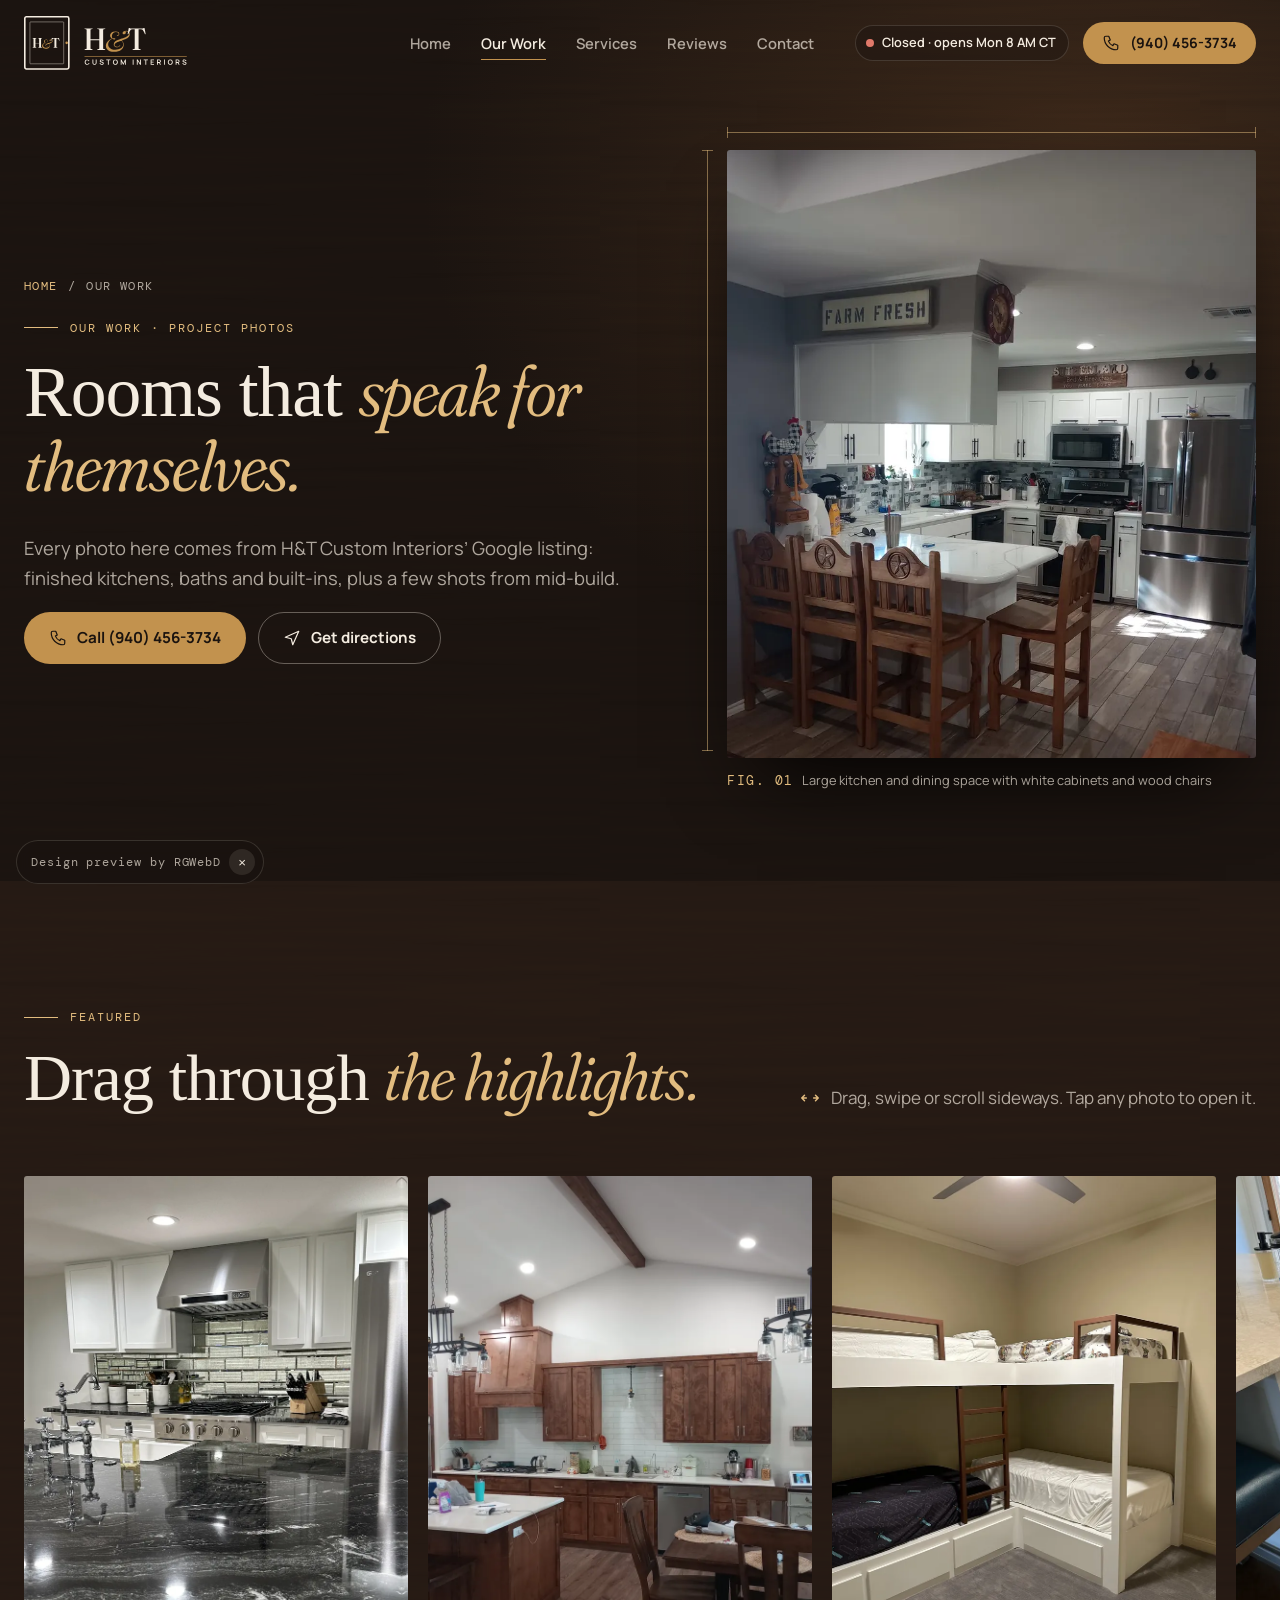
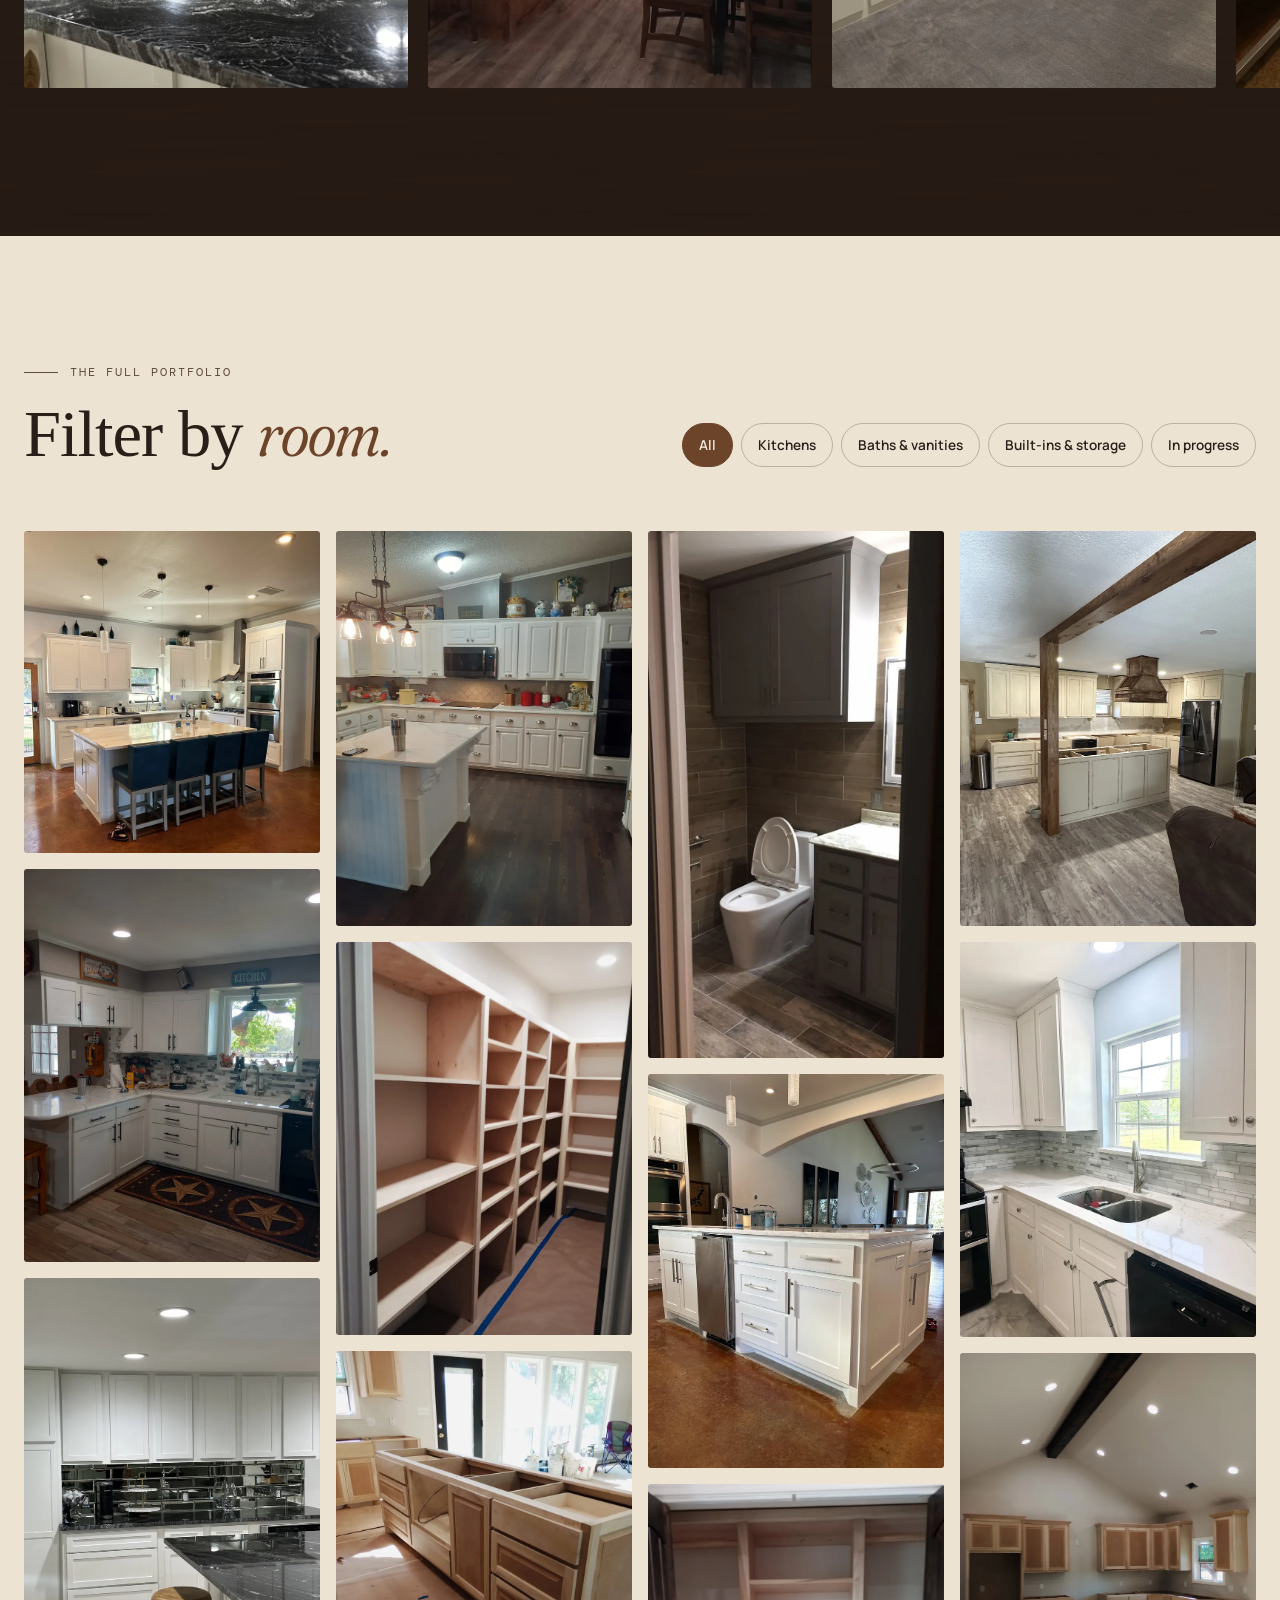
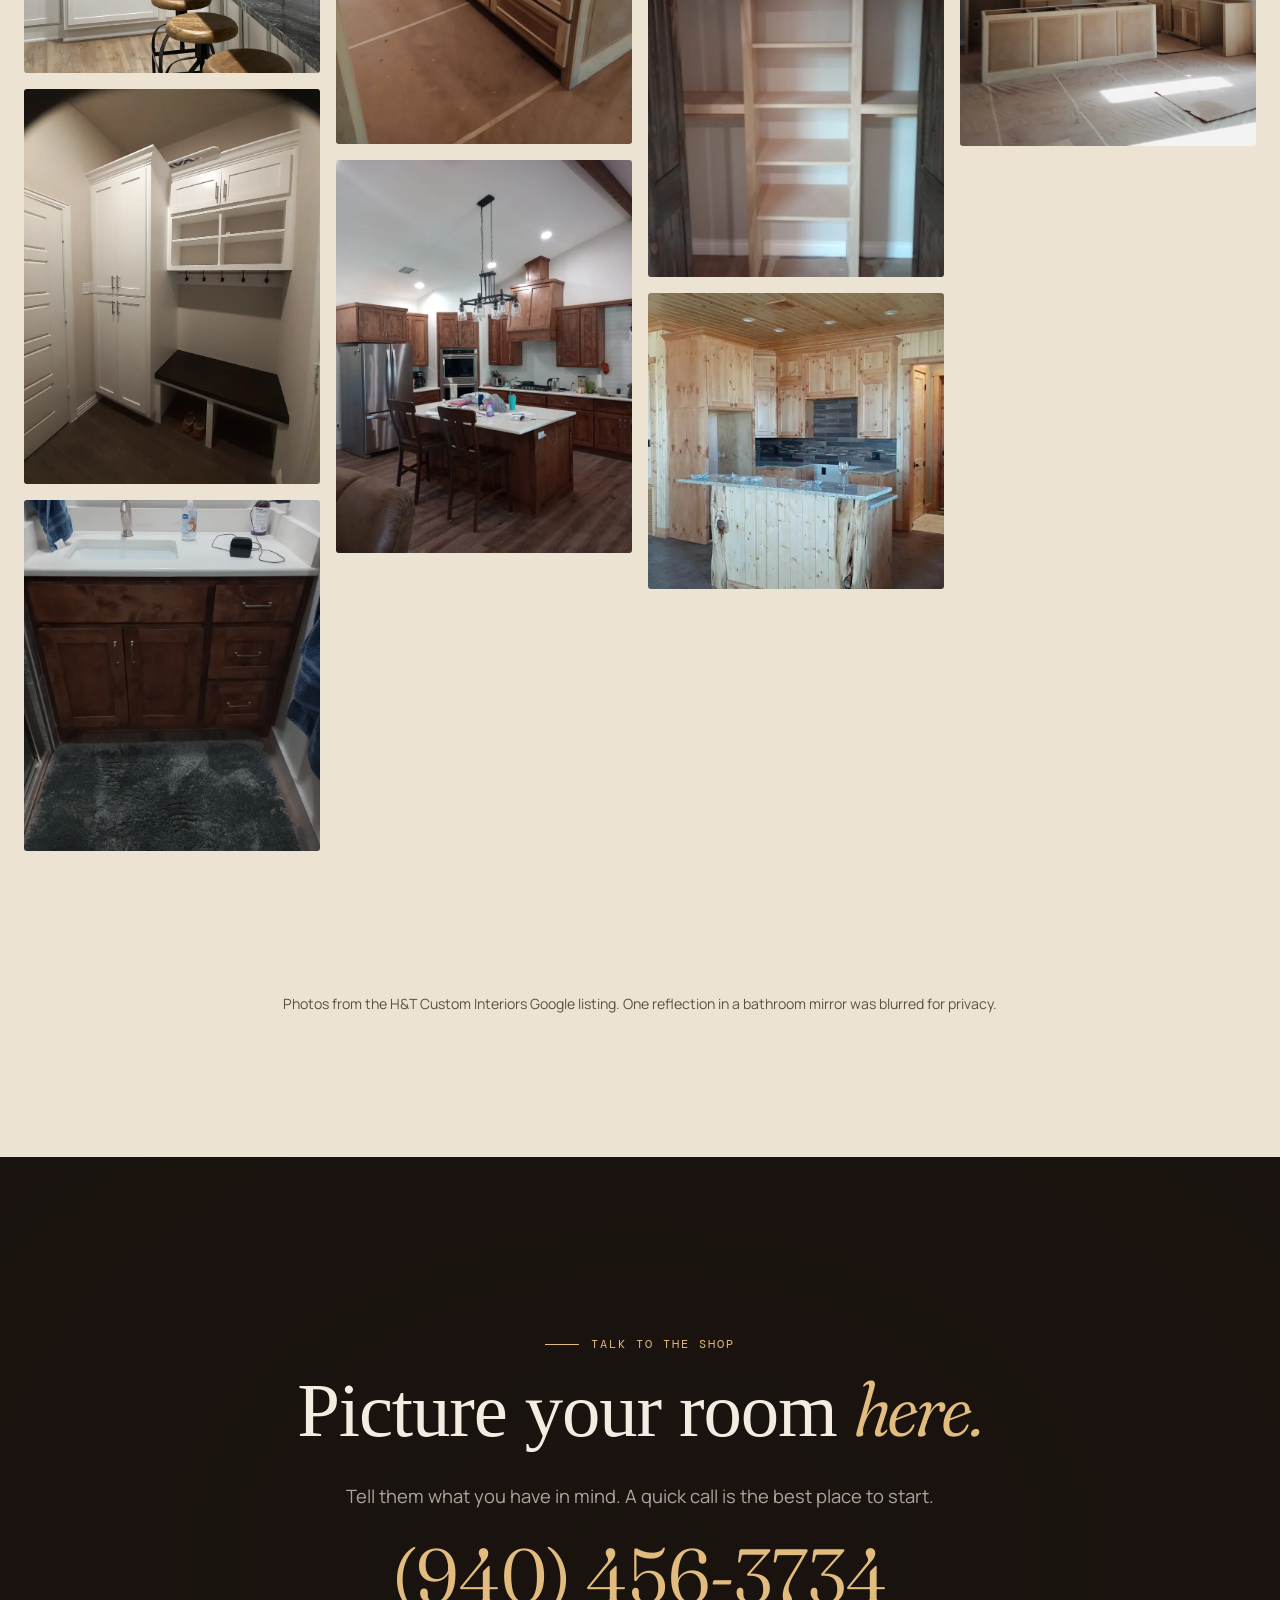
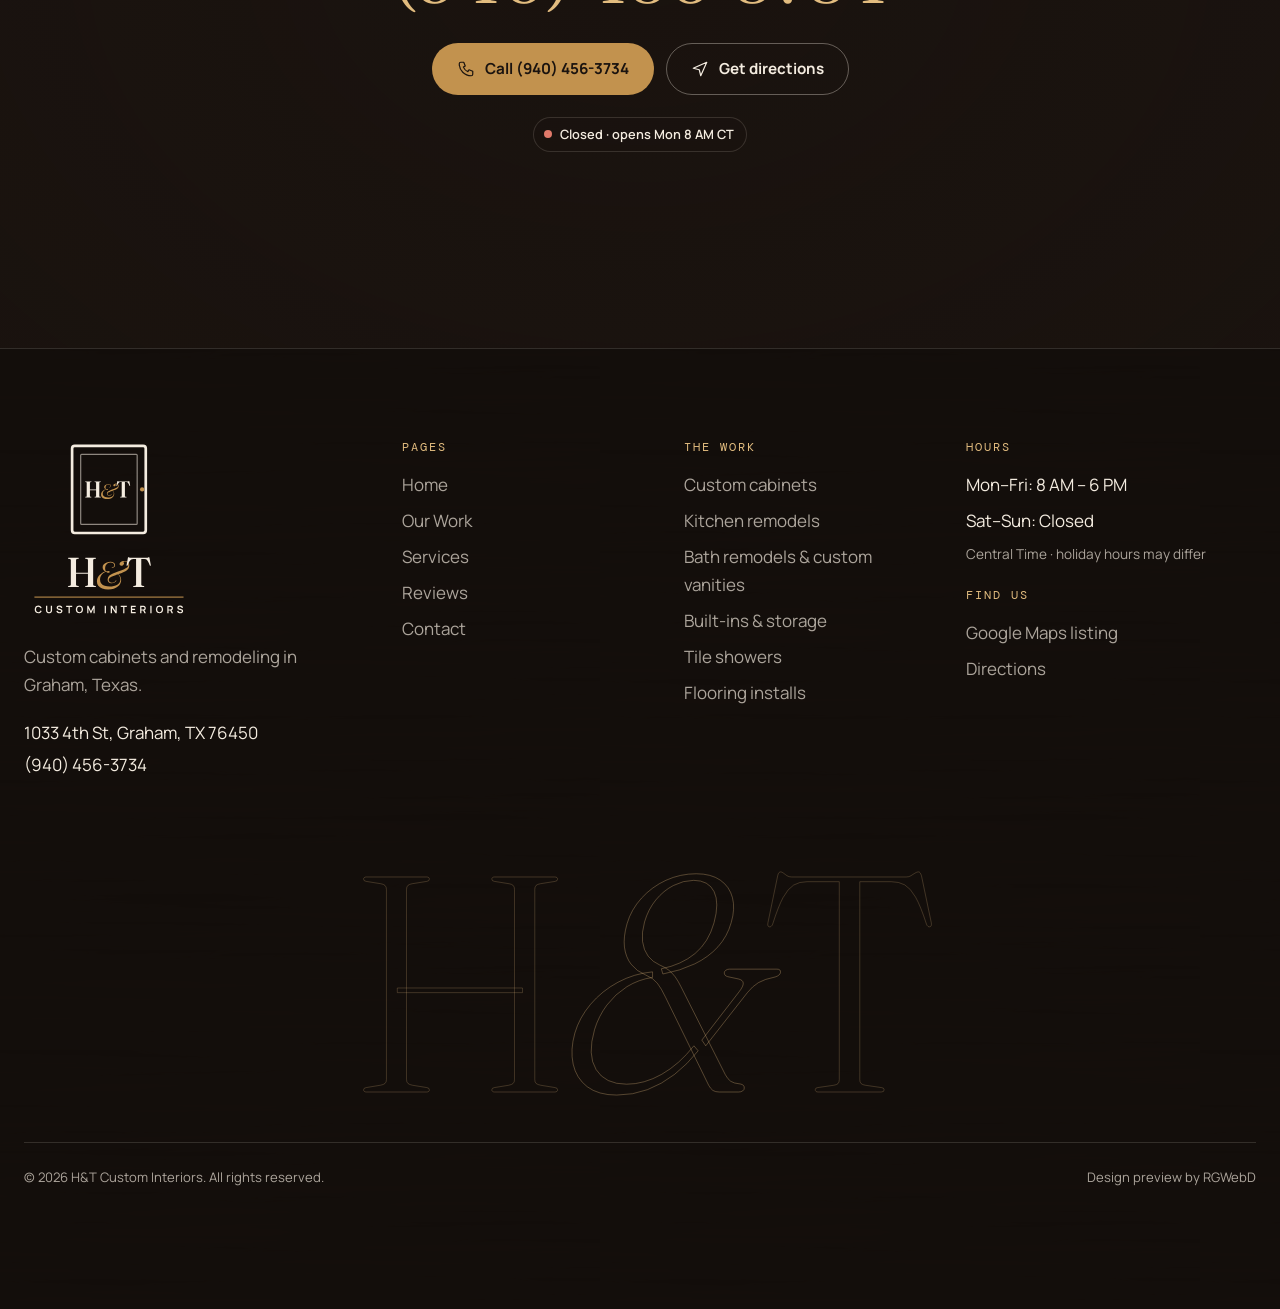
<file: work.html>
<!doctype html><html lang="en"><head><meta charset="utf-8"><meta name="viewport" content="width=device-width,initial-scale=1,viewport-fit=cover">
<title>Our Work: Kitchens, Baths &amp; Built-ins | H&amp;T Custom Interiors</title><meta name="description" content="Project photos from H&amp;T Custom Interiors in Graham, TX: custom kitchens, bathroom vanities, pantries, mudroom lockers, bunk beds and cabinets mid-build."><link rel="canonical" href="https://rgwebd.github.io/htcustominteriors/work.html"><meta name="robots" content="index,follow">
<meta name="theme-color" content="#1A130F"><link rel="icon" href="favicon.ico" sizes="any"><link rel="icon" href="assets/ht-favicon.svg" type="image/svg+xml"><link rel="apple-touch-icon" href="apple-touch-icon.png">
<meta property="og:type" content="website"><meta property="og:site_name" content="H&amp;T Custom Interiors"><meta property="og:title" content="Our Work: Kitchens, Baths &amp; Built-ins | H&amp;T Custom Interiors"><meta property="og:description" content="Project photos from H&amp;T Custom Interiors in Graham, TX: custom kitchens, bathroom vanities, pantries, mudroom lockers, bunk beds and cabinets mid-build."><meta property="og:url" content="https://rgwebd.github.io/htcustominteriors/work.html"><meta property="og:image" content="https://rgwebd.github.io/htcustominteriors/assets/og-image.jpg"><meta property="og:image:width" content="1200"><meta property="og:image:height" content="630"><meta property="og:locale" content="en_US">
<meta name="twitter:card" content="summary_large_image"><meta name="twitter:title" content="Our Work: Kitchens, Baths &amp; Built-ins | H&amp;T Custom Interiors"><meta name="twitter:description" content="Project photos from H&amp;T Custom Interiors in Graham, TX: custom kitchens, bathroom vanities, pantries, mudroom lockers, bunk beds and cabinets mid-build."><meta name="twitter:image" content="https://rgwebd.github.io/htcustominteriors/assets/og-image.jpg">
<link rel="preload" href="assets/fonts/fraunces.woff2" as="font" type="font/woff2" crossorigin><link rel="preload" href="assets/fonts/manrope.woff2" as="font" type="font/woff2" crossorigin>
<link rel="stylesheet" href="assets/styles.css"><script>document.documentElement.classList.add('js')</script><script type="application/ld+json">{"@context": "https://schema.org", "@type": ["HomeAndConstructionBusiness", "GeneralContractor"], "@id": "https://rgwebd.github.io/htcustominteriors/#business", "name": "H&T Custom Interiors", "description": "Cabinet maker and remodeling company in Graham, Texas. Customer reviews describe custom cabinets, kitchen remodels, bath remodels with custom vanities, tile showers, flooring installs, interior painting and a shop build.", "url": "https://rgwebd.github.io/htcustominteriors/", "telephone": "+1-940-456-3734", "image": ["https://rgwebd.github.io/htcustominteriors/assets/img/g05-1600.webp", "https://rgwebd.github.io/htcustominteriors/assets/img/g11-1600.webp", "https://rgwebd.github.io/htcustominteriors/assets/og-image.jpg"], "logo": "https://rgwebd.github.io/htcustominteriors/assets/favicon-512.png", "address": {"@type": "PostalAddress", "streetAddress": "1033 4th St", "addressLocality": "Graham", "addressRegion": "TX", "postalCode": "76450", "addressCountry": "US"}, "geo": {"@type": "GeoCoordinates", "latitude": 33.1072183, "longitude": -98.5799569}, "hasMap": "https://www.google.com/maps/place/H%26T+Custom+Interiors/@33.1072183,-98.5799569,14z/data=!4m6!3m5!1s0x8653c97c9baab7c7:0x69967ee9afec888!8m2!3d33.1072183!4d-98.5799569!16s%2Fg%2F11lkhz7_0f", "sameAs": ["https://www.google.com/maps/place/H%26T+Custom+Interiors/@33.1072183,-98.5799569,14z/data=!4m6!3m5!1s0x8653c97c9baab7c7:0x69967ee9afec888!8m2!3d33.1072183!4d-98.5799569!16s%2Fg%2F11lkhz7_0f"], "openingHoursSpecification": [{"@type": "OpeningHoursSpecification", "dayOfWeek": ["Monday", "Tuesday", "Wednesday", "Thursday", "Friday"], "opens": "08:00", "closes": "18:00"}], "aggregateRating": {"@type": "AggregateRating", "ratingValue": "5.0", "reviewCount": 8, "bestRating": "5", "worstRating": "1"}, "knowsAbout": ["Custom cabinets", "Kitchen remodels", "Bath remodels & custom vanities", "Built-ins & storage", "Tile showers", "Flooring installs", "Interior painting", "Bigger projects"], "makesOffer": [{"@type": "Offer", "itemOffered": {"@type": "Service", "name": "Custom cabinets", "url": "https://rgwebd.github.io/htcustominteriors/services.html#custom-cabinets"}}, {"@type": "Offer", "itemOffered": {"@type": "Service", "name": "Kitchen remodels", "url": "https://rgwebd.github.io/htcustominteriors/services.html#kitchen-remodels"}}, {"@type": "Offer", "itemOffered": {"@type": "Service", "name": "Bath remodels & custom vanities", "url": "https://rgwebd.github.io/htcustominteriors/services.html#bath-remodels"}}, {"@type": "Offer", "itemOffered": {"@type": "Service", "name": "Built-ins & storage", "url": "https://rgwebd.github.io/htcustominteriors/services.html#built-ins"}}, {"@type": "Offer", "itemOffered": {"@type": "Service", "name": "Tile showers", "url": "https://rgwebd.github.io/htcustominteriors/services.html#tile"}}, {"@type": "Offer", "itemOffered": {"@type": "Service", "name": "Flooring installs", "url": "https://rgwebd.github.io/htcustominteriors/services.html#flooring"}}, {"@type": "Offer", "itemOffered": {"@type": "Service", "name": "Interior painting", "url": "https://rgwebd.github.io/htcustominteriors/services.html#painting"}}, {"@type": "Offer", "itemOffered": {"@type": "Service", "name": "Bigger projects", "url": "https://rgwebd.github.io/htcustominteriors/services.html#bigger-projects"}}]}</script><script type="application/ld+json">{"@context": "https://schema.org", "@type": "BreadcrumbList", "itemListElement": [{"@type": "ListItem", "position": 1, "name": "Home", "item": "https://rgwebd.github.io/htcustominteriors/"}, {"@type": "ListItem", "position": 2, "name": "Our Work", "item": "https://rgwebd.github.io/htcustominteriors/work.html"}]}</script><script src="https://cosmiccallers.lovable.app/demo-track.js" data-demo="htcustominteriors" defer></script></head>
<body><a class="skip" href="#main">Skip to content</a><div class="tape" aria-hidden="true"><i></i></div>
<header class="hdr"><div class="wrap"><a class="brand" href="index.html" aria-label="H&amp;T Custom Interiors home"><img src="assets/ht-horizontal-light.svg" width="311" height="102" alt="H&amp;T Custom Interiors"></a>
<nav class="nav" aria-label="Main"><a href="index.html">Home</a><a href="work.html" aria-current="page">Our Work</a><a href="services.html">Services</a><a href="reviews.html">Reviews</a><a href="contact.html">Contact</a></nav><div class="hdr-cta"><span class="status" data-status><i></i><span>Mon–Fri 8 AM–6 PM CT</span></span><a class="btn sm mag" href="tel:+19404563734"><svg viewBox="0 0 24 24" fill="none" stroke="currentColor" stroke-width="1.6" stroke-linecap="round" stroke-linejoin="round" aria-hidden="true"><path d="M5 3h4l2 5-2.5 1.5a11 11 0 0 0 6 6L16 13l5 2v4a2 2 0 0 1-2 2A16 16 0 0 1 3 5a2 2 0 0 1 2-2z"/></svg><span class="lbl">(940) 456-3734</span></a></div>
<button class="burger" type="button" aria-expanded="false" aria-controls="mnav" aria-label="Open menu"><span></span><span></span></button></div></header>
<nav class="mnav" id="mnav" aria-label="Mobile" aria-hidden="true"><div class="mnav-links"><a href="index.html">Home</a><a href="work.html" aria-current="page">Our Work</a><a href="services.html">Services</a><a href="reviews.html">Reviews</a><a href="contact.html">Contact</a></div><div class="ctas"><a class="btn mag " href="tel:+19404563734"><svg viewBox="0 0 24 24" fill="none" stroke="currentColor" stroke-width="1.6" stroke-linecap="round" stroke-linejoin="round" aria-hidden="true"><path d="M5 3h4l2 5-2.5 1.5a11 11 0 0 0 6 6L16 13l5 2v4a2 2 0 0 1-2 2A16 16 0 0 1 3 5a2 2 0 0 1 2-2z"/></svg><span class="lbl">Call (940) 456-3734</span></a><a class="btn mag ghost" href="https://www.google.com/maps/dir/?api=1&destination=H%26T+Custom+Interiors%2C+1033+4th+St%2C+Graham%2C+TX+76450" target="_blank" rel="noopener"><svg viewBox="0 0 24 24" fill="none" stroke="currentColor" stroke-width="1.6" stroke-linecap="round" stroke-linejoin="round" aria-hidden="true"><path d="M3 11l18-8-8 18-2-8z"/></svg><span class="lbl">Get directions</span></a></div><p><span class="status" data-status><i></i><span>Mon–Fri 8 AM–6 PM CT</span></span></p></nav><main id="main"><section class="phero grain"><div class="phero-in wrap"><div class="phero-copy"><nav class="crumbs" aria-label="Breadcrumb"><a href="index.html">Home</a><span aria-hidden="true">/</span><span aria-current="page">Our Work</span></nav><p class="kicker">Our work · project photos</p><h1 class="split-h">Rooms that <em>speak for themselves.</em></h1><p class="lead">Every photo here comes from H&amp;T Custom Interiors’ Google listing: finished kitchens, baths and built-ins, plus a few shots from mid-build.</p><div class="ctas"><a class="btn mag " href="tel:+19404563734"><svg viewBox="0 0 24 24" fill="none" stroke="currentColor" stroke-width="1.6" stroke-linecap="round" stroke-linejoin="round" aria-hidden="true"><path d="M5 3h4l2 5-2.5 1.5a11 11 0 0 0 6 6L16 13l5 2v4a2 2 0 0 1-2 2A16 16 0 0 1 3 5a2 2 0 0 1 2-2z"/></svg><span class="lbl">Call (940) 456-3734</span></a><a class="btn mag ghost" href="https://www.google.com/maps/dir/?api=1&destination=H%26T+Custom+Interiors%2C+1033+4th+St%2C+Graham%2C+TX+76450" target="_blank" rel="noopener"><svg viewBox="0 0 24 24" fill="none" stroke="currentColor" stroke-width="1.6" stroke-linecap="round" stroke-linejoin="round" aria-hidden="true"><path d="M3 11l18-8-8 18-2-8z"/></svg><span class="lbl">Get directions</span></a></div></div>
<figure class="phero-fig"><div class="frame"><div class="kb"><img src="assets/img/g25-1600.webp" srcset="assets/img/g25-800.webp 800w, assets/img/g25-1600.webp 1506w" sizes="(max-width:900px) 100vw, 46vw" width="1506" height="2000" alt="Large kitchen and dining space with white cabinets and wood chairs" fetchpriority="high" decoding="async" style="object-position:50% 60%"></div></div><figcaption><span>FIG. 01</span>Large kitchen and dining space with white cabinets and wood chairs</figcaption><span class="dim dim-h" aria-hidden="true"></span><span class="dim dim-v" aria-hidden="true"></span></figure></div></section>
<section class="sec dark grain"><div class="wrap"><div class="head"><div><p class="kicker">Featured</p><h2 class="split-h">Drag through <em>the highlights.</em></h2></div><p class="drag-hint"><svg viewBox="0 0 24 24" fill="none" stroke="currentColor" stroke-width="1.6" stroke-linecap="round" stroke-linejoin="round" aria-hidden="true"><path d="M8 12H3m0 0l3-3m-3 3l3 3M16 12h5m0 0l-3-3m3 3l-3 3"/></svg> Drag, swipe or scroll sideways. Tap any photo to open it.</p></div></div><div class="strip gal-track" tabindex="0" aria-label="Featured project photos"><button class="gal-item strip-item" type="button" data-cat="kitchens" data-full="assets/img/g11-1600.webp" aria-label="Open photo: Black and white granite island counter in a white kitchen with a steel range hood"><span class="gi-in"><img src="assets/img/g11-1600.webp" srcset="assets/img/g11-800.webp 800w, assets/img/g11-1600.webp 1500w" sizes="(max-width:700px) 72vw, 30vw" width="1500" height="2000" alt="Black and white granite island counter in a white kitchen with a steel range hood" loading="lazy" decoding="async"></span><span class="gi-cap"><span>Kitchens</span></span></button><button class="gal-item strip-item" type="button" data-cat="kitchens" data-full="assets/img/g07-1600.webp" aria-label="Open photo: Stained wood kitchen with an island, range hood and vaulted ceiling beam"><span class="gi-in"><img src="assets/img/g07-1600.webp" srcset="assets/img/g07-800.webp 800w, assets/img/g07-1600.webp 1506w" sizes="(max-width:700px) 72vw, 30vw" width="1506" height="2000" alt="Stained wood kitchen with an island, range hood and vaulted ceiling beam" loading="lazy" decoding="async"></span><span class="gi-cap"><span>Kitchens</span></span></button><button class="gal-item strip-item" type="button" data-cat="built-ins" data-full="assets/img/g09-1600.webp" aria-label="Open photo: Built-in white bunk beds with ladders and storage"><span class="gi-in"><img src="assets/img/g09-1600.webp" srcset="assets/img/g09-800.webp 800w, assets/img/g09-1600.webp 1500w" sizes="(max-width:700px) 72vw, 30vw" width="1500" height="2000" alt="Built-in white bunk beds with ladders and storage" loading="lazy" decoding="async"></span><span class="gi-cap"><span>Built-ins & storage</span></span></button><button class="gal-item strip-item" type="button" data-cat="built-ins" data-full="assets/img/g14-1600.webp" aria-label="Open photo: Pull-out cutting-board drawer and trash pull-out in a kitchen island"><span class="gi-in"><img src="assets/img/g14-1600.webp" srcset="assets/img/g14-800.webp 800w, assets/img/g14-1600.webp 1500w" sizes="(max-width:700px) 72vw, 30vw" width="1500" height="2000" alt="Pull-out cutting-board drawer and trash pull-out in a kitchen island" loading="lazy" decoding="async"></span><span class="gi-cap"><span>Built-ins & storage</span></span></button><button class="gal-item strip-item" type="button" data-cat="built-ins" data-full="assets/img/g29-1600.webp" aria-label="Open photo: Blue cabinet run with a white top and two built-in wine coolers"><span class="gi-in"><img src="assets/img/g29-1600.webp" srcset="assets/img/g29-800.webp 800w, assets/img/g29-1600.webp 1500w" sizes="(max-width:700px) 72vw, 30vw" width="1500" height="2000" alt="Blue cabinet run with a white top and two built-in wine coolers" loading="lazy" decoding="async"></span><span class="gi-cap"><span>Built-ins & storage</span></span></button><button class="gal-item strip-item" type="button" data-cat="baths" data-full="assets/img/g02-1600.webp" aria-label="Open photo: White subway-tile walk-in shower with a tiled floor and niche"><span class="gi-in"><img src="assets/img/g02-1600.webp" srcset="assets/img/g02-800.webp 800w, assets/img/g02-1600.webp 1506w" sizes="(max-width:700px) 72vw, 30vw" width="1506" height="2000" alt="White subway-tile walk-in shower with a tiled floor and niche" loading="lazy" decoding="async"></span><span class="gi-cap"><span>Baths & vanities</span></span></button><button class="gal-item strip-item" type="button" data-cat="in-progress" data-full="assets/img/g18-1600.webp" aria-label="Open photo: Cabinet boxes and cut parts stacked during a build"><span class="gi-in"><img src="assets/img/g18-1600.webp" srcset="assets/img/g18-800.webp 800w, assets/img/g18-1600.webp 1600w" sizes="(max-width:700px) 72vw, 30vw" width="1600" height="1600" alt="Cabinet boxes and cut parts stacked during a build" loading="lazy" decoding="async"></span><span class="gi-cap"><span>In progress</span></span></button><button class="gal-item strip-item" type="button" data-cat="baths" data-full="assets/img/g16-800.webp" aria-label="Open photo: Dark wood bathroom vanity with a marble top and a lighted mirror"><span class="gi-in"><img src="assets/img/g16-800.webp" srcset="assets/img/g16-800.webp 720w" sizes="(max-width:700px) 72vw, 30vw" width="720" height="1280" alt="Dark wood bathroom vanity with a marble top and a lighted mirror" loading="lazy" decoding="async"></span><span class="gi-cap"><span>Baths & vanities</span></span></button></div></section>
<section class="sec paper"><div class="wrap"><div class="head"><div><p class="kicker">The full portfolio</p><h2 class="split-h">Filter by <em>room.</em></h2></div><div class="chips" role="group" aria-label="Filter photos"><button type="button" class="chip-f" aria-pressed="true" data-f="all">All</button><button type="button" class="chip-f" aria-pressed="false" data-f="kitchens">Kitchens</button><button type="button" class="chip-f" aria-pressed="false" data-f="baths">Baths & vanities</button><button type="button" class="chip-f" aria-pressed="false" data-f="built-ins">Built-ins & storage</button><button type="button" class="chip-f" aria-pressed="false" data-f="in-progress">In progress</button></div></div><div class="mason"><button class="gal-item" type="button" data-cat="kitchens" data-full="assets/img/g05-1600.webp" aria-label="Open photo: Open kitchen with an island, navy bar stools, white cabinets and pendant lights"><span class="gi-in"><img src="assets/img/g05-1600.webp" srcset="assets/img/g05-800.webp 800w, assets/img/g05-1600.webp 1600w" sizes="(max-width:700px) 50vw, 25vw" width="1600" height="1740" alt="Open kitchen with an island, navy bar stools, white cabinets and pendant lights" loading="lazy" decoding="async"></span><span class="gi-cap"><span>Kitchens</span></span></button><button class="gal-item" type="button" data-cat="kitchens" data-full="assets/img/g06-1600.webp" aria-label="Open photo: L-shaped kitchen with white cabinets, a farmhouse window and a star rug"><span class="gi-in"><img src="assets/img/g06-1600.webp" srcset="assets/img/g06-800.webp 800w, assets/img/g06-1600.webp 1506w" sizes="(max-width:700px) 50vw, 25vw" width="1506" height="2000" alt="L-shaped kitchen with white cabinets, a farmhouse window and a star rug" loading="lazy" decoding="async"></span><span class="gi-cap"><span>Kitchens</span></span></button><button class="gal-item" type="button" data-cat="kitchens" data-full="assets/img/g13-1600.webp" aria-label="Open photo: White cabinets, mirrored backsplash and a dark granite island with stools"><span class="gi-in"><img src="assets/img/g13-1600.webp" srcset="assets/img/g13-800.webp 800w, assets/img/g13-1600.webp 1500w" sizes="(max-width:700px) 50vw, 25vw" width="1500" height="2000" alt="White cabinets, mirrored backsplash and a dark granite island with stools" loading="lazy" decoding="async"></span><span class="gi-cap"><span>Kitchens</span></span></button><button class="gal-item" type="button" data-cat="built-ins" data-full="assets/img/g17-1600.webp" aria-label="Open photo: White mudroom locker unit with a bench and upper cubbies"><span class="gi-in"><img src="assets/img/g17-1600.webp" srcset="assets/img/g17-800.webp 800w, assets/img/g17-1600.webp 1500w" sizes="(max-width:700px) 50vw, 25vw" width="1500" height="2000" alt="White mudroom locker unit with a bench and upper cubbies" loading="lazy" decoding="async"></span><span class="gi-cap"><span>Built-ins & storage</span></span></button><button class="gal-item" type="button" data-cat="baths" data-full="assets/img/g31-1600.webp" aria-label="Open photo: Stained wood bathroom vanity with a white top"><span class="gi-in"><img src="assets/img/g31-1600.webp" srcset="assets/img/g31-800.webp 800w, assets/img/g31-1600.webp 1506w" sizes="(max-width:700px) 50vw, 25vw" width="1506" height="1785" alt="Stained wood bathroom vanity with a white top" loading="lazy" decoding="async"></span><span class="gi-cap"><span>Baths & vanities</span></span></button><button class="gal-item" type="button" data-cat="kitchens" data-full="assets/img/g19-1600.webp" aria-label="Open photo: White kitchen with an island, pendant lights and dark wood floor"><span class="gi-in"><img src="assets/img/g19-1600.webp" srcset="assets/img/g19-800.webp 800w, assets/img/g19-1600.webp 1500w" sizes="(max-width:700px) 50vw, 25vw" width="1500" height="2000" alt="White kitchen with an island, pendant lights and dark wood floor" loading="lazy" decoding="async"></span><span class="gi-cap"><span>Kitchens</span></span></button><button class="gal-item" type="button" data-cat="built-ins" data-full="assets/img/g04-1600.webp" aria-label="Open photo: Raw wood pantry shelving built floor to ceiling"><span class="gi-in"><img src="assets/img/g04-1600.webp" srcset="assets/img/g04-800.webp 800w, assets/img/g04-1600.webp 1506w" sizes="(max-width:700px) 50vw, 25vw" width="1506" height="2000" alt="Raw wood pantry shelving built floor to ceiling" loading="lazy" decoding="async"></span><span class="gi-cap"><span>Built-ins & storage</span></span></button><button class="gal-item" type="button" data-cat="in-progress" data-full="assets/img/g03-1600.webp" aria-label="Open photo: Unfinished cabinet boxes being set on a covered floor during an install"><span class="gi-in"><img src="assets/img/g03-1600.webp" srcset="assets/img/g03-800.webp 800w, assets/img/g03-1600.webp 1506w" sizes="(max-width:700px) 50vw, 25vw" width="1506" height="2000" alt="Unfinished cabinet boxes being set on a covered floor during an install" loading="lazy" decoding="async"></span><span class="gi-cap"><span>In progress</span></span></button><button class="gal-item" type="button" data-cat="kitchens" data-full="assets/img/g26-1600.webp" aria-label="Open photo: Stained wood kitchen with an island and an iron chandelier"><span class="gi-in"><img src="assets/img/g26-1600.webp" srcset="assets/img/g26-800.webp 800w, assets/img/g26-1600.webp 1506w" sizes="(max-width:700px) 50vw, 25vw" width="1506" height="2000" alt="Stained wood kitchen with an island and an iron chandelier" loading="lazy" decoding="async"></span><span class="gi-cap"><span>Kitchens</span></span></button><button class="gal-item" type="button" data-cat="kitchens" data-full="assets/img/g10-1600.webp" aria-label="Open photo: White kitchen with a double oven range and grey tile backsplash"><span class="gi-in"><img src="assets/img/g10-1600.webp" srcset="assets/img/g10-800.webp 800w, assets/img/g10-1600.webp 1500w" sizes="(max-width:700px) 50vw, 25vw" width="1500" height="2000" alt="White kitchen with a double oven range and grey tile backsplash" loading="lazy" decoding="async"></span><span class="gi-cap"><span>Kitchens</span></span></button><button class="gal-item" type="button" data-cat="baths" data-full="assets/img/g28-800.webp" aria-label="Open photo: Bathroom with grey vanity, tall wall cabinet and wood-look tile"><span class="gi-in"><img src="assets/img/g28-800.webp" srcset="assets/img/g28-800.webp 720w" sizes="(max-width:700px) 50vw, 25vw" width="720" height="1280" alt="Bathroom with grey vanity, tall wall cabinet and wood-look tile" loading="lazy" decoding="async"></span><span class="gi-cap"><span>Baths & vanities</span></span></button><button class="gal-item" type="button" data-cat="kitchens" data-full="assets/img/g24-1600.webp" aria-label="Open photo: White kitchen island with shaker drawers and an apron front"><span class="gi-in"><img src="assets/img/g24-1600.webp" srcset="assets/img/g24-800.webp 800w, assets/img/g24-1600.webp 1500w" sizes="(max-width:700px) 50vw, 25vw" width="1500" height="2000" alt="White kitchen island with shaker drawers and an apron front" loading="lazy" decoding="async"></span><span class="gi-cap"><span>Kitchens</span></span></button><button class="gal-item" type="button" data-cat="built-ins" data-full="assets/img/g20-1600.webp" aria-label="Open photo: Raw wood built-in shelving inside a closet"><span class="gi-in"><img src="assets/img/g20-1600.webp" srcset="assets/img/g20-800.webp 800w, assets/img/g20-1600.webp 1506w" sizes="(max-width:700px) 50vw, 25vw" width="1506" height="2000" alt="Raw wood built-in shelving inside a closet" loading="lazy" decoding="async"></span><span class="gi-cap"><span>Built-ins & storage</span></span></button><button class="gal-item" type="button" data-cat="kitchens" data-full="assets/img/g32-800.webp" aria-label="Open photo: Knotty-wood kitchen with a live-edge style island"><span class="gi-in"><img src="assets/img/g32-800.webp" srcset="assets/img/g32-800.webp 720w" sizes="(max-width:700px) 50vw, 25vw" width="720" height="720" alt="Knotty-wood kitchen with a live-edge style island" loading="lazy" decoding="async"></span><span class="gi-cap"><span>Kitchens</span></span></button><button class="gal-item" type="button" data-cat="kitchens" data-full="assets/img/g15-1600.webp" aria-label="Open photo: Open kitchen with white cabinets, a wood range hood and a rustic post"><span class="gi-in"><img src="assets/img/g15-1600.webp" srcset="assets/img/g15-800.webp 800w, assets/img/g15-1600.webp 1500w" sizes="(max-width:700px) 50vw, 25vw" width="1500" height="2000" alt="Open kitchen with white cabinets, a wood range hood and a rustic post" loading="lazy" decoding="async"></span><span class="gi-cap"><span>Kitchens</span></span></button><button class="gal-item" type="button" data-cat="kitchens" data-full="assets/img/g30-1600.webp" aria-label="Open photo: White kitchen cabinets around a window with a grey tile backsplash"><span class="gi-in"><img src="assets/img/g30-1600.webp" srcset="assets/img/g30-800.webp 800w, assets/img/g30-1600.webp 1500w" sizes="(max-width:700px) 50vw, 25vw" width="1500" height="2000" alt="White kitchen cabinets around a window with a grey tile backsplash" loading="lazy" decoding="async"></span><span class="gi-cap"><span>Kitchens</span></span></button><button class="gal-item" type="button" data-cat="in-progress" data-full="assets/img/g33-1600.webp" aria-label="Open photo: Kitchen cabinets mid-install under a vaulted ceiling with a dark beam"><span class="gi-in"><img src="assets/img/g33-1600.webp" srcset="assets/img/g33-800.webp 800w, assets/img/g33-1600.webp 1506w" sizes="(max-width:700px) 50vw, 25vw" width="1506" height="2000" alt="Kitchen cabinets mid-install under a vaulted ceiling with a dark beam" loading="lazy" decoding="async"></span><span class="gi-cap"><span>In progress</span></span></button><button class="gal-item" type="button" data-cat="kitchens" data-full="assets/img/g08-800.webp" aria-label="Open photo: Natural knotty-wood kitchen cabinets with a granite counter"><span class="gi-in"><img src="assets/img/g08-800.webp" srcset="assets/img/g08-800.webp 720w" sizes="(max-width:700px) 50vw, 25vw" width="720" height="720" alt="Natural knotty-wood kitchen cabinets with a granite counter" loading="lazy" decoding="async"></span><span class="gi-cap"><span>Kitchens</span></span></button><button class="gal-item" type="button" data-cat="kitchens" data-full="assets/img/g01-800.webp" aria-label="Open photo: Kitchen with a stone-faced peninsula bar, pendant lights and white cabinetry"><span class="gi-in"><img src="assets/img/g01-800.webp" srcset="assets/img/g01-800.webp 661w" sizes="(max-width:700px) 50vw, 25vw" width="661" height="542" alt="Kitchen with a stone-faced peninsula bar, pendant lights and white cabinetry" loading="lazy" decoding="async"></span><span class="gi-cap"><span>Kitchens</span></span></button></div>
<p class="note c" style="margin-top:28px">Photos from the H&amp;T Custom Interiors Google listing. One reflection in a bathroom mirror was blurred for privacy.</p></div></section>
<section class="cta"><div class="bg" data-px="0.1"><img src="assets/img/g10-1600.webp" srcset="assets/img/g10-800.webp 800w, assets/img/g10-1600.webp 1500w" sizes="100vw" width="1500" height="2000" alt="" loading="lazy" decoding="async" style="object-position:50% 50%"></div><div class="wrap"><p class="kicker c">Talk to the shop</p><h2 class="split-h">Picture your room <em>here.</em></h2><p class="lead">Tell them what you have in mind. A quick call is the best place to start.</p><a class="big" href="tel:+19404563734">(940) 456-3734</a><div class="ctas c"><a class="btn mag " href="tel:+19404563734"><svg viewBox="0 0 24 24" fill="none" stroke="currentColor" stroke-width="1.6" stroke-linecap="round" stroke-linejoin="round" aria-hidden="true"><path d="M5 3h4l2 5-2.5 1.5a11 11 0 0 0 6 6L16 13l5 2v4a2 2 0 0 1-2 2A16 16 0 0 1 3 5a2 2 0 0 1 2-2z"/></svg><span class="lbl">Call (940) 456-3734</span></a><a class="btn mag ghost" href="https://www.google.com/maps/dir/?api=1&destination=H%26T+Custom+Interiors%2C+1033+4th+St%2C+Graham%2C+TX+76450" target="_blank" rel="noopener"><svg viewBox="0 0 24 24" fill="none" stroke="currentColor" stroke-width="1.6" stroke-linecap="round" stroke-linejoin="round" aria-hidden="true"><path d="M3 11l18-8-8 18-2-8z"/></svg><span class="lbl">Get directions</span></a></div><p class="cta-st"><span class="status" data-status><i></i><span>Mon–Fri 8 AM–6 PM CT</span></span></p></div></section></main><footer class="ftr grain"><div class="wrap"><div class="fgrid">
<div class="fbrand"><img src="assets/ht-stacked-light.svg" width="200" height="200" alt="H&amp;T Custom Interiors" loading="lazy"><p>Custom cabinets and remodeling in Graham, Texas.</p>
<address><a href="https://www.google.com/maps/dir/?api=1&destination=H%26T+Custom+Interiors%2C+1033+4th+St%2C+Graham%2C+TX+76450" target="_blank" rel="noopener">1033 4th St, Graham, TX 76450</a><br><a href="tel:+19404563734">(940) 456-3734</a></address></div>
<div><h2 class="fh">Pages</h2><ul><li><a href="index.html">Home</a></li><li><a href="work.html">Our Work</a></li><li><a href="services.html">Services</a></li><li><a href="reviews.html">Reviews</a></li><li><a href="contact.html">Contact</a></li></ul></div><div><h2 class="fh">The work</h2><ul><li><a href="services.html#custom-cabinets">Custom cabinets</a></li><li><a href="services.html#kitchen-remodels">Kitchen remodels</a></li><li><a href="services.html#bath-remodels">Bath remodels & custom vanities</a></li><li><a href="services.html#built-ins">Built-ins & storage</a></li><li><a href="services.html#tile">Tile showers</a></li><li><a href="services.html#flooring">Flooring installs</a></li></ul></div>
<div><h2 class="fh">Hours</h2><ul><li>Mon–Fri: 8 AM – 6 PM</li><li>Sat–Sun: Closed</li><li class="muted">Central Time · holiday hours may differ</li></ul><h2 class="fh" style="margin-top:22px">Find us</h2><ul><li><a href="https://maps.app.goo.gl/E3Pw4QvxWSLH55m39" target="_blank" rel="noopener">Google Maps listing</a></li><li><a href="https://www.google.com/maps/dir/?api=1&destination=H%26T+Custom+Interiors%2C+1033+4th+St%2C+Graham%2C+TX+76450" target="_blank" rel="noopener">Directions</a></li></ul></div>
</div><div class="bigword" aria-hidden="true">H<span class="amp">&amp;</span>T</div><div class="legal"><span>© 2026 H&amp;T Custom Interiors. All rights reserved.</span><span>Design preview by RGWebD</span></div></div></footer>
<div class="mbar"><a class="btn mag " href="tel:+19404563734"><svg viewBox="0 0 24 24" fill="none" stroke="currentColor" stroke-width="1.6" stroke-linecap="round" stroke-linejoin="round" aria-hidden="true"><path d="M5 3h4l2 5-2.5 1.5a11 11 0 0 0 6 6L16 13l5 2v4a2 2 0 0 1-2 2A16 16 0 0 1 3 5a2 2 0 0 1 2-2z"/></svg><span class="lbl">Call now</span></a><a class="btn mag ghost" href="https://www.google.com/maps/dir/?api=1&destination=H%26T+Custom+Interiors%2C+1033+4th+St%2C+Graham%2C+TX+76450" target="_blank" rel="noopener"><svg viewBox="0 0 24 24" fill="none" stroke="currentColor" stroke-width="1.6" stroke-linecap="round" stroke-linejoin="round" aria-hidden="true"><path d="M3 11l18-8-8 18-2-8z"/></svg><span class="lbl">Get directions</span></a></div>
<div class="demo" role="note">Design preview by RGWebD<button type="button" aria-label="Dismiss preview note">×</button></div><div class="lbx" role="dialog" aria-modal="true" aria-label="Photo viewer" aria-hidden="true"><figure><img alt=""><figcaption></figcaption></figure><button class="lbx-x" type="button" aria-label="Close"><svg viewBox="0 0 24 24" fill="none" stroke="currentColor" stroke-width="1.6" stroke-linecap="round" stroke-linejoin="round" aria-hidden="true"><path d="M6 6l12 12M18 6L6 18"/></svg></button><button class="lbx-p" type="button" aria-label="Previous photo"><svg viewBox="0 0 24 24" fill="none" stroke="currentColor" stroke-width="1.6" stroke-linecap="round" stroke-linejoin="round" aria-hidden="true"><path d="M19 12H5M11 6l-6 6 6 6"/></svg></button><button class="lbx-n" type="button" aria-label="Next photo"><svg viewBox="0 0 24 24" fill="none" stroke="currentColor" stroke-width="1.6" stroke-linecap="round" stroke-linejoin="round" aria-hidden="true"><path d="M5 12h14M13 6l6 6-6 6"/></svg></button><p class="lbx-c" aria-live="polite"></p></div><script src="assets/script.js" defer></script></body></html>
</file>
<file: assets/styles.css>
@font-face{font-family:"HTD";src:url(fonts/amp.woff2) format("woff2");unicode-range:U+0026;font-display:swap}
@font-face{font-family:"HTD";src:url(fonts/fraunces.woff2) format("woff2");font-weight:300 700;font-style:normal;font-display:swap}
@font-face{font-family:"HTD";src:url(fonts/fraunces-italic.woff2) format("woff2");font-weight:300 600;font-style:italic;font-display:swap}
@font-face{font-family:"Manrope";src:url(fonts/manrope.woff2) format("woff2");font-weight:200 800;font-display:swap}
@font-face{font-family:"DMM";src:url(fonts/dmmono.woff2) format("woff2");font-display:swap}
:root{--ink:#1A130F;--walnut:#241913;--wood:#6B4429;--wood2:#8A5A37;--cream:#F4ECE0;--paper:#EDE3D3;--paper2:#E4D7C3;--brass:#C2924E;--brass2:#E2BC7F;--slate:#2E4756;--slate2:#1D313E;
--tx:#F4ECE0;--mut:rgba(244,236,224,.68);--line:rgba(244,236,224,.14);--dk:#2A1F18;--dkm:#5E4C3E;
--disp:"HTD",Georgia,serif;--body:"Manrope",system-ui,sans-serif;--mono:"DMM",ui-monospace,monospace;--r:4px;--ease:cubic-bezier(.2,.7,.1,1);--wrap:1240px}
*,*::before,*::after{box-sizing:border-box}
html{-webkit-text-size-adjust:100%;scroll-behavior:smooth}
body{margin:0;background:var(--ink);color:var(--tx);font:400 17px/1.65 var(--body);overflow-x:hidden}
[hidden]{display:none!important}
img{max-width:100%;display:block;height:auto}
a{color:inherit}
h1,h2,h3{font-family:var(--disp);font-weight:400;line-height:1.02;letter-spacing:-.015em;margin:0 0 .4em;font-variation-settings:"opsz" 144}
h1 em,h2 em,h3 em{font-style:italic;color:var(--brass2);font-weight:350}
.paper h2 em,.paper h1 em{color:var(--wood)}
p{margin:0 0 1em}
.wrap{width:min(var(--wrap),100% - 48px);margin-inline:auto}
.sr{position:absolute!important;width:1px;height:1px;overflow:hidden;clip:rect(0 0 0 0);white-space:nowrap}
.skip{position:absolute;left:-999px;top:8px;z-index:200;background:var(--brass);color:var(--ink);padding:10px 16px;border-radius:4px}.skip:focus{left:12px}
:focus-visible{outline:2px solid var(--brass2);outline-offset:3px}
.c{text-align:center}.ctas.c{justify-content:center}
.amp{font-family:"HTD";font-style:italic;color:var(--brass2)}
.muted{color:var(--mut);font-size:.85rem}
.note{font-size:.88rem;opacity:.75}
/* grain + wood textures */
.grain{position:relative;isolation:isolate}
.grain::after{content:"";position:absolute;inset:0;z-index:-1;pointer-events:none;opacity:.09;mix-blend-mode:overlay;background-image:url("data:image/svg+xml,%3Csvg xmlns='http://www.w3.org/2000/svg' width='600' height='600'%3E%3Cfilter id='w'%3E%3CfeTurbulence type='fractalNoise' baseFrequency='0.003 0.11' numOctaves='3' seed='4'/%3E%3CfeColorMatrix values='0 0 0 0 1 0 0 0 0 .85 0 0 0 0 .7 0 0 0 1.6 -.4'/%3E%3C/filter%3E%3Crect width='600' height='600' filter='url(%23w)'/%3E%3C/svg%3E")}
/* tape-measure progress */
.tape{position:fixed;left:0;right:0;top:0;height:6px;z-index:120;pointer-events:none}
.tape i{display:block;height:100%;transform-origin:0 50%;transform:scaleX(0);background:linear-gradient(90deg,#d8a548,#f2c96c);
 -webkit-mask:repeating-linear-gradient(90deg,#000 0 1px,transparent 1px 8px),linear-gradient(#000 0 0) 0 0/100% 50% no-repeat;mask:repeating-linear-gradient(90deg,#000 0 1px,transparent 1px 8px),linear-gradient(#000 0 0) 0 0/100% 50% no-repeat}
/* header */
.hdr{position:fixed;inset:0 0 auto;z-index:100;padding:16px 0;transition:background .35s,padding .35s,border-color .35s;border-bottom:1px solid transparent}
.hdr .wrap{display:flex;align-items:center;gap:28px}
.hdr.scrolled{background:rgba(26,19,15,.78);backdrop-filter:blur(14px) saturate(1.3);-webkit-backdrop-filter:blur(14px) saturate(1.3);padding:9px 0;border-color:var(--line)}
.brand img{height:54px;width:auto;transition:height .35s}.hdr.scrolled .brand img{height:44px}
.nav{display:flex;gap:4px;margin-left:auto}
.nav a{text-decoration:none;font-weight:600;font-size:.92rem;padding:8px 13px;border-radius:99px;position:relative;color:var(--mut);transition:color .2s}
.nav a::after{content:"";position:absolute;left:13px;right:13px;bottom:3px;height:1px;background:var(--brass);transform:scaleX(0);transform-origin:left;transition:transform .35s var(--ease)}
.nav a:hover,.nav a[aria-current]{color:var(--cream)}.nav a:hover::after,.nav a[aria-current]::after{transform:none}
.hdr-cta{display:flex;align-items:center;gap:14px}
.burger{display:none;margin-left:auto;width:46px;height:46px;border-radius:50%;border:1px solid var(--line);background:rgba(26,19,15,.5);cursor:pointer;position:relative}
.burger span{position:absolute;left:13px;right:13px;height:1.6px;background:var(--cream);transition:transform .3s,top .3s}
.burger span:first-child{top:18px}.burger span:last-child{top:26px}
.burger[aria-expanded=true] span:first-child{top:22px;transform:rotate(45deg)}.burger[aria-expanded=true] span:last-child{top:22px;transform:rotate(-45deg)}
.mnav{position:fixed;inset:0;z-index:99;background:var(--walnut);padding:110px 28px 40px;display:flex;flex-direction:column;gap:24px;transform:translateY(-102%);transition:transform .55s var(--ease);visibility:hidden;overflow:auto}
.mnav.open{transform:none;visibility:visible}
.mnav-links{display:flex;flex-direction:column}
.mnav-links a{font-family:var(--disp);font-size:2.3rem;text-decoration:none;padding:6px 0;border-bottom:1px solid var(--line)}
.mnav-links a[aria-current]{color:var(--brass2);font-style:italic}
.mnav .ctas{flex-direction:column;align-items:stretch}.mnav .ctas .btn{flex:none!important;justify-content:center}
/* status */
.status{display:inline-flex;align-items:center;gap:8px;font-size:.8rem;font-weight:600;padding:6px 12px 6px 10px;border-radius:99px;border:1px solid var(--line);background:rgba(26,19,15,.4);white-space:nowrap;color:var(--cream)}
.status i{width:8px;height:8px;border-radius:50%;background:#999;flex:none}
.status.open i{background:#6fd08c;box-shadow:0 0 0 0 rgba(111,208,140,.6);animation:pulse 2s infinite}
.status.closed i{background:#e0796a}
@keyframes pulse{70%{box-shadow:0 0 0 8px rgba(111,208,140,0)}100%{box-shadow:0 0 0 0 rgba(111,208,140,0)}}
/* buttons */
.btn{--bg:var(--brass);display:inline-flex;align-items:center;gap:10px;min-height:52px;padding:0 24px;border-radius:99px;background:var(--bg);color:var(--ink);font:700 .95rem/1 var(--body);text-decoration:none;border:1px solid transparent;cursor:pointer;transition:transform .25s var(--ease),background .25s,color .25s,box-shadow .25s;position:relative;overflow:hidden;white-space:nowrap}
.btn svg{width:18px;height:18px;flex:none}
.btn::before{content:"";position:absolute;inset:0;background:linear-gradient(110deg,transparent 30%,rgba(255,255,255,.45) 50%,transparent 70%);transform:translateX(-120%);transition:transform .7s}
.btn:hover::before{transform:translateX(120%)}
.btn:hover{box-shadow:0 10px 30px -10px rgba(194,146,78,.7)}
.btn.ghost{background:transparent;color:var(--cream);border-color:rgba(244,236,224,.35)}.btn.ghost:hover{border-color:var(--brass2);color:var(--brass2);box-shadow:none}
.btn.solid{background:var(--wood);color:var(--cream)}
.paper .btn.ghost{color:var(--dk);border-color:rgba(42,31,24,.3)}.paper .btn.ghost:hover{color:var(--wood);border-color:var(--wood)}
.btn.sm{min-height:42px;padding:0 18px;font-size:.88rem}
.ctas{display:flex;flex-wrap:wrap;gap:12px}
.kicker{font:500 .78rem/1.3 var(--mono);letter-spacing:.16em;text-transform:uppercase;color:var(--brass2);display:flex;align-items:center;gap:12px;margin-bottom:18px}
.kicker::before{content:"";width:34px;height:1px;background:currentColor}
.kicker.c{justify-content:center}
.paper .kicker{color:var(--wood)}
.lead{font-size:1.15rem;color:var(--mut);max-width:34em}
.stars{display:inline-flex;gap:2px;color:var(--brass2)}.stars svg{width:16px;height:16px}
.paper .stars{color:#B07A2E}
/* sections */
.sec{padding:clamp(80px,10vw,140px) 0;position:relative}
.paper{background:var(--paper);color:var(--dk)}
.paper .lead,.paper .head p{color:var(--dkm)}
.dark{background:var(--walnut)}
.wood{background:linear-gradient(180deg,#2c1e15,#1f160f)}
.head{display:flex;justify-content:space-between;align-items:flex-end;gap:40px;margin-bottom:clamp(36px,5vw,64px)}
.head h2{font-size:clamp(2.4rem,5.2vw,4.6rem);margin:0}
.head>p{max-width:30em;color:var(--mut);margin:0}
/* doors intro */
.doors{position:fixed;inset:0;z-index:150;perspective:1800px;pointer-events:none;display:flex}
.doors .dl,.doors .dr{flex:1;position:relative;background:#3b2717;transition:transform 1.25s cubic-bezier(.65,0,.25,1);box-shadow:inset 0 0 0 clamp(18px,3vw,40px) #4a311d,inset 0 0 0 calc(clamp(18px,3vw,40px) + 2px) rgba(0,0,0,.35);
 background-image:url("data:image/svg+xml,%3Csvg xmlns='http://www.w3.org/2000/svg' width='800' height='800'%3E%3Cfilter id='w'%3E%3CfeTurbulence type='fractalNoise' baseFrequency='0.09 0.0025' numOctaves='5' seed='9'/%3E%3CfeColorMatrix values='0 0 0 0 .55 0 0 0 0 .34 0 0 0 0 .2 0 0 0 1.3 -.2'/%3E%3C/filter%3E%3Crect width='800' height='800' filter='url(%23w)'/%3E%3C/svg%3E");background-size:cover}
.doors .dl::before,.doors .dr::before{content:"";position:absolute;inset:clamp(70px,11vw,150px) clamp(50px,7vw,110px);border:2px solid rgba(0,0,0,.28);box-shadow:inset 0 0 0 1px rgba(255,220,170,.14),0 0 0 1px rgba(255,220,170,.1);border-radius:2px}
.doors .dl{transform-origin:0 50%}.doors .dr{transform-origin:100% 50%}
.doors .kn{position:absolute;top:50%;width:14px;height:56px;border-radius:8px;background:linear-gradient(90deg,#9c6f33,#f0cd8b,#9c6f33);box-shadow:0 4px 10px rgba(0,0,0,.5)}
.doors .dl .kn{right:28px}.doors .dr .kn{left:28px}
.dmono{position:absolute;left:50%;top:50%;width:92px;transform:translate(-50%,-50%);transition:opacity .4s}
.doors.open .dl{transform:rotateY(-104deg)}.doors.open .dr{transform:rotateY(104deg)}.doors.open .dmono{opacity:0}
.doors.gone{display:none}
/* hero */
.hero{min-height:100svh;padding:130px 0 70px;display:flex;align-items:center;overflow:hidden;background:radial-gradient(90% 70% at 80% 30%,#3a2719 0%,var(--ink) 60%)}
.bgword{position:absolute;left:-2vw;bottom:-6vw;font:italic 300 clamp(10rem,26vw,26rem)/1 var(--disp);color:transparent;-webkit-text-stroke:1px rgba(226,188,127,.16);white-space:nowrap;pointer-events:none;z-index:-1}
.hero-in{display:grid;grid-template-columns:1fr 1.08fr;gap:clamp(30px,5vw,70px);align-items:center}
.hero h1{font-size:clamp(3.1rem,6.6vw,6.4rem);line-height:.96;margin-bottom:26px}
.hero h1 .l{display:block;overflow:hidden;padding-bottom:.06em}
.hero h1 .l>span{display:block}
.js .hero h1 .l>span{transform:translateY(105%);transition:transform 1.1s var(--ease)}
.js .hero.go h1 .l>span{transform:none}
.hero h1 .l:nth-child(2)>span{transition-delay:.12s}.hero h1 .l:nth-child(3)>span{transition-delay:.24s}
.js .hero .fade{opacity:0;transform:translateY(16px);transition:opacity .9s .45s,transform .9s .45s var(--ease)}.js .hero .fade.d2{transition-delay:.65s}
.js .hero.go .fade{opacity:1;transform:none}
.trust{display:flex;flex-wrap:wrap;gap:12px;align-items:center;margin-top:30px}
.chip{display:inline-flex;align-items:center;gap:10px;text-decoration:none;font-size:.85rem;padding:8px 14px;border-radius:99px;border:1px solid var(--line);background:rgba(244,236,224,.05)}
.chip b{color:var(--brass2)}
.hero-media{position:relative}
.bp{position:relative;aspect-ratio:1600/1740;max-height:76vh;margin-left:auto;border-radius:3px;overflow:hidden;box-shadow:0 40px 90px -30px rgba(0,0,0,.8),0 0 0 1px rgba(226,188,127,.25);--x:100%;touch-action:pan-y}
.bp::before{content:"";position:absolute;inset:12px;border:1px solid rgba(244,236,224,.35);z-index:3;pointer-events:none}
.bp-photo,.bp-line{position:absolute;inset:0}
.bp img{width:100%;height:100%;object-fit:cover}
.bp-line{clip-path:inset(0 calc(100% - var(--x)) 0 0);z-index:1}
.kb img{animation:kb 22s ease-in-out infinite alternate}
@keyframes kb{from{transform:scale(1.02)}to{transform:scale(1.12) translate(-1.5%,-1%)}}
.bp-h{position:absolute;top:0;bottom:0;left:var(--x);width:2px;margin-left:-1px;background:var(--brass2);border:0;padding:0;z-index:4;cursor:ew-resize}
.bp-h span{position:absolute;top:50%;left:50%;width:54px;height:54px;transform:translate(-50%,-50%);border-radius:50%;background:var(--brass);color:var(--ink);display:grid;place-items:center;box-shadow:0 8px 24px rgba(0,0,0,.45)}
.bp-h span svg{width:24px;height:24px}
.bp-h::after{content:"";position:absolute;inset:0 -14px}
.bp-tag{position:absolute;top:24px;z-index:5;font:500 .7rem/1 var(--mono);letter-spacing:.14em;text-transform:uppercase;padding:7px 10px;background:rgba(26,19,15,.7);border:1px solid var(--line);border-radius:3px}
.bp-tag.t1{left:24px}.bp-tag.t2{right:24px}
.pin{position:absolute;z-index:5;transform:translate(-50%,-50%);text-decoration:none;display:flex;align-items:center;gap:8px}
.pin .dot{width:18px;height:18px;border-radius:50%;background:var(--brass2);box-shadow:0 0 0 6px rgba(226,188,127,.3);animation:ping 2.4s infinite;flex:none}
@keyframes ping{50%{box-shadow:0 0 0 12px rgba(226,188,127,0)}}
.pin .pl{font-size:.78rem;font-weight:700;background:var(--cream);color:var(--ink);padding:6px 10px;border-radius:3px;white-space:nowrap;opacity:0;transform:translateX(-6px);transition:.3s}
.pin.rev{flex-direction:row-reverse}.pin.rev .pl{transform:translateX(6px)}
.pin:hover .pl,.pin:focus-visible .pl{opacity:1;transform:none}
.hero-cap{font-size:.8rem;color:var(--mut);margin-top:14px;text-align:right}
.hero-cap span,figcaption>span:first-child{font-family:var(--mono);color:var(--brass2);letter-spacing:.12em;margin-right:8px}
/* marquee */
.marquee{background:var(--brass);color:var(--ink);overflow:hidden;padding:20px 0;border-block:1px solid #9c6f33}
.marquee ul{display:flex;gap:0;margin:0;padding:0;list-style:none;width:max-content;animation:mq 38s linear infinite}
.marquee li{font:italic 400 clamp(1.5rem,2.6vw,2.2rem)/1 var(--disp);white-space:nowrap;display:flex;align-items:center}
.marquee li::after{content:"✦";font-style:normal;font-size:.6em;margin:0 34px;opacity:.6}
@keyframes mq{to{transform:translateX(-50%)}}
/* detail */
.det{display:grid;grid-template-columns:1fr 1fr;gap:clamp(40px,6vw,90px);align-items:center}
.det-ph{position:relative;padding:0 14% 12% 0}
.det-a{overflow:hidden;border-radius:3px;aspect-ratio:4/5;box-shadow:0 30px 60px -30px rgba(42,31,24,.6)}
.det-a img{width:100%;height:115%;object-fit:cover}
.det-b{position:absolute;right:0;bottom:0;width:46%;aspect-ratio:3/4;border:10px solid var(--paper);border-radius:3px;overflow:hidden;box-shadow:0 30px 60px -20px rgba(42,31,24,.6)}
.det-b img{width:100%;height:100%;object-fit:cover}
.stamp{position:absolute;right:8%;bottom:-16px;z-index:2;background:var(--wood);color:var(--cream);font:500 .72rem/1 var(--mono);letter-spacing:.12em;text-transform:uppercase;padding:10px 14px;transform:rotate(-4deg)}
.det-tx h2{font-size:clamp(2.4rem,4.6vw,4rem)}
.det-tx p{color:var(--dkm);font-size:1.08rem}
.ticks{list-style:none;padding:0;margin:26px 0 34px;display:grid;gap:14px}
.ticks li{display:flex;gap:14px;align-items:flex-start;padding-bottom:14px;border-bottom:1px solid rgba(42,31,24,.14)}
.ticks svg{width:22px;height:22px;color:var(--wood);flex:none;margin-top:2px}
.ticks b{color:var(--dk)}
/* drawers */
.drawers{display:grid;grid-template-columns:repeat(4,1fr);gap:22px;perspective:1400px}
.drawer{position:relative;aspect-ratio:3/4.75;border-radius:4px;overflow:hidden;background:#120d0a;box-shadow:inset 0 0 0 1px rgba(226,188,127,.12)}
.drawer-body{position:absolute;inset:0;display:flex;flex-direction:column;text-decoration:none;overflow:hidden;border-radius:4px}
.drawer-ph{flex:none;height:52%;overflow:hidden}.drawer-tx{flex:1}.drawer-ph img{width:100%;height:100%;object-fit:cover;transition:transform .8s var(--ease)}
.drawer:hover .drawer-ph img{transform:scale(1.06)}
.drawer-tx{padding:20px 20px 22px;background:linear-gradient(180deg,#2a1d14,#1d140e)}
.drawer-tx .no{font:500 .72rem var(--mono);letter-spacing:.14em;color:var(--brass2)}
.drawer-tx h3{font-size:1.6rem;margin:.3em 0 .3em}
.drawer-tx p{font-size:.92rem;color:var(--mut);margin-bottom:.8em}
.more{display:inline-flex;align-items:center;gap:8px;font-weight:700;font-size:.85rem;color:var(--brass2)}.more svg{width:16px}
.drawer-front{position:absolute;inset:0;border-radius:4px;z-index:2;display:flex;flex-direction:column;align-items:center;justify-content:center;gap:22px;pointer-events:none;
 background:#5b3a22 url("data:image/svg+xml,%3Csvg xmlns='http://www.w3.org/2000/svg' width='500' height='700'%3E%3Cfilter id='w'%3E%3CfeTurbulence type='fractalNoise' baseFrequency='0.07 0.003' numOctaves='5' seed='3'/%3E%3CfeColorMatrix values='0 0 0 0 .6 0 0 0 0 .38 0 0 0 0 .22 0 0 0 1.4 -.25'/%3E%3C/filter%3E%3Crect width='500' height='700' filter='url(%23w)'/%3E%3C/svg%3E") center/cover;
 box-shadow:inset 0 0 0 18px rgba(0,0,0,.12),inset 0 0 0 19px rgba(255,220,170,.12),0 20px 40px -20px #000;transition:transform 1.3s cubic-bezier(.7,0,.2,1),opacity .4s .9s}
.drawer-front .pull{width:64px;height:12px;border-radius:6px;background:linear-gradient(180deg,#f0cd8b,#9c6f33);box-shadow:0 4px 8px rgba(0,0,0,.4)}
.drawer-front .lab{font:italic 400 1.5rem var(--disp);color:var(--cream);text-align:center;padding:0 18px;text-shadow:0 2px 6px rgba(0,0,0,.4)}
.drawer.in .drawer-front{transform:translateY(101%);opacity:0}
.drawer:nth-child(2) .drawer-front{transition-delay:.15s,.75s}.drawer:nth-child(3) .drawer-front{transition-delay:.3s,.9s}.drawer:nth-child(4) .drawer-front{transition-delay:.45s,1.05s}
/* counters */
.ctrs{padding:clamp(60px,7vw,100px) 0;border-top:1px solid rgba(42,31,24,.1)}
.ctr-grid{display:grid;grid-template-columns:repeat(4,1fr);gap:30px}
.ctr .num{font:350 clamp(3.4rem,6vw,5.6rem)/1 var(--disp);color:var(--wood);display:flex;align-items:baseline;gap:6px}
.ctr .ruler{display:flex;justify-content:space-between;align-items:flex-start;height:16px;margin:14px 0 14px;border-top:1.5px solid var(--dk)}
.ctr .ruler i{width:1px;background:var(--dk);height:6px;transform-origin:top;transform:scaleY(0);transition:transform .4s calc(var(--k)*30ms) var(--ease)}
.ctr .ruler i:nth-child(4n+1){height:12px}
.ctr.in .ruler i{transform:none}
.ctr p{color:var(--dkm);font-weight:600;margin:0}
/* blueprint timeline */
.bpgrid{background:var(--slate2);background-image:linear-gradient(rgba(214,228,236,.06) 1px,transparent 1px),linear-gradient(90deg,rgba(214,228,236,.06) 1px,transparent 1px),linear-gradient(rgba(214,228,236,.12) 1px,transparent 1px),linear-gradient(90deg,rgba(214,228,236,.12) 1px,transparent 1px);background-size:24px 24px,24px 24px,120px 120px,120px 120px}
.bpgrid .kicker{color:#a9c6d6}.bpgrid h2 em{color:#e9c58a}
.tl{list-style:none;margin:0;padding:0 0 0 70px;position:relative;display:grid;gap:56px}
.tape-line{position:absolute;left:18px;top:0;bottom:0;width:26px;background:rgba(214,228,236,.06);border-radius:2px}
.tape-line i{position:absolute;inset:0 0 auto;height:var(--h,0%);background:#e7b94f;border-radius:2px;
 background-image:repeating-linear-gradient(180deg,#1a130f 0 1px,transparent 1px 12px),repeating-linear-gradient(180deg,#1a130f 0 1px,transparent 1px 48px);background-size:10px 100%,18px 100%;background-repeat:no-repeat;box-shadow:0 0 30px rgba(231,185,79,.3)}
.tape-line i::after{content:"";position:absolute;left:-4px;right:-4px;bottom:-6px;height:8px;background:#9c6f33;border-radius:2px}
.step{display:grid;grid-template-columns:260px 1fr;gap:36px;align-items:center;position:relative;opacity:.35;transition:opacity .6s}
.step.lit{opacity:1}
.step .mark{position:absolute;left:-70px;top:50%;transform:translateY(-50%);width:62px;height:62px;border-radius:50%;background:var(--slate2);border:1.5px solid #a9c6d6;display:grid;place-items:center;font:500 1rem var(--mono);color:#d6e4ec;transition:background .4s,color .4s,border-color .4s}
.step.lit .mark{background:#e7b94f;color:var(--ink);border-color:#e7b94f}
.step-ph{aspect-ratio:4/3;overflow:hidden;border-radius:3px;outline:1px solid rgba(214,228,236,.3);outline-offset:6px}
.step-ph img{width:100%;height:100%;object-fit:cover;filter:grayscale(.6) sepia(.15);transition:filter .8s}
.step.lit .step-ph img{filter:none}
.step-tx h3{font-size:clamp(1.8rem,3vw,2.6rem)}
.step-tx p{color:rgba(214,228,236,.78);max-width:36em}
.step-tx .by{font:500 .76rem var(--mono);letter-spacing:.1em;color:#e9c58a;text-transform:uppercase}
/* reviews band */
.rev-in{display:grid;grid-template-columns:.8fr 1.2fr;gap:clamp(40px,6vw,90px);align-items:center}
.rev-head h2{font-size:clamp(2.6rem,5vw,4.4rem)}
.rev-score{display:flex;align-items:center;gap:14px;margin:6px 0 30px}
.rev-score b{font:350 4rem/1 var(--disp);color:var(--brass2)}.rev-score span{color:var(--mut);font-size:.9rem}
.car{position:relative}
.car-view{overflow:hidden}
.car-track{display:flex;transition:transform .8s var(--ease)}
.slide{flex:0 0 100%;margin:0;padding:0 4px}
.slide blockquote{margin:16px 0 22px;font:italic 300 clamp(1.5rem,2.6vw,2.2rem)/1.3 var(--disp)}
.slide figcaption{color:var(--mut);font-size:.9rem}.slide figcaption span{color:var(--cream);font-weight:700}
.car-ui{display:flex;align-items:center;gap:16px;margin-top:30px}
.car-ui button.car-p,.car-ui button.car-n{width:48px;height:48px;border-radius:50%;border:1px solid var(--line);background:transparent;color:var(--cream);cursor:pointer;display:grid;place-items:center;transition:.25s}
.car-ui button svg{width:18px}.car-ui .car-p:hover,.car-ui .car-n:hover{background:var(--brass);color:var(--ink);border-color:var(--brass)}
.dots{display:flex;gap:8px}.dots button{width:24px;height:3px;border:0;padding:0;background:var(--line);cursor:pointer;transition:.3s}.dots button[aria-current=true]{background:var(--brass2);width:44px}
.dots button::after{content:"";display:block;margin:-10px 0;height:23px}
/* door cards */
.doors-grid{display:grid;grid-template-columns:repeat(4,1fr);gap:22px}
.door-card{position:relative;display:flex;flex-direction:column;text-decoration:none;color:var(--dk);background:var(--cream);border-radius:4px;padding:14px;box-shadow:0 1px 0 rgba(42,31,24,.1),0 20px 40px -26px rgba(42,31,24,.6);transform:perspective(900px) rotateX(var(--rx,0)) rotateY(var(--ry,0));transition:transform .3s,box-shadow .3s}
.door-card:hover{box-shadow:0 30px 60px -26px rgba(42,31,24,.7)}
.dc-ph{aspect-ratio:3/3.6;overflow:hidden;border-radius:2px;outline:1px solid rgba(42,31,24,.18);outline-offset:-10px}
.dc-ph img{width:100%;height:100%;object-fit:cover;transition:transform .9s var(--ease)}.door-card:hover .dc-ph img{transform:scale(1.07)}
.dc-tx{padding:18px 6px 6px}.dc-tx h3{font-size:1.7rem;margin-bottom:.25em}.dc-tx p{font-size:.92rem;color:var(--dkm);margin:0}
.knob{position:absolute;right:26px;top:calc(14px + (100% - 28px) * .0 + 30px);width:12px;height:12px;border-radius:50%;background:radial-gradient(circle at 35% 35%,#f6d79c,#9c6f33);box-shadow:0 3px 6px rgba(0,0,0,.4)}
/* CTA */
.cta{position:relative;overflow:hidden;padding:clamp(110px,14vw,190px) 0;text-align:center;isolation:isolate}
.cta .bg{position:absolute;inset:-12% 0;z-index:-2}.cta .bg img{width:100%;height:100%;object-fit:cover}
.cta::before{content:"";position:absolute;inset:0;z-index:-1;background:radial-gradient(70% 80% at 50% 50%,rgba(26,19,15,.72),rgba(26,19,15,.92))}
.cta h2{font-size:clamp(2.6rem,6vw,5.4rem);max-width:13em;margin-inline:auto}
.cta .lead{margin:0 auto 26px}
.cta .big{display:inline-block;font:350 clamp(2.4rem,6vw,4.8rem)/1 var(--disp);color:var(--brass2);text-decoration:none;margin-bottom:28px;background:linear-gradient(90deg,var(--brass2),var(--brass2)) 0 100%/0 1px no-repeat;transition:background-size .5s}
.cta .big:hover{background-size:100% 1px}
.cta-st{margin-top:22px}
/* page hero */
.phero{padding:150px 0 90px;background:radial-gradient(80% 90% at 85% 20%,#3a2719,var(--ink) 65%);overflow:hidden}
.phero-in{display:grid;grid-template-columns:1.05fr .95fr;gap:clamp(30px,5vw,80px);align-items:center}
.phero h1{font-size:clamp(2.8rem,5.6vw,5.4rem)}
.crumbs{font:500 .74rem var(--mono);letter-spacing:.12em;text-transform:uppercase;color:var(--mut);display:flex;gap:10px;margin-bottom:26px}
.crumbs a{text-decoration:none;color:var(--brass2)}
.phero-fig{margin:0;position:relative;padding:0 0 0 26px}
.phero-fig .frame{aspect-ratio:4/4.6;overflow:hidden;border-radius:3px;box-shadow:0 40px 80px -30px #000;max-height:68vh;margin-left:auto}
.phero-fig .frame img{width:100%;height:100%;object-fit:cover}
.phero-fig figcaption{font-size:.8rem;color:var(--mut);margin-top:12px}
.dim{position:absolute;background:rgba(226,188,127,.5)}
.dim-h{left:26px;right:0;top:-18px;height:1px}.dim-h::before,.dim-h::after{content:"";position:absolute;top:-5px;width:1px;height:11px;background:inherit}.dim-h::before{left:0}.dim-h::after{right:0}
.dim-v{left:6px;top:0;bottom:40px;width:1px}.dim-v::before,.dim-v::after{content:"";position:absolute;left:-5px;height:1px;width:11px;background:inherit}.dim-v::before{top:0}.dim-v::after{bottom:0}
.js .dim-h{transform:scaleX(0);transform-origin:left;transition:transform 1.2s .3s var(--ease)}.js .dim-v{transform:scaleY(0);transform-origin:top;transition:transform 1.2s .5s var(--ease)}
.js .go .dim,.phero.go .dim{transform:none}
/* work */
.drag-hint{display:flex;align-items:center;gap:10px}.drag-hint svg{width:22px;flex:none;color:var(--brass2)}
.strip{display:flex;gap:20px;overflow-x:auto;scroll-snap-type:x proximity;padding:0 max(24px,(100vw - var(--wrap))/2) 20px;scroll-padding-inline:max(24px,(100vw - var(--wrap))/2);scrollbar-width:thin;scrollbar-color:var(--brass) transparent;cursor:grab}
.strip.drag{cursor:grabbing;scroll-snap-type:none}.strip.drag *{pointer-events:none}
.gal-item{border:0;padding:0;background:none;cursor:zoom-in;position:relative;display:block;text-align:left;color:inherit;font:inherit}
.strip-item{flex:0 0 clamp(260px,30vw,420px);scroll-snap-align:start}
.gi-in{display:block;overflow:hidden;border-radius:3px}
.strip-item .gi-in{aspect-ratio:3/4}
.gi-in img{width:100%;height:100%;object-fit:cover;transition:transform .8s var(--ease)}
.gal-item:hover .gi-in img{transform:scale(1.05)}
.gi-cap{position:absolute;left:12px;bottom:12px;font:500 .68rem var(--mono);letter-spacing:.12em;text-transform:uppercase;background:rgba(26,19,15,.75);color:var(--cream);padding:6px 9px;border-radius:2px;opacity:0;transform:translateY(6px);transition:.3s}
.gal-item:hover .gi-cap,.gal-item:focus-visible .gi-cap{opacity:1;transform:none}
.chips{display:flex;flex-wrap:wrap;gap:8px}
.chip-f{border:1px solid rgba(42,31,24,.25);background:transparent;color:var(--dk);border-radius:99px;padding:10px 16px;font:600 .85rem var(--body);cursor:pointer;transition:.25s;min-height:44px}
.chip-f[aria-pressed=true]{background:var(--wood);color:var(--cream);border-color:var(--wood)}
.mason{columns:4 240px;column-gap:16px}
.mason .gal-item{break-inside:avoid;margin-bottom:16px;width:100%;transition:opacity .4s,transform .4s}
.mason .gal-item.hide{display:none}
.lbx{position:fixed;inset:0;z-index:300;background:rgba(14,10,8,.94);display:grid;place-items:center;opacity:0;visibility:hidden;transition:.35s}
.lbx.open{opacity:1;visibility:visible}
.lbx figure{margin:0;max-width:min(92vw,1100px);text-align:center}
.lbx img{max-height:80vh;width:auto;margin:auto;border-radius:3px}
.lbx figcaption{color:var(--mut);font-size:.9rem;margin-top:12px}
.lbx button{position:absolute;width:52px;height:52px;border-radius:50%;border:1px solid var(--line);background:rgba(26,19,15,.6);color:var(--cream);cursor:pointer;display:grid;place-items:center}
.lbx button svg{width:20px}.lbx-x{top:20px;right:20px}.lbx-p{left:20px;top:50%}.lbx-n{right:20px;top:50%}
.lbx-c{position:absolute;top:30px;left:24px;font:500 .8rem var(--mono);color:var(--brass2);margin:0}
/* services */
.sv-idx{display:flex;flex-wrap:wrap;gap:10px;justify-content:center;padding:26px 0;margin-top:-40px;position:relative;z-index:2}
.sv-idx a{display:inline-flex;align-items:center;gap:8px;text-decoration:none;font-weight:600;font-size:.88rem;padding:10px 16px;border-radius:99px;border:1px solid var(--line);background:rgba(36,25,19,.9);transition:.25s;min-height:44px}
.sv-idx a svg{width:18px;color:var(--brass2)}.sv-idx a:hover{border-color:var(--brass2)}
.svs{display:grid;gap:clamp(80px,10vw,140px)}
.sv{display:grid;grid-template-columns:1fr 1fr;gap:clamp(36px,6vw,90px);align-items:center;scroll-margin-top:110px}
.sv.flip .sv-media{order:2}
.sv-ph{position:relative}
.sv-ph .sv-i{overflow:hidden;border-radius:3px;box-shadow:0 30px 60px -30px rgba(42,31,24,.6)}
.sv-ph .sv-i img{width:100%;height:100%;object-fit:cover}
.sv-ph .i0{aspect-ratio:4/4.4}
.sv-ph.two{padding:0 18% 16% 0}.sv-ph.two .i1{position:absolute;right:0;bottom:0;width:44%;aspect-ratio:3/4;border:10px solid var(--paper)}
.sv-ph.low .i0{max-width:520px;border:12px solid var(--cream);outline:1px solid rgba(42,31,24,.15)}
.sv-tx{position:relative}.sv-tx::before{content:attr(data-n);position:absolute;right:0;top:-.42em;font:italic 300 clamp(7rem,13vw,12rem)/1 var(--disp);color:transparent;-webkit-text-stroke:1px rgba(107,68,41,.22);pointer-events:none;z-index:0}.sv-tx>*{position:relative;z-index:1}
.sv-tx .no{display:inline-flex;align-items:center;gap:10px;font:500 .76rem var(--mono);letter-spacing:.14em;color:var(--wood);text-transform:uppercase}
.sv-tx .no svg{width:26px;height:26px}
.sv-tx h2{font-size:clamp(2.2rem,4.2vw,3.6rem);margin:.35em 0 .3em}
.sv-s{font:italic 400 1.3rem/1.4 var(--disp);color:var(--wood)}
.sv-tx p{color:var(--dkm)}
.sv-q{margin:26px 0 0;padding:22px 24px;border-left:3px solid var(--brass);background:var(--paper2);font:italic 400 1.15rem/1.5 var(--disp);color:var(--dk)}
.sv-q cite{display:block;font:500 .74rem var(--mono);letter-spacing:.1em;text-transform:uppercase;color:var(--wood);margin-top:12px;font-style:normal}
/* reviews */
.score{display:grid;grid-template-columns:auto 1fr 1fr;gap:clamp(30px,5vw,70px);align-items:center;padding-bottom:60px;margin-bottom:60px;border-bottom:1px solid rgba(42,31,24,.14)}
.sc-big{text-align:center}.sc-big .num{font:350 6.4rem/1 var(--disp);color:var(--wood)}.sc-big .stars svg{width:22px;height:22px}.sc-big p{margin:8px 0 0;color:var(--dkm);font-weight:600}
.bars{display:grid;gap:10px}
.bar{display:grid;grid-template-columns:30px 1fr 20px;gap:12px;align-items:center;font:500 .85rem var(--mono);color:var(--dkm)}
.bar i{height:8px;background:rgba(42,31,24,.1);border-radius:4px;overflow:hidden}
.bar b{display:block;height:100%;width:var(--w);background:linear-gradient(90deg,var(--wood),var(--brass));border-radius:4px;transform-origin:left;transform:scaleX(0);transition:transform 1.4s .2s var(--ease)}
.bars.in b{transform:none}
.tags{list-style:none;padding:0;margin:0;display:flex;flex-wrap:wrap;gap:8px}.tags li{padding:8px 14px;border-radius:99px;background:var(--cream);border:1px solid rgba(42,31,24,.12);font-weight:600;font-size:.88rem}
.rgrid{columns:3 300px;column-gap:22px}
.rcard{break-inside:avoid;margin:0 0 22px;background:var(--cream);border-radius:4px;padding:28px;box-shadow:0 20px 40px -30px rgba(42,31,24,.5);border-top:3px solid var(--brass)}
.rc-top{display:flex;justify-content:space-between;align-items:center}
.rc-top .g{display:inline-flex;align-items:center;gap:6px;font-size:.8rem;color:var(--dkm);font-weight:600}.rc-top .g svg{width:15px;height:15px}
.rcard blockquote{margin:16px 0 22px;font:400 1.12rem/1.55 var(--disp);color:var(--dk)}
.rcard figcaption{display:flex;align-items:center;gap:12px}.rcard figcaption small{display:block;color:var(--dkm);font-size:.8rem}
.av{width:42px;height:42px;border-radius:50%;background:var(--wood);color:var(--cream);display:grid;place-items:center;font:500 1.1rem var(--disp)}
.ronly{margin-top:20px;padding:22px 26px;border:1px dashed rgba(42,31,24,.3);border-radius:4px;color:var(--dkm)}.ronly p{margin:0 0 6px;font-weight:600}.ronly ul{margin:0;padding-left:18px}.ronly li{margin:4px 0}.ronly .stars svg{width:13px;height:13px}
.collage{display:grid;grid-template-columns:.9fr 1.1fr;gap:clamp(40px,6vw,90px);align-items:center}
.col-tx h2{font-size:clamp(2.4rem,4.6vw,4rem)}.col-tx p{color:var(--mut)}
.col-ph{position:relative;height:clamp(460px,52vw,640px)}
.cp{position:absolute;overflow:hidden;border-radius:3px;box-shadow:0 30px 60px -20px #000}.cp img{width:100%;height:100%;object-fit:cover}
.cp.a{left:0;top:0;width:58%;height:80%}.cp.b{right:0;top:8%;width:38%;height:46%}.cp.c{right:6%;bottom:0;width:40%;height:42%;border:8px solid var(--walnut)}
/* contact */
.cgrid{display:grid;grid-template-columns:.9fr 1.1fr;gap:clamp(30px,4vw,60px);align-items:start}
.ccard,.planner{background:var(--cream);border-radius:4px;padding:clamp(26px,3.4vw,42px);box-shadow:0 30px 60px -36px rgba(42,31,24,.6)}
.ccard h2,.planner h2{font-size:2.2rem}
.cbig{display:block;font:350 clamp(2.2rem,4vw,3.2rem)/1.1 var(--disp);color:var(--wood);text-decoration:none;margin-bottom:12px}
.ccard .status{background:var(--ink)}
.ccard h3{font:700 .8rem var(--body);letter-spacing:.12em;text-transform:uppercase;display:flex;gap:8px;align-items:center;margin:28px 0 10px;color:var(--wood)}.ccard h3 svg{width:18px}
.ccard a{color:var(--dk)}
.hours{width:100%;border-collapse:collapse}.hours th,.hours td{text-align:left;padding:9px 0;border-bottom:1px solid rgba(42,31,24,.1);font-weight:500}.hours td{text-align:right;color:var(--dkm)}
.hours tr.today th,.hours tr.today td{color:var(--wood);font-weight:800}
.hours tr.today th::after{content:" · today";font:500 .7rem var(--mono);letter-spacing:.08em;text-transform:uppercase}
.ccard .note{margin-top:12px}.ccard .ctas{margin-top:26px}
.planner p{color:var(--dkm)}
fieldset{border:0;padding:0;margin:0 0 20px}legend{font-weight:700;margin-bottom:12px}
.pchips{display:flex;flex-wrap:wrap;gap:8px}
.pchip{position:relative;cursor:pointer}.pchip input{position:absolute;opacity:0;inset:0;cursor:pointer}
.pchip span{display:inline-flex;align-items:center;min-height:44px;padding:0 16px;border-radius:99px;border:1px solid rgba(42,31,24,.25);font-weight:600;font-size:.88rem;transition:.2s}
.pchip input:checked+span{background:var(--wood);color:var(--cream);border-color:var(--wood)}
.pchip input:focus-visible+span{outline:2px solid var(--brass);outline-offset:2px}
.fl{display:block;margin-bottom:18px}.fl span{display:block;font-weight:700;margin-bottom:8px;font-size:.92rem}
.fl input,.fl select,.fl textarea{width:100%;font:500 1rem var(--body);padding:13px 15px;border-radius:4px;border:1px solid rgba(42,31,24,.25);background:#fbf7f1;color:var(--dk)}
.fl input:focus,.fl select:focus,.fl textarea:focus{outline:2px solid var(--brass);border-color:transparent}
.out{background:var(--ink);color:var(--cream);border-radius:4px;padding:18px 20px;margin-bottom:18px}.out-h{font:500 .74rem var(--mono);letter-spacing:.12em;text-transform:uppercase;color:var(--brass2);margin:0 0 8px}
.out pre{white-space:pre-wrap;font:500 .95rem/1.6 var(--body);margin:0}
.mapgrid{display:grid;grid-template-columns:1fr 1fr;gap:clamp(30px,5vw,70px);align-items:start}
.map{border-radius:4px;overflow:hidden;aspect-ratio:1/1;box-shadow:0 0 0 1px var(--line)}.map iframe{width:100%;height:100%;border:0;filter:sepia(.25) saturate(.9)}
.faqs h2{font-size:clamp(2.4rem,4.4vw,3.6rem)}
.faq{border-bottom:1px solid var(--line)}
.faq summary{cursor:pointer;list-style:none;display:flex;justify-content:space-between;gap:20px;padding:20px 0;font:400 1.3rem/1.3 var(--disp)}
.faq summary::-webkit-details-marker{display:none}
.pm{width:16px;height:16px;position:relative;flex:none;margin-top:6px}.pm::before,.pm::after{content:"";position:absolute;left:0;right:0;top:7px;height:1.5px;background:var(--brass2);transition:transform .3s}.pm::after{transform:rotate(90deg)}
.faq[open] .pm::after{transform:none}
.faq p{color:var(--mut);padding-bottom:18px;margin:0}
/* 404 */
.nf{min-height:100svh;display:flex;align-items:center;padding:140px 0 80px;background:radial-gradient(80% 90% at 85% 20%,#3a2719,var(--ink) 65%)}
.nf-in{display:grid;grid-template-columns:1.2fr .8fr;gap:60px;align-items:center}
.nf h1{font-size:clamp(3rem,7vw,6rem)}
.nf-ph{margin:0;border:12px solid var(--cream);transform:rotate(2.5deg);box-shadow:0 40px 80px -30px #000;max-width:420px}
/* footer */
.ftr{background:#120d0a;padding:90px 0 120px;overflow:hidden;border-top:1px solid var(--line)}
.fgrid{display:grid;grid-template-columns:1.4fr 1fr 1fr 1.2fr;gap:40px}
.fbrand img{width:170px;margin-bottom:20px}.fbrand p{color:var(--mut)}
.ftr address{font-style:normal;line-height:1.9}.ftr address a{text-decoration:none}
.fh{font:500 .76rem var(--mono);letter-spacing:.16em;text-transform:uppercase;color:var(--brass2);margin-bottom:16px}
.ftr ul{list-style:none;padding:0;margin:0;display:grid;gap:8px}.ftr li a{text-decoration:none;color:var(--mut)}.ftr li a:hover{color:var(--cream)}
.bigword{font:300 clamp(8rem,24vw,22rem)/.85 var(--disp);color:transparent;-webkit-text-stroke:1px rgba(226,188,127,.22);text-align:center;margin:70px 0 30px;letter-spacing:-.03em;white-space:nowrap}
.bigword .amp{color:transparent;-webkit-text-stroke:1px rgba(226,188,127,.32)}
.legal{display:flex;justify-content:space-between;flex-wrap:wrap;gap:12px;font-size:.82rem;color:var(--mut);border-top:1px solid var(--line);padding-top:24px}
.mbar{display:none}
.demo{position:fixed;left:16px;bottom:16px;z-index:90;display:flex;align-items:center;gap:8px;background:rgba(26,19,15,.88);border:1px solid var(--line);color:var(--mut);font:500 .72rem var(--mono);letter-spacing:.08em;padding:8px 8px 8px 14px;border-radius:99px;backdrop-filter:blur(8px)}
.demo button{width:26px;height:26px;border-radius:50%;border:0;background:rgba(244,236,224,.1);color:var(--cream);cursor:pointer}
/* reveals + split text */
.js [data-r]{opacity:0;transform:translateY(34px);transition:opacity 1s var(--ease),transform 1s var(--ease)}
.js [data-r=left]{transform:translateX(-40px)}.js [data-r=right]{transform:translateX(40px)}
.js [data-r].in{opacity:1;transform:none}
.js .drawer[data-r]{opacity:1;transform:none}
.js .stagger>*{opacity:0;transform:translateY(30px);transition:opacity .8s var(--ease),transform .8s var(--ease),box-shadow .3s}
.js .stagger.in>*{opacity:1;transform:perspective(900px) rotateX(var(--rx,0)) rotateY(var(--ry,0))}
.split-h .ch1{display:inline-block;opacity:0;transform:translateY(.45em) rotate(4deg);transition:opacity .6s,transform .8s var(--ease)}
.split-h.in .ch1{opacity:1;transform:none}
main{overflow-x:clip}
.hero-in>*,.phero-in>*,.det>*,.rev-in>*,.collage>*,.cgrid>*,.mapgrid>*,.sv>*,.nf-in>*{min-width:0}
/* responsive */
@media (max-width:1100px){.nav a{padding:8px 9px}.hdr-cta .status{display:none}}
@media (max-width:900px){
 body{font-size:16px}
 .nav,.hdr-cta{display:none}.burger{display:block}
 .brand img{height:46px}.hdr.scrolled .brand img{height:40px}
 .hero{padding:104px 0 56px;min-height:auto}
 .hero-in,.phero-in,.det,.rev-in,.collage,.cgrid,.mapgrid,.nf-in,.sv{grid-template-columns:1fr}
 .hero-media{order:-1}.bp{max-height:none;aspect-ratio:4/3.3}
 .js [data-r=left],.js [data-r=right]{transform:translateY(30px)}
 .hero h1{font-size:clamp(2.9rem,13vw,4.4rem)}
 .hero-cap{text-align:left}
 .head{flex-direction:column;align-items:flex-start;gap:16px}
 .drawers{grid-template-columns:1fr 1fr;gap:14px}
 .drawer{aspect-ratio:3/4.6}.drawer-tx{padding:14px}.drawer-tx h3{font-size:1.25rem}.drawer-tx p{display:none}.drawer-front .lab{font-size:1.15rem}
 .ctr-grid{grid-template-columns:1fr 1fr;gap:34px 22px}
 .tl{padding-left:56px;gap:44px}.tape-line{left:8px;width:20px}.step{grid-template-columns:1fr;gap:16px}.step .mark{left:-56px;top:0;transform:none;width:48px;height:48px;font-size:.85rem}
 .doors-grid{grid-template-columns:1fr 1fr;gap:14px}.dc-tx h3{font-size:1.3rem}.dc-tx p{font-size:.82rem}.door-card{padding:10px}
 .phero{padding:110px 0 70px}.phero-fig{order:-1;padding-left:18px}.phero-fig .frame{aspect-ratio:4/3.4;max-height:none}
 .sv.flip .sv-media{order:0}
 .sv-idx{flex-wrap:nowrap;overflow-x:auto;justify-content:flex-start;width:100%;padding:22px 18px;scrollbar-width:none}.sv-idx a{flex:none}
 .score{grid-template-columns:1fr;text-align:left}.sc-big{text-align:left}
 .col-ph{height:min(520px,120vw)}
 .fgrid{grid-template-columns:1fr 1fr}.fbrand{grid-column:1/-1}
 .mbar{display:flex;position:fixed;left:0;right:0;bottom:0;z-index:95;gap:10px;padding:10px 12px calc(10px + env(safe-area-inset-bottom));background:rgba(26,19,15,.92);backdrop-filter:blur(12px);border-top:1px solid var(--line);transform:translateY(110%);transition:transform .4s var(--ease)}
 .mbar.show{transform:none}.mbar .btn{flex:1;justify-content:center;padding:0 12px}
 .demo{display:none}.mbar.show~.demo{display:flex;bottom:84px;left:12px}
 .ftr{padding-bottom:110px}
 .pin .pl{opacity:1;transform:none;font-size:.7rem;padding:5px 8px}
 .lbx-p,.lbx-n{top:auto!important;bottom:24px}
 .nf-ph{max-width:300px}
}
@media (max-width:520px){
 .wrap{width:calc(100% - 36px)}
 .ctas .btn{flex:1 1 100%;justify-content:center}
 .hero .ctas .btn{flex:1 1 auto}
 .bp-tag{top:16px;font-size:.6rem}.bp-tag.t1{left:16px}.bp-tag.t2{right:16px}
 .pin{display:none}
 .mason{columns:2;column-gap:10px}.mason .gal-item{margin-bottom:10px}
 .rgrid{columns:1}
 .det-ph{padding:0 10% 14% 0}
 .bigword{font-size:34vw}
 .cta .big{font-size:2.3rem}
}
@media (prefers-reduced-motion:reduce){
 *,*::before,*::after{animation:none!important;transition:none!important;scroll-behavior:auto!important}
 .js [data-r],.js .stagger>*,.split-h .ch1,.js .hero .fade,.js .hero h1 .l>span{opacity:1!important;transform:none!important}
 .drawer-front{display:none}.doors{display:none}.ctr .ruler i,.bar b{transform:none}.step{opacity:1}.step-ph img{filter:none}.js .dim{transform:none}
}
</file>
